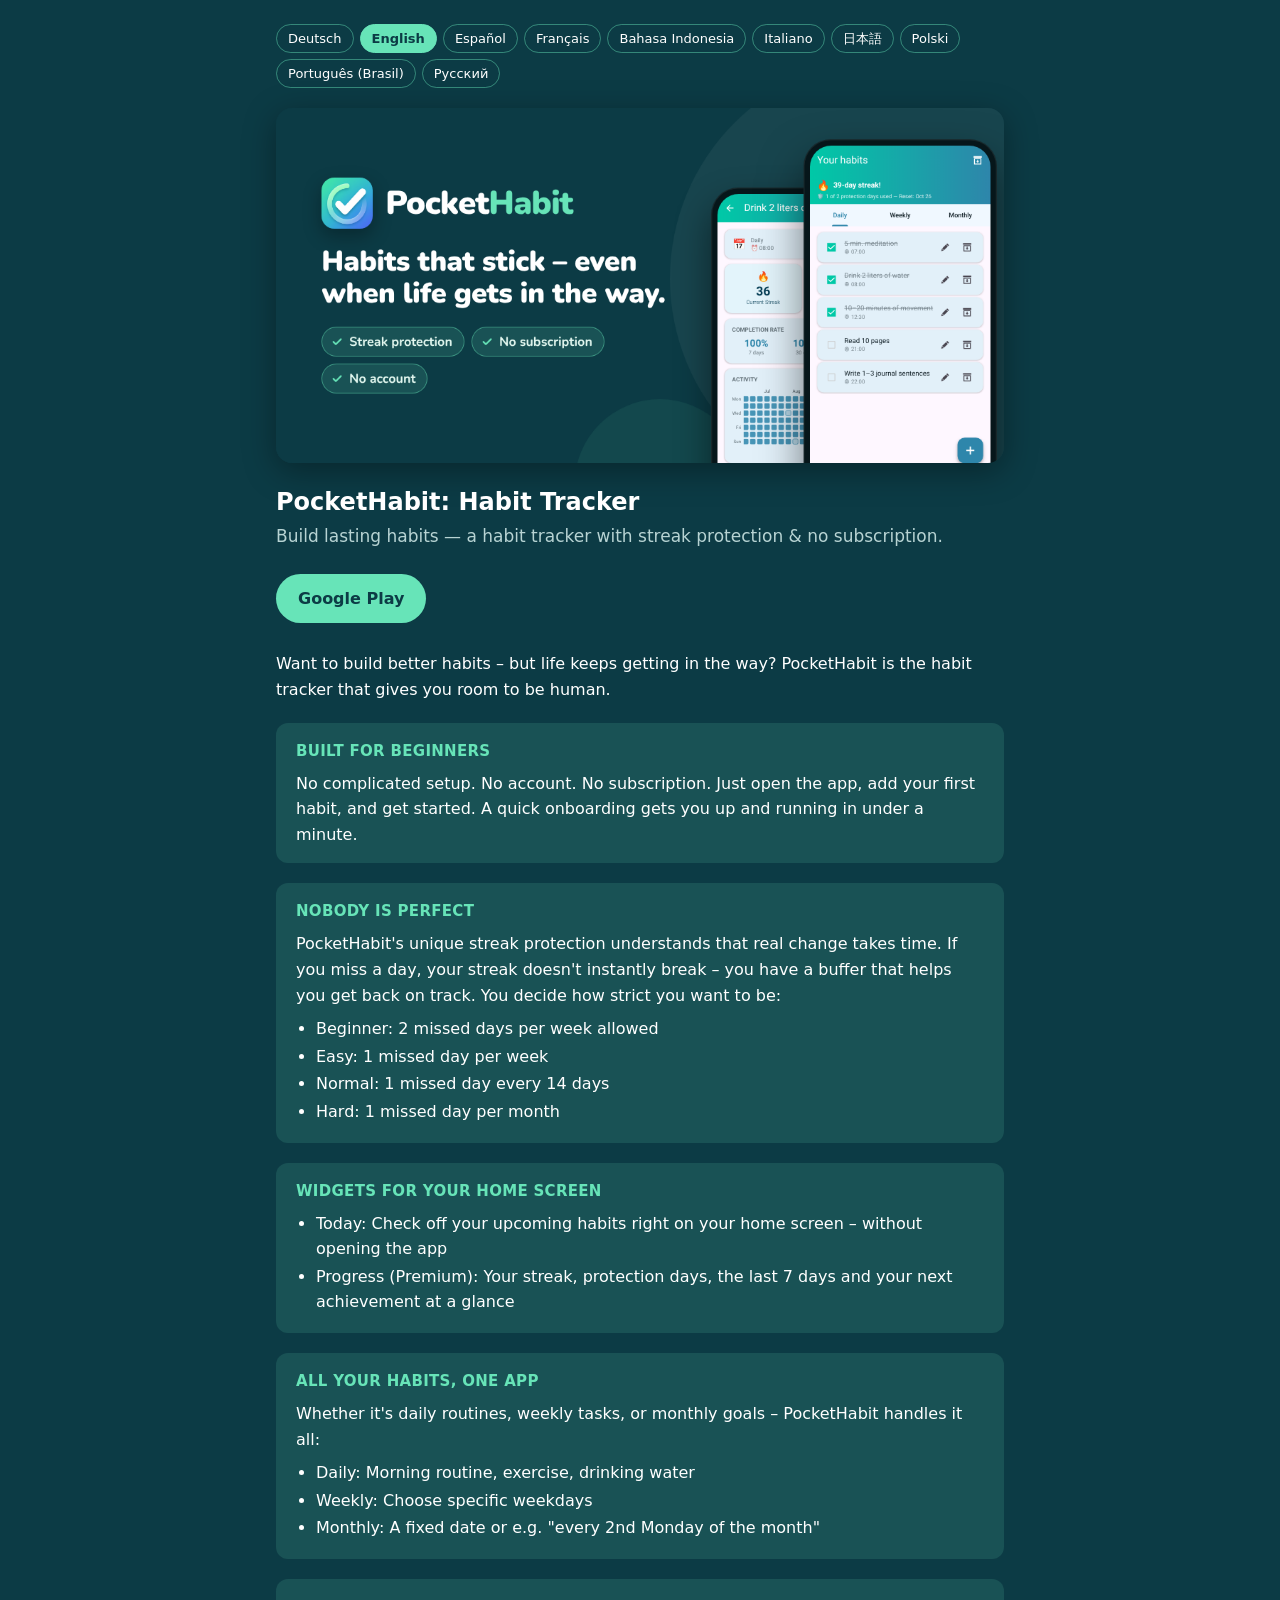
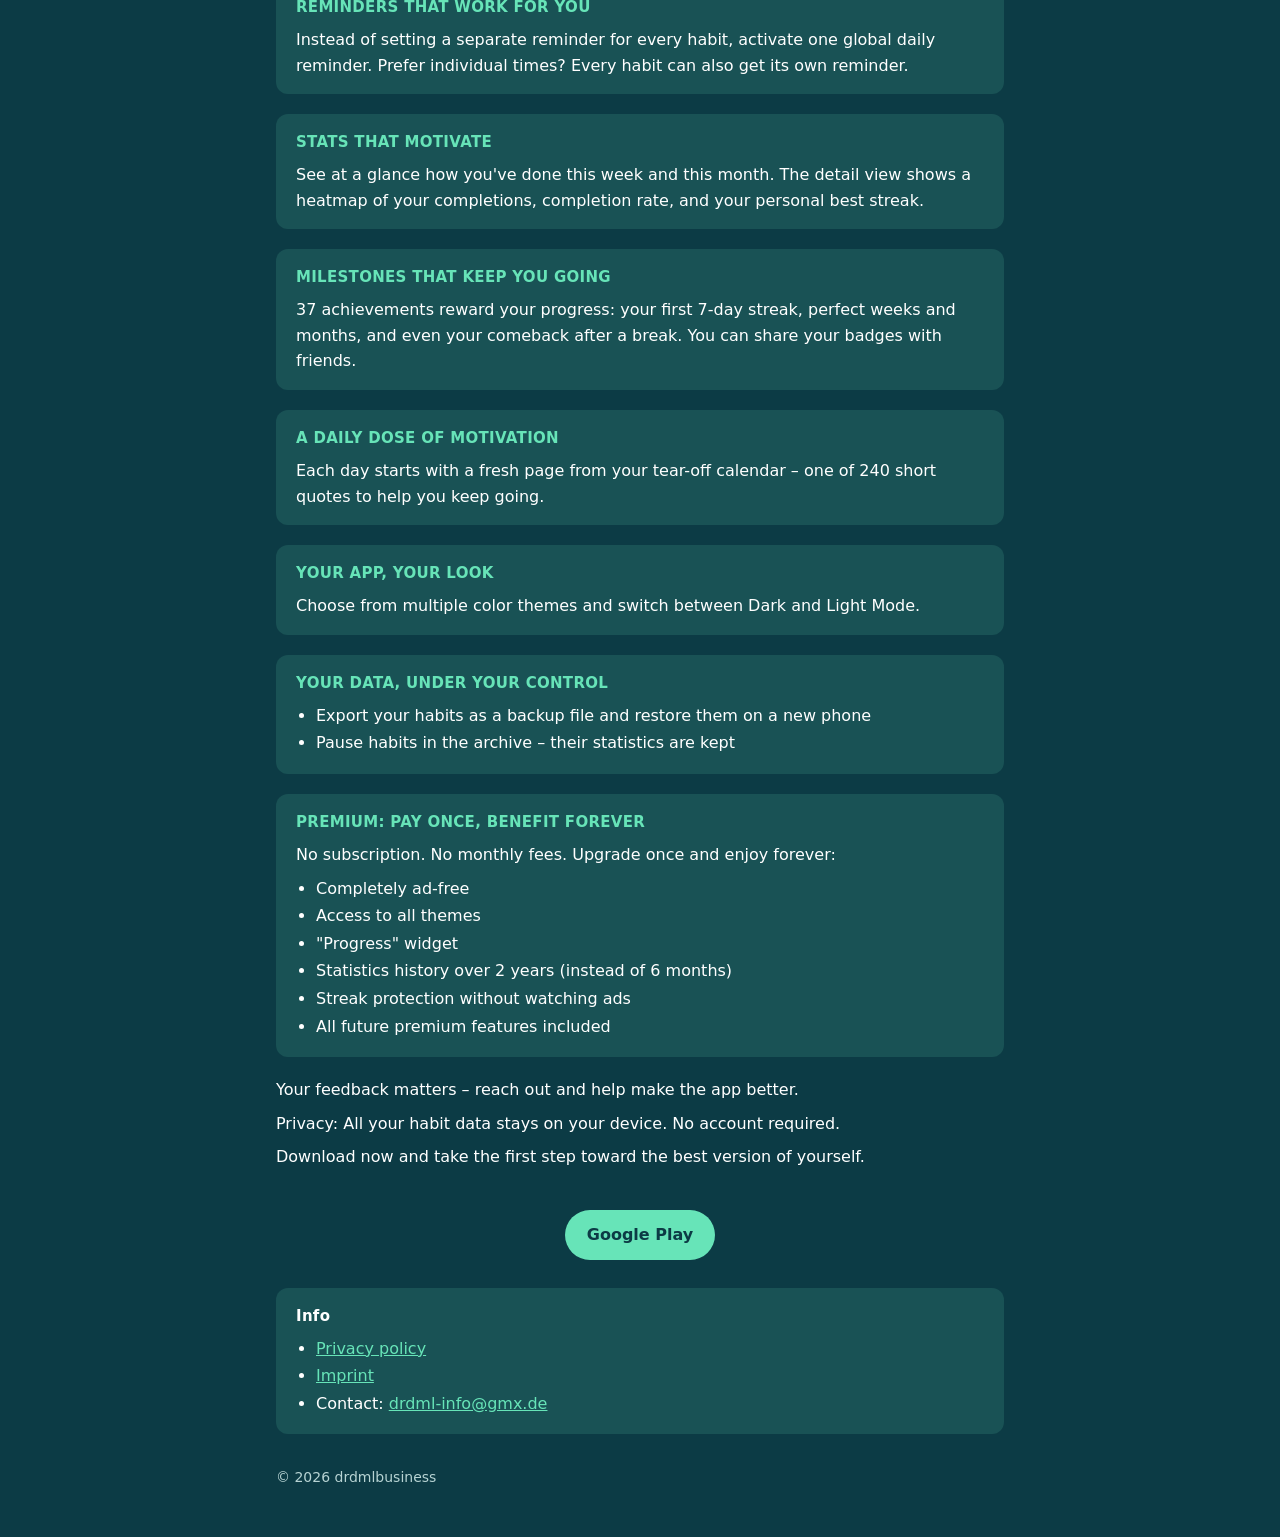
<file: index.html>
<!doctype html>
<html lang="en">
<head>
<meta charset="utf-8">
<meta name="viewport" content="width=device-width, initial-scale=1">
<title>PocketHabit: Habit Tracker</title>
<meta name="description" content="Build lasting habits — a habit tracker with streak protection &amp; no subscription.">
<link rel="canonical" href="https://drdmlbusiness.github.io/">
<link rel="alternate" hreflang="de" href="https://drdmlbusiness.github.io/de/">
<link rel="alternate" hreflang="en" href="https://drdmlbusiness.github.io/">
<link rel="alternate" hreflang="es" href="https://drdmlbusiness.github.io/es/">
<link rel="alternate" hreflang="fr" href="https://drdmlbusiness.github.io/fr/">
<link rel="alternate" hreflang="id" href="https://drdmlbusiness.github.io/id/">
<link rel="alternate" hreflang="it" href="https://drdmlbusiness.github.io/it/">
<link rel="alternate" hreflang="ja" href="https://drdmlbusiness.github.io/ja/">
<link rel="alternate" hreflang="pl" href="https://drdmlbusiness.github.io/pl/">
<link rel="alternate" hreflang="pt-BR" href="https://drdmlbusiness.github.io/pt/">
<link rel="alternate" hreflang="ru" href="https://drdmlbusiness.github.io/ru/">
<link rel="alternate" hreflang="x-default" href="https://drdmlbusiness.github.io/">
<meta property="og:type" content="website">
<meta property="og:site_name" content="PocketHabit">
<meta property="og:title" content="PocketHabit: Habit Tracker">
<meta property="og:description" content="Build lasting habits — a habit tracker with streak protection &amp; no subscription.">
<meta property="og:url" content="https://drdmlbusiness.github.io/">
<meta property="og:image" content="https://drdmlbusiness.github.io/feature-en.png">
<meta property="og:image:width" content="1024">
<meta property="og:image:height" content="500">
<meta property="og:locale" content="en_US">
<meta property="og:locale:alternate" content="de_DE">
<meta property="og:locale:alternate" content="es_ES">
<meta property="og:locale:alternate" content="fr_FR">
<meta property="og:locale:alternate" content="id_ID">
<meta property="og:locale:alternate" content="it_IT">
<meta property="og:locale:alternate" content="ja_JP">
<meta property="og:locale:alternate" content="pl_PL">
<meta property="og:locale:alternate" content="pt_BR">
<meta property="og:locale:alternate" content="ru_RU">
<meta name="twitter:card" content="summary_large_image">
<link rel="stylesheet" href="style.css">
<script type="application/ld+json">
{
  "@context": "https://schema.org",
  "@type": "MobileApplication",
  "name": "PocketHabit",
  "alternateName": "PocketHabit: Habit Tracker",
  "description": "Build lasting habits — a habit tracker with streak protection & no subscription.",
  "inLanguage": "en",
  "url": "https://drdmlbusiness.github.io/",
  "image": "https://drdmlbusiness.github.io/feature-en.png",
  "operatingSystem": "Android",
  "applicationCategory": "HealthApplication",
  "installUrl": "https://play.google.com/store/apps/details?id=com.drdml.pockethabit",
  "offers": {
    "@type": "Offer",
    "price": "0",
    "priceCurrency": "EUR"
  },
  "author": {
    "@type": "Organization",
    "name": "drdmlbusiness",
    "url": "https://drdmlbusiness.github.io/"
  }
}
</script>
</head>
<body>
<main>
  <nav aria-label="Language">
    <a href="de/" hreflang="de" lang="de">Deutsch</a>
    <a href="./" hreflang="en" lang="en" aria-current="page">English</a>
    <a href="es/" hreflang="es" lang="es">Español</a>
    <a href="fr/" hreflang="fr" lang="fr">Français</a>
    <a href="id/" hreflang="id" lang="id">Bahasa Indonesia</a>
    <a href="it/" hreflang="it" lang="it">Italiano</a>
    <a href="ja/" hreflang="ja" lang="ja">日本語</a>
    <a href="pl/" hreflang="pl" lang="pl">Polski</a>
    <a href="pt/" hreflang="pt-BR" lang="pt-BR">Português (Brasil)</a>
    <a href="ru/" hreflang="ru" lang="ru">Русский</a>
  </nav>

  <img class="hero" src="feature-en.png" width="1024" height="500"
       alt="PocketHabit – Build lasting habits — a habit tracker with streak protection &amp; no subscription.">

  <h1>PocketHabit: Habit Tracker</h1>
  <p class="lead">Build lasting habits — a habit tracker with streak protection &amp; no subscription.</p>
  <a class="store" href="https://play.google.com/store/apps/details?id=com.drdml.pockethabit&amp;hl=en&amp;utm_source=website&amp;utm_campaign=site_en">Google Play</a>

  <div class="intro">
    <p>Want to build better habits – but life keeps getting in the way? PocketHabit is the habit tracker that gives you room to be human.</p>
  </div>
  <section>
    <h2>BUILT FOR BEGINNERS</h2>
    <p>No complicated setup. No account. No subscription. Just open the app, add your first habit, and get started. A quick onboarding gets you up and running in under a minute.</p>
  </section>
  <section>
    <h2>NOBODY IS PERFECT</h2>
    <p>PocketHabit&#x27;s unique streak protection understands that real change takes time. If you miss a day, your streak doesn&#x27;t instantly break – you have a buffer that helps you get back on track. You decide how strict you want to be:</p>
    <ul>
      <li>Beginner: 2 missed days per week allowed</li>
      <li>Easy: 1 missed day per week</li>
      <li>Normal: 1 missed day every 14 days</li>
      <li>Hard: 1 missed day per month</li>
    </ul>
  </section>
  <section>
    <h2>WIDGETS FOR YOUR HOME SCREEN</h2>
    <ul>
      <li>Today: Check off your upcoming habits right on your home screen – without opening the app</li>
      <li>Progress (Premium): Your streak, protection days, the last 7 days and your next achievement at a glance</li>
    </ul>
  </section>
  <section>
    <h2>ALL YOUR HABITS, ONE APP</h2>
    <p>Whether it&#x27;s daily routines, weekly tasks, or monthly goals – PocketHabit handles it all:</p>
    <ul>
      <li>Daily: Morning routine, exercise, drinking water</li>
      <li>Weekly: Choose specific weekdays</li>
      <li>Monthly: A fixed date or e.g. &quot;every 2nd Monday of the month&quot;</li>
    </ul>
  </section>
  <section>
    <h2>REMINDERS THAT WORK FOR YOU</h2>
    <p>Instead of setting a separate reminder for every habit, activate one global daily reminder. Prefer individual times? Every habit can also get its own reminder.</p>
  </section>
  <section>
    <h2>STATS THAT MOTIVATE</h2>
    <p>See at a glance how you&#x27;ve done this week and this month. The detail view shows a heatmap of your completions, completion rate, and your personal best streak.</p>
  </section>
  <section>
    <h2>MILESTONES THAT KEEP YOU GOING</h2>
    <p>37 achievements reward your progress: your first 7-day streak, perfect weeks and months, and even your comeback after a break. You can share your badges with friends.</p>
  </section>
  <section>
    <h2>A DAILY DOSE OF MOTIVATION</h2>
    <p>Each day starts with a fresh page from your tear-off calendar – one of 240 short quotes to help you keep going.</p>
  </section>
  <section>
    <h2>YOUR APP, YOUR LOOK</h2>
    <p>Choose from multiple color themes and switch between Dark and Light Mode.</p>
  </section>
  <section>
    <h2>YOUR DATA, UNDER YOUR CONTROL</h2>
    <ul>
      <li>Export your habits as a backup file and restore them on a new phone</li>
      <li>Pause habits in the archive – their statistics are kept</li>
    </ul>
  </section>
  <section>
    <h2>PREMIUM: PAY ONCE, BENEFIT FOREVER</h2>
    <p>No subscription. No monthly fees. Upgrade once and enjoy forever:</p>
    <ul>
      <li>Completely ad-free</li>
      <li>Access to all themes</li>
      <li>&quot;Progress&quot; widget</li>
      <li>Statistics history over 2 years (instead of 6 months)</li>
      <li>Streak protection without watching ads</li>
      <li>All future premium features included</li>
    </ul>
  </section>
  <div class="outro">
    <p>Your feedback matters – reach out and help make the app better.</p>
    <p>Privacy: All your habit data stays on your device. No account required.</p>
    <p>Download now and take the first step toward the best version of yourself.</p>
  </div>

  <p class="cta"><a class="store" href="https://play.google.com/store/apps/details?id=com.drdml.pockethabit&amp;hl=en&amp;utm_source=website&amp;utm_campaign=site_en">Google Play</a></p>

  <section class="info">
    <h2>Info</h2>
    <ul>
      <li><a href="https://sites.google.com/view/datenschutzpockethabit/english-en">Privacy policy</a></li>
      <li><a href="https://sites.google.com/view/datenschutzpockethabit/impressum">Imprint</a></li>
      <li>Contact: <a href="mailto:drdml-info@gmx.de">drdml-info@gmx.de</a></li>
    </ul>
  </section>

  <footer>© 2026 drdmlbusiness</footer>
</main>
<script>
  (function () {
    var m = /[?&]lang=([a-z]{2})/.exec(location.search);
    if (!m) return;
    var c = m[1] === "in" ? "id" : m[1];
    if (["de", "es", "fr", "id", "it", "ja", "pl", "pt", "ru"].indexOf(c) >= 0) location.replace(c + "/");
  })();
</script>
</body>
</html>
</file>
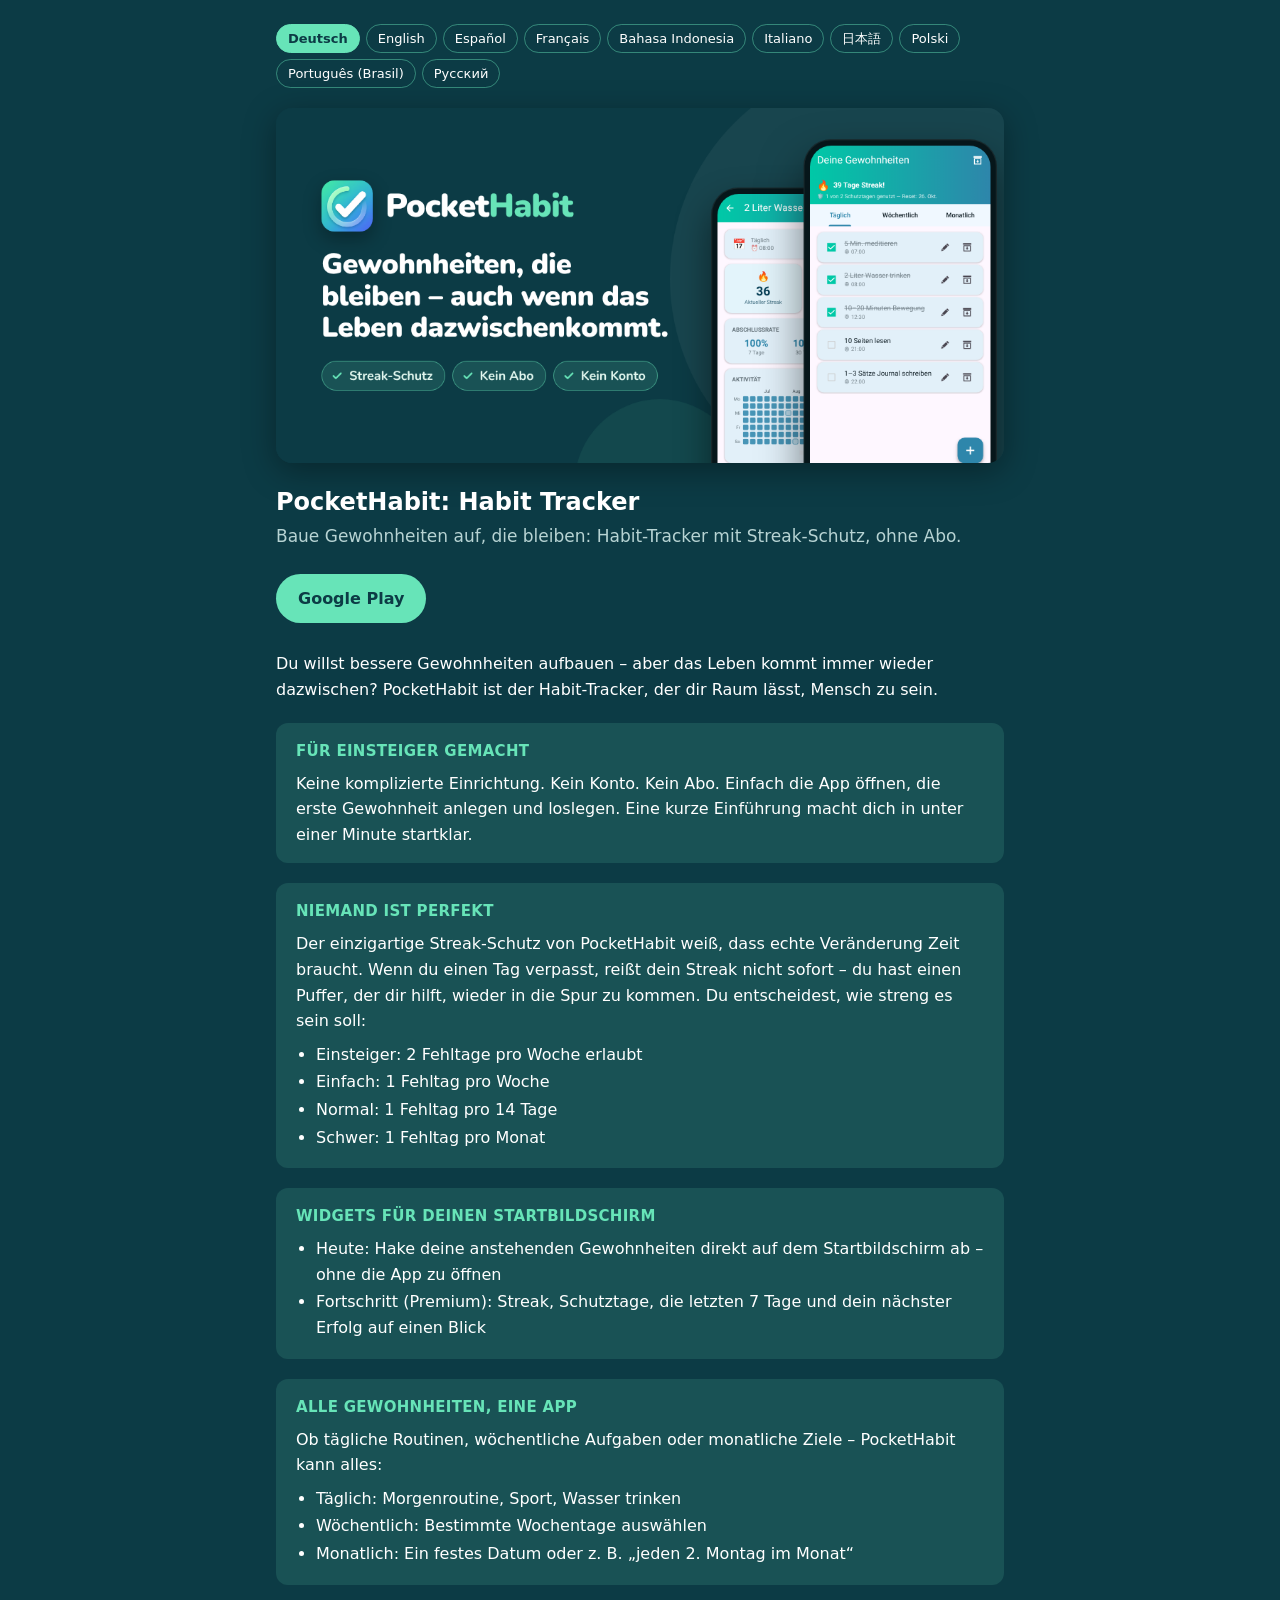
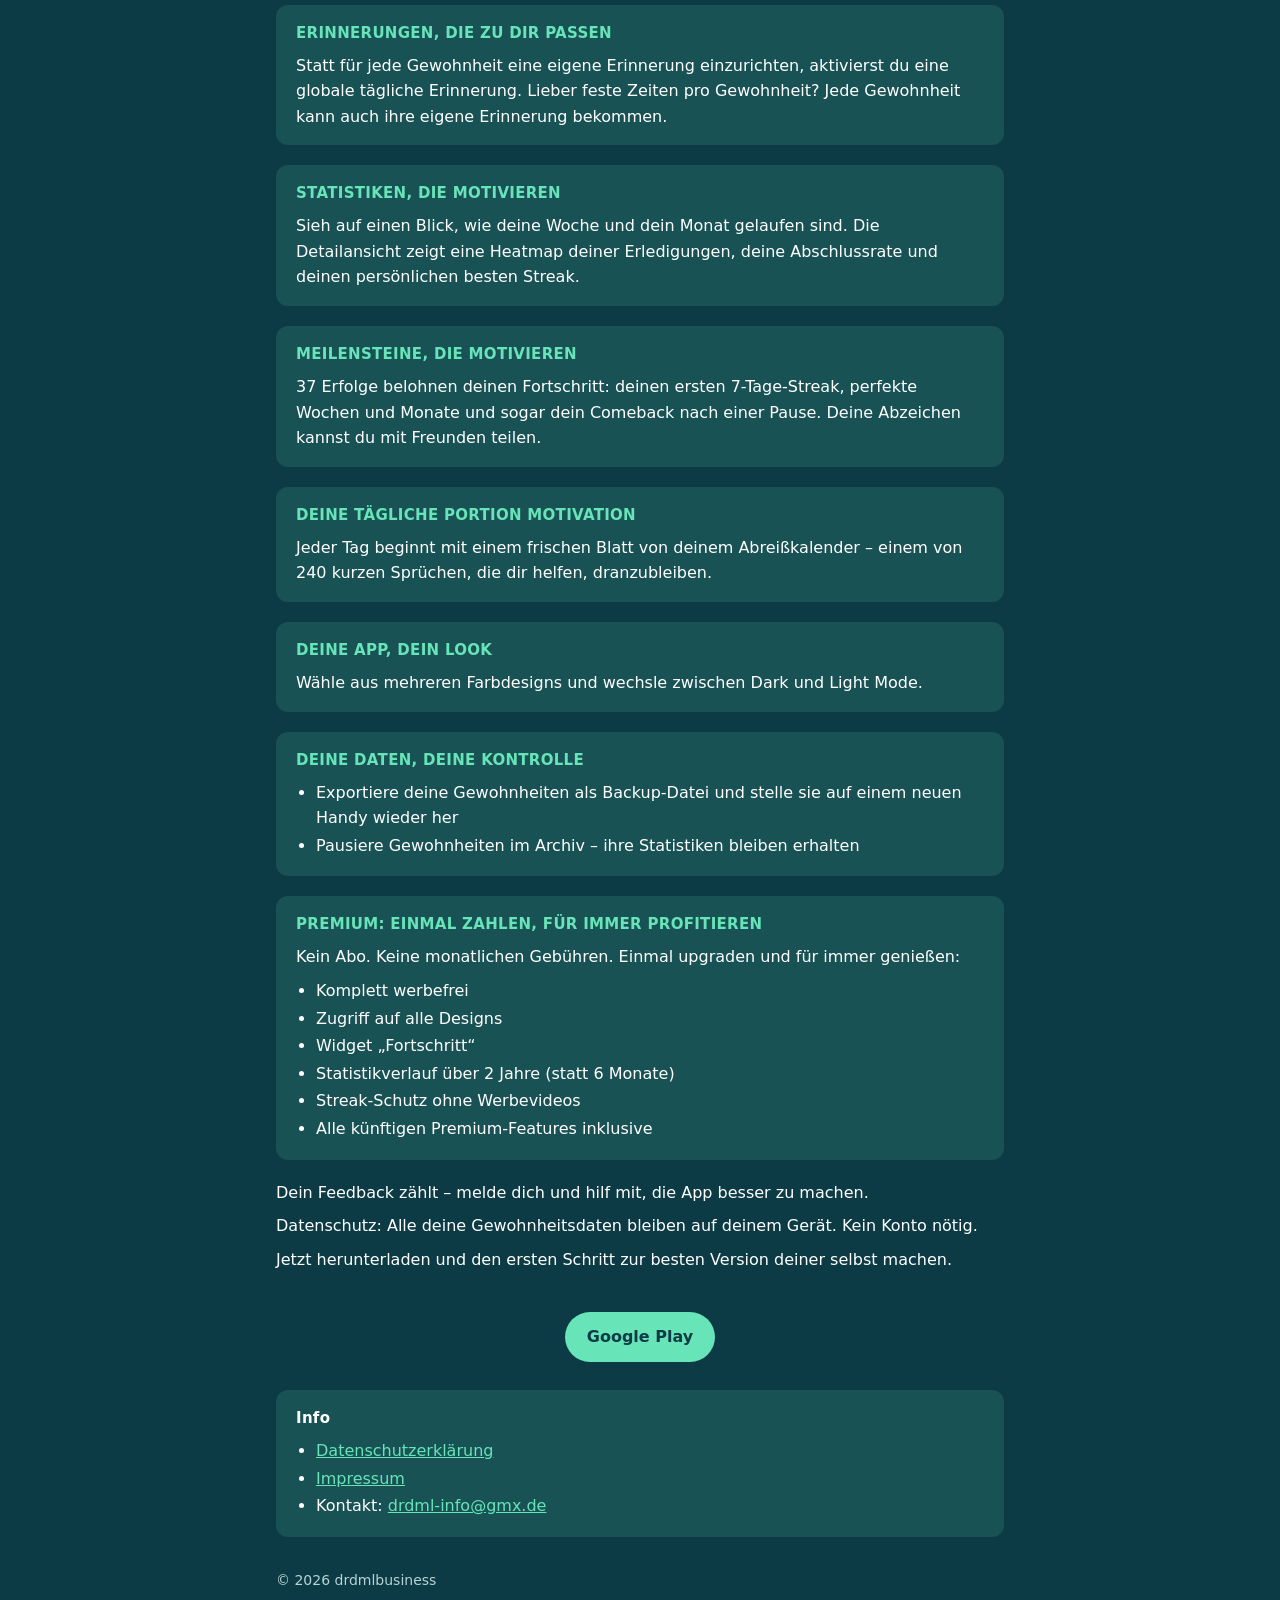
<file: de/index.html>
<!doctype html>
<html lang="de">
<head>
<meta charset="utf-8">
<meta name="viewport" content="width=device-width, initial-scale=1">
<title>PocketHabit: Habit Tracker</title>
<meta name="description" content="Baue Gewohnheiten auf, die bleiben: Habit-Tracker mit Streak-Schutz, ohne Abo.">
<link rel="canonical" href="https://drdmlbusiness.github.io/de/">
<link rel="alternate" hreflang="de" href="https://drdmlbusiness.github.io/de/">
<link rel="alternate" hreflang="en" href="https://drdmlbusiness.github.io/">
<link rel="alternate" hreflang="es" href="https://drdmlbusiness.github.io/es/">
<link rel="alternate" hreflang="fr" href="https://drdmlbusiness.github.io/fr/">
<link rel="alternate" hreflang="id" href="https://drdmlbusiness.github.io/id/">
<link rel="alternate" hreflang="it" href="https://drdmlbusiness.github.io/it/">
<link rel="alternate" hreflang="ja" href="https://drdmlbusiness.github.io/ja/">
<link rel="alternate" hreflang="pl" href="https://drdmlbusiness.github.io/pl/">
<link rel="alternate" hreflang="pt-BR" href="https://drdmlbusiness.github.io/pt/">
<link rel="alternate" hreflang="ru" href="https://drdmlbusiness.github.io/ru/">
<link rel="alternate" hreflang="x-default" href="https://drdmlbusiness.github.io/">
<meta property="og:type" content="website">
<meta property="og:site_name" content="PocketHabit">
<meta property="og:title" content="PocketHabit: Habit Tracker">
<meta property="og:description" content="Baue Gewohnheiten auf, die bleiben: Habit-Tracker mit Streak-Schutz, ohne Abo.">
<meta property="og:url" content="https://drdmlbusiness.github.io/de/">
<meta property="og:image" content="https://drdmlbusiness.github.io/feature-de.png">
<meta property="og:image:width" content="1024">
<meta property="og:image:height" content="500">
<meta property="og:locale" content="de_DE">
<meta property="og:locale:alternate" content="en_US">
<meta property="og:locale:alternate" content="es_ES">
<meta property="og:locale:alternate" content="fr_FR">
<meta property="og:locale:alternate" content="id_ID">
<meta property="og:locale:alternate" content="it_IT">
<meta property="og:locale:alternate" content="ja_JP">
<meta property="og:locale:alternate" content="pl_PL">
<meta property="og:locale:alternate" content="pt_BR">
<meta property="og:locale:alternate" content="ru_RU">
<meta name="twitter:card" content="summary_large_image">
<link rel="stylesheet" href="../style.css">
<script type="application/ld+json">
{
  "@context": "https://schema.org",
  "@type": "MobileApplication",
  "name": "PocketHabit",
  "alternateName": "PocketHabit: Habit Tracker",
  "description": "Baue Gewohnheiten auf, die bleiben: Habit-Tracker mit Streak-Schutz, ohne Abo.",
  "inLanguage": "de",
  "url": "https://drdmlbusiness.github.io/de/",
  "image": "https://drdmlbusiness.github.io/feature-de.png",
  "operatingSystem": "Android",
  "applicationCategory": "HealthApplication",
  "installUrl": "https://play.google.com/store/apps/details?id=com.drdml.pockethabit",
  "offers": {
    "@type": "Offer",
    "price": "0",
    "priceCurrency": "EUR"
  },
  "author": {
    "@type": "Organization",
    "name": "drdmlbusiness",
    "url": "https://drdmlbusiness.github.io/"
  }
}
</script>
</head>
<body>
<main>
  <nav aria-label="Language">
    <a href="../de/" hreflang="de" lang="de" aria-current="page">Deutsch</a>
    <a href="../" hreflang="en" lang="en">English</a>
    <a href="../es/" hreflang="es" lang="es">Español</a>
    <a href="../fr/" hreflang="fr" lang="fr">Français</a>
    <a href="../id/" hreflang="id" lang="id">Bahasa Indonesia</a>
    <a href="../it/" hreflang="it" lang="it">Italiano</a>
    <a href="../ja/" hreflang="ja" lang="ja">日本語</a>
    <a href="../pl/" hreflang="pl" lang="pl">Polski</a>
    <a href="../pt/" hreflang="pt-BR" lang="pt-BR">Português (Brasil)</a>
    <a href="../ru/" hreflang="ru" lang="ru">Русский</a>
  </nav>

  <img class="hero" src="../feature-de.png" width="1024" height="500"
       alt="PocketHabit – Baue Gewohnheiten auf, die bleiben: Habit-Tracker mit Streak-Schutz, ohne Abo.">

  <h1>PocketHabit: Habit Tracker</h1>
  <p class="lead">Baue Gewohnheiten auf, die bleiben: Habit-Tracker mit Streak-Schutz, ohne Abo.</p>
  <a class="store" href="https://play.google.com/store/apps/details?id=com.drdml.pockethabit&amp;hl=de&amp;utm_source=website&amp;utm_campaign=site_de">Google Play</a>

  <div class="intro">
    <p>Du willst bessere Gewohnheiten aufbauen – aber das Leben kommt immer wieder dazwischen? PocketHabit ist der Habit-Tracker, der dir Raum lässt, Mensch zu sein.</p>
  </div>
  <section>
    <h2>FÜR EINSTEIGER GEMACHT</h2>
    <p>Keine komplizierte Einrichtung. Kein Konto. Kein Abo. Einfach die App öffnen, die erste Gewohnheit anlegen und loslegen. Eine kurze Einführung macht dich in unter einer Minute startklar.</p>
  </section>
  <section>
    <h2>NIEMAND IST PERFEKT</h2>
    <p>Der einzigartige Streak-Schutz von PocketHabit weiß, dass echte Veränderung Zeit braucht. Wenn du einen Tag verpasst, reißt dein Streak nicht sofort – du hast einen Puffer, der dir hilft, wieder in die Spur zu kommen. Du entscheidest, wie streng es sein soll:</p>
    <ul>
      <li>Einsteiger: 2 Fehltage pro Woche erlaubt</li>
      <li>Einfach: 1 Fehltag pro Woche</li>
      <li>Normal: 1 Fehltag pro 14 Tage</li>
      <li>Schwer: 1 Fehltag pro Monat</li>
    </ul>
  </section>
  <section>
    <h2>WIDGETS FÜR DEINEN STARTBILDSCHIRM</h2>
    <ul>
      <li>Heute: Hake deine anstehenden Gewohnheiten direkt auf dem Startbildschirm ab – ohne die App zu öffnen</li>
      <li>Fortschritt (Premium): Streak, Schutztage, die letzten 7 Tage und dein nächster Erfolg auf einen Blick</li>
    </ul>
  </section>
  <section>
    <h2>ALLE GEWOHNHEITEN, EINE APP</h2>
    <p>Ob tägliche Routinen, wöchentliche Aufgaben oder monatliche Ziele – PocketHabit kann alles:</p>
    <ul>
      <li>Täglich: Morgenroutine, Sport, Wasser trinken</li>
      <li>Wöchentlich: Bestimmte Wochentage auswählen</li>
      <li>Monatlich: Ein festes Datum oder z. B. „jeden 2. Montag im Monat“</li>
    </ul>
  </section>
  <section>
    <h2>ERINNERUNGEN, DIE ZU DIR PASSEN</h2>
    <p>Statt für jede Gewohnheit eine eigene Erinnerung einzurichten, aktivierst du eine globale tägliche Erinnerung. Lieber feste Zeiten pro Gewohnheit? Jede Gewohnheit kann auch ihre eigene Erinnerung bekommen.</p>
  </section>
  <section>
    <h2>STATISTIKEN, DIE MOTIVIEREN</h2>
    <p>Sieh auf einen Blick, wie deine Woche und dein Monat gelaufen sind. Die Detailansicht zeigt eine Heatmap deiner Erledigungen, deine Abschlussrate und deinen persönlichen besten Streak.</p>
  </section>
  <section>
    <h2>MEILENSTEINE, DIE MOTIVIEREN</h2>
    <p>37 Erfolge belohnen deinen Fortschritt: deinen ersten 7-Tage-Streak, perfekte Wochen und Monate und sogar dein Comeback nach einer Pause. Deine Abzeichen kannst du mit Freunden teilen.</p>
  </section>
  <section>
    <h2>DEINE TÄGLICHE PORTION MOTIVATION</h2>
    <p>Jeder Tag beginnt mit einem frischen Blatt von deinem Abreißkalender – einem von 240 kurzen Sprüchen, die dir helfen, dranzubleiben.</p>
  </section>
  <section>
    <h2>DEINE APP, DEIN LOOK</h2>
    <p>Wähle aus mehreren Farbdesigns und wechsle zwischen Dark und Light Mode.</p>
  </section>
  <section>
    <h2>DEINE DATEN, DEINE KONTROLLE</h2>
    <ul>
      <li>Exportiere deine Gewohnheiten als Backup-Datei und stelle sie auf einem neuen Handy wieder her</li>
      <li>Pausiere Gewohnheiten im Archiv – ihre Statistiken bleiben erhalten</li>
    </ul>
  </section>
  <section>
    <h2>PREMIUM: EINMAL ZAHLEN, FÜR IMMER PROFITIEREN</h2>
    <p>Kein Abo. Keine monatlichen Gebühren. Einmal upgraden und für immer genießen:</p>
    <ul>
      <li>Komplett werbefrei</li>
      <li>Zugriff auf alle Designs</li>
      <li>Widget „Fortschritt“</li>
      <li>Statistikverlauf über 2 Jahre (statt 6 Monate)</li>
      <li>Streak-Schutz ohne Werbevideos</li>
      <li>Alle künftigen Premium-Features inklusive</li>
    </ul>
  </section>
  <div class="outro">
    <p>Dein Feedback zählt – melde dich und hilf mit, die App besser zu machen.</p>
    <p>Datenschutz: Alle deine Gewohnheitsdaten bleiben auf deinem Gerät. Kein Konto nötig.</p>
    <p>Jetzt herunterladen und den ersten Schritt zur besten Version deiner selbst machen.</p>
  </div>

  <p class="cta"><a class="store" href="https://play.google.com/store/apps/details?id=com.drdml.pockethabit&amp;hl=de&amp;utm_source=website&amp;utm_campaign=site_de">Google Play</a></p>

  <section class="info">
    <h2>Info</h2>
    <ul>
      <li><a href="https://sites.google.com/view/datenschutzpockethabit/deutsch-de">Datenschutzerklärung</a></li>
      <li><a href="https://sites.google.com/view/datenschutzpockethabit/impressum">Impressum</a></li>
      <li>Kontakt: <a href="mailto:drdml-info@gmx.de">drdml-info@gmx.de</a></li>
    </ul>
  </section>

  <footer>© 2026 drdmlbusiness</footer>
</main>
</body>
</html>
</file>
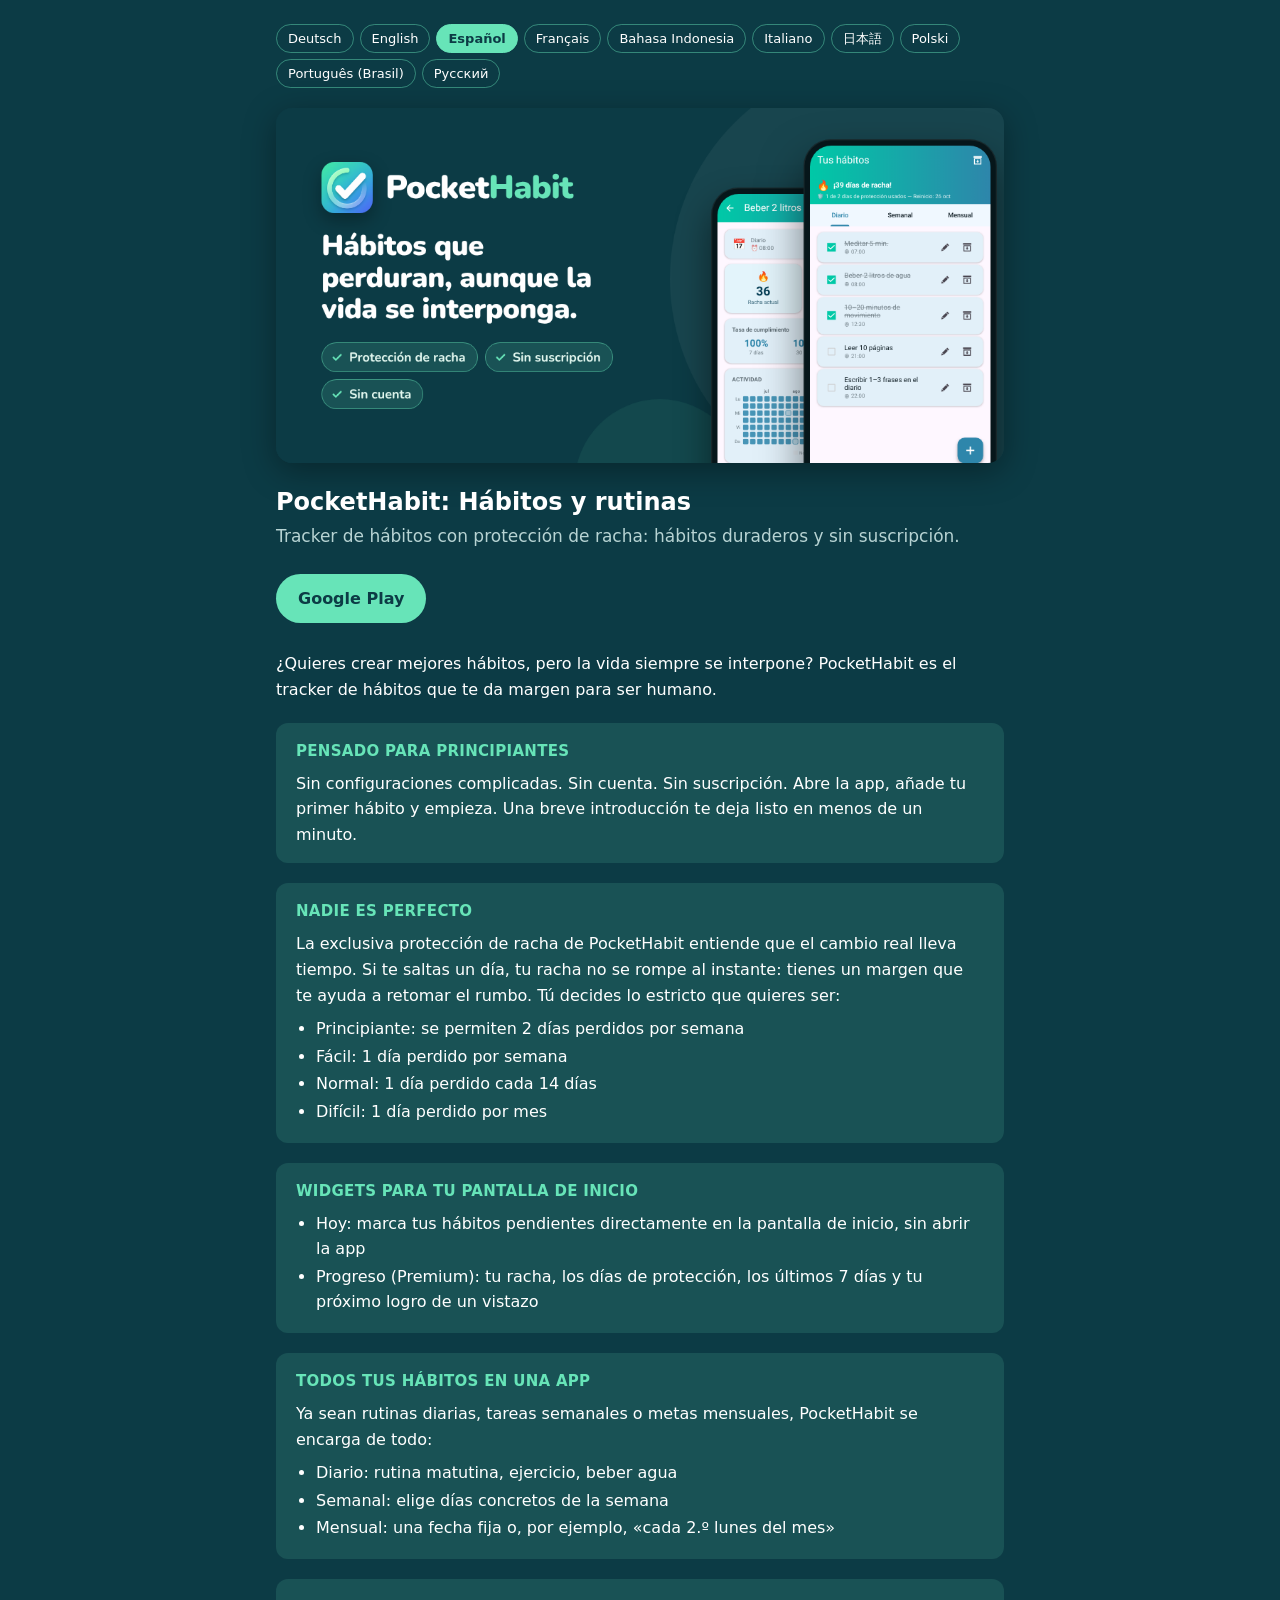
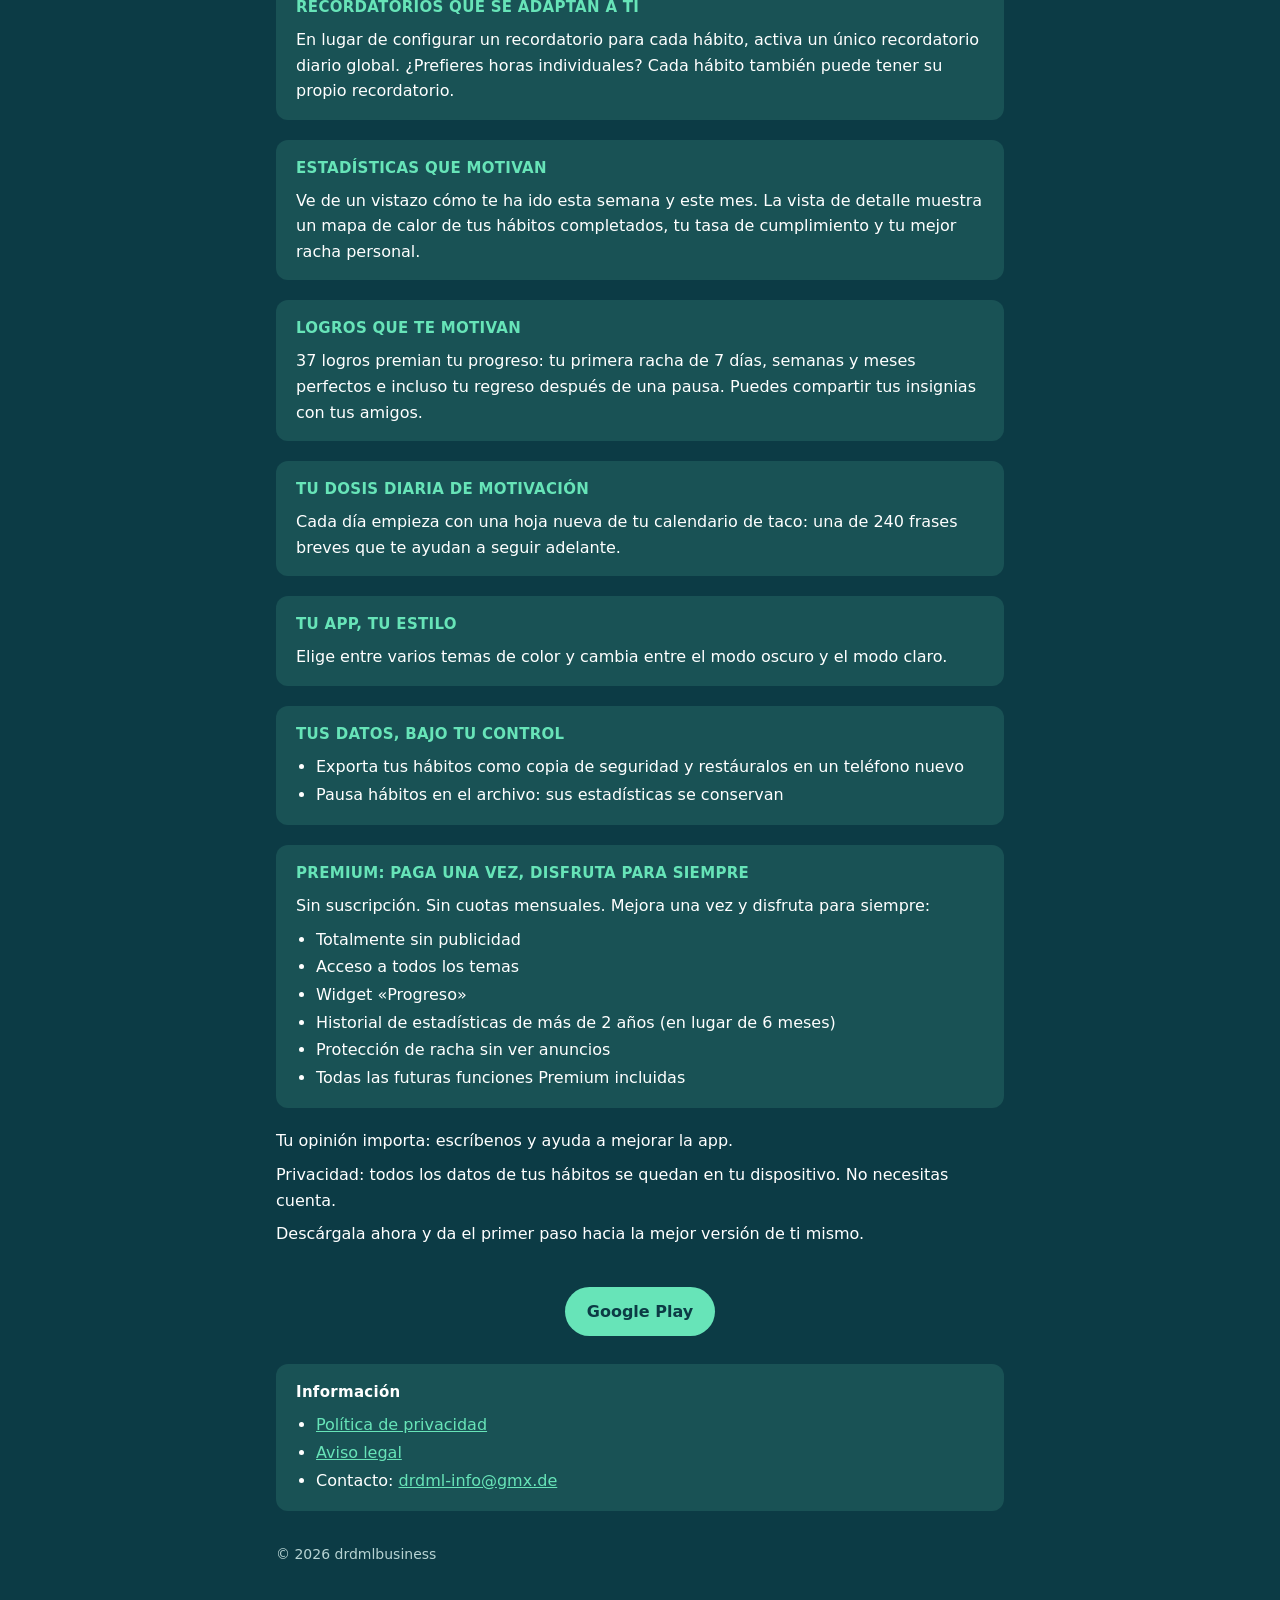
<file: es/index.html>
<!doctype html>
<html lang="es">
<head>
<meta charset="utf-8">
<meta name="viewport" content="width=device-width, initial-scale=1">
<title>PocketHabit: Hábitos y rutinas</title>
<meta name="description" content="Tracker de hábitos con protección de racha: hábitos duraderos y sin suscripción.">
<link rel="canonical" href="https://drdmlbusiness.github.io/es/">
<link rel="alternate" hreflang="de" href="https://drdmlbusiness.github.io/de/">
<link rel="alternate" hreflang="en" href="https://drdmlbusiness.github.io/">
<link rel="alternate" hreflang="es" href="https://drdmlbusiness.github.io/es/">
<link rel="alternate" hreflang="fr" href="https://drdmlbusiness.github.io/fr/">
<link rel="alternate" hreflang="id" href="https://drdmlbusiness.github.io/id/">
<link rel="alternate" hreflang="it" href="https://drdmlbusiness.github.io/it/">
<link rel="alternate" hreflang="ja" href="https://drdmlbusiness.github.io/ja/">
<link rel="alternate" hreflang="pl" href="https://drdmlbusiness.github.io/pl/">
<link rel="alternate" hreflang="pt-BR" href="https://drdmlbusiness.github.io/pt/">
<link rel="alternate" hreflang="ru" href="https://drdmlbusiness.github.io/ru/">
<link rel="alternate" hreflang="x-default" href="https://drdmlbusiness.github.io/">
<meta property="og:type" content="website">
<meta property="og:site_name" content="PocketHabit">
<meta property="og:title" content="PocketHabit: Hábitos y rutinas">
<meta property="og:description" content="Tracker de hábitos con protección de racha: hábitos duraderos y sin suscripción.">
<meta property="og:url" content="https://drdmlbusiness.github.io/es/">
<meta property="og:image" content="https://drdmlbusiness.github.io/feature-es.png">
<meta property="og:image:width" content="1024">
<meta property="og:image:height" content="500">
<meta property="og:locale" content="es_ES">
<meta property="og:locale:alternate" content="de_DE">
<meta property="og:locale:alternate" content="en_US">
<meta property="og:locale:alternate" content="fr_FR">
<meta property="og:locale:alternate" content="id_ID">
<meta property="og:locale:alternate" content="it_IT">
<meta property="og:locale:alternate" content="ja_JP">
<meta property="og:locale:alternate" content="pl_PL">
<meta property="og:locale:alternate" content="pt_BR">
<meta property="og:locale:alternate" content="ru_RU">
<meta name="twitter:card" content="summary_large_image">
<link rel="stylesheet" href="../style.css">
<script type="application/ld+json">
{
  "@context": "https://schema.org",
  "@type": "MobileApplication",
  "name": "PocketHabit",
  "alternateName": "PocketHabit: Hábitos y rutinas",
  "description": "Tracker de hábitos con protección de racha: hábitos duraderos y sin suscripción.",
  "inLanguage": "es",
  "url": "https://drdmlbusiness.github.io/es/",
  "image": "https://drdmlbusiness.github.io/feature-es.png",
  "operatingSystem": "Android",
  "applicationCategory": "HealthApplication",
  "installUrl": "https://play.google.com/store/apps/details?id=com.drdml.pockethabit",
  "offers": {
    "@type": "Offer",
    "price": "0",
    "priceCurrency": "EUR"
  },
  "author": {
    "@type": "Organization",
    "name": "drdmlbusiness",
    "url": "https://drdmlbusiness.github.io/"
  }
}
</script>
</head>
<body>
<main>
  <nav aria-label="Language">
    <a href="../de/" hreflang="de" lang="de">Deutsch</a>
    <a href="../" hreflang="en" lang="en">English</a>
    <a href="../es/" hreflang="es" lang="es" aria-current="page">Español</a>
    <a href="../fr/" hreflang="fr" lang="fr">Français</a>
    <a href="../id/" hreflang="id" lang="id">Bahasa Indonesia</a>
    <a href="../it/" hreflang="it" lang="it">Italiano</a>
    <a href="../ja/" hreflang="ja" lang="ja">日本語</a>
    <a href="../pl/" hreflang="pl" lang="pl">Polski</a>
    <a href="../pt/" hreflang="pt-BR" lang="pt-BR">Português (Brasil)</a>
    <a href="../ru/" hreflang="ru" lang="ru">Русский</a>
  </nav>

  <img class="hero" src="../feature-es.png" width="1024" height="500"
       alt="PocketHabit – Tracker de hábitos con protección de racha: hábitos duraderos y sin suscripción.">

  <h1>PocketHabit: Hábitos y rutinas</h1>
  <p class="lead">Tracker de hábitos con protección de racha: hábitos duraderos y sin suscripción.</p>
  <a class="store" href="https://play.google.com/store/apps/details?id=com.drdml.pockethabit&amp;hl=es&amp;utm_source=website&amp;utm_campaign=site_es">Google Play</a>

  <div class="intro">
    <p>¿Quieres crear mejores hábitos, pero la vida siempre se interpone? PocketHabit es el tracker de hábitos que te da margen para ser humano.</p>
  </div>
  <section>
    <h2>PENSADO PARA PRINCIPIANTES</h2>
    <p>Sin configuraciones complicadas. Sin cuenta. Sin suscripción. Abre la app, añade tu primer hábito y empieza. Una breve introducción te deja listo en menos de un minuto.</p>
  </section>
  <section>
    <h2>NADIE ES PERFECTO</h2>
    <p>La exclusiva protección de racha de PocketHabit entiende que el cambio real lleva tiempo. Si te saltas un día, tu racha no se rompe al instante: tienes un margen que te ayuda a retomar el rumbo. Tú decides lo estricto que quieres ser:</p>
    <ul>
      <li>Principiante: se permiten 2 días perdidos por semana</li>
      <li>Fácil: 1 día perdido por semana</li>
      <li>Normal: 1 día perdido cada 14 días</li>
      <li>Difícil: 1 día perdido por mes</li>
    </ul>
  </section>
  <section>
    <h2>WIDGETS PARA TU PANTALLA DE INICIO</h2>
    <ul>
      <li>Hoy: marca tus hábitos pendientes directamente en la pantalla de inicio, sin abrir la app</li>
      <li>Progreso (Premium): tu racha, los días de protección, los últimos 7 días y tu próximo logro de un vistazo</li>
    </ul>
  </section>
  <section>
    <h2>TODOS TUS HÁBITOS EN UNA APP</h2>
    <p>Ya sean rutinas diarias, tareas semanales o metas mensuales, PocketHabit se encarga de todo:</p>
    <ul>
      <li>Diario: rutina matutina, ejercicio, beber agua</li>
      <li>Semanal: elige días concretos de la semana</li>
      <li>Mensual: una fecha fija o, por ejemplo, «cada 2.º lunes del mes»</li>
    </ul>
  </section>
  <section>
    <h2>RECORDATORIOS QUE SE ADAPTAN A TI</h2>
    <p>En lugar de configurar un recordatorio para cada hábito, activa un único recordatorio diario global. ¿Prefieres horas individuales? Cada hábito también puede tener su propio recordatorio.</p>
  </section>
  <section>
    <h2>ESTADÍSTICAS QUE MOTIVAN</h2>
    <p>Ve de un vistazo cómo te ha ido esta semana y este mes. La vista de detalle muestra un mapa de calor de tus hábitos completados, tu tasa de cumplimiento y tu mejor racha personal.</p>
  </section>
  <section>
    <h2>LOGROS QUE TE MOTIVAN</h2>
    <p>37 logros premian tu progreso: tu primera racha de 7 días, semanas y meses perfectos e incluso tu regreso después de una pausa. Puedes compartir tus insignias con tus amigos.</p>
  </section>
  <section>
    <h2>TU DOSIS DIARIA DE MOTIVACIÓN</h2>
    <p>Cada día empieza con una hoja nueva de tu calendario de taco: una de 240 frases breves que te ayudan a seguir adelante.</p>
  </section>
  <section>
    <h2>TU APP, TU ESTILO</h2>
    <p>Elige entre varios temas de color y cambia entre el modo oscuro y el modo claro.</p>
  </section>
  <section>
    <h2>TUS DATOS, BAJO TU CONTROL</h2>
    <ul>
      <li>Exporta tus hábitos como copia de seguridad y restáuralos en un teléfono nuevo</li>
      <li>Pausa hábitos en el archivo: sus estadísticas se conservan</li>
    </ul>
  </section>
  <section>
    <h2>PREMIUM: PAGA UNA VEZ, DISFRUTA PARA SIEMPRE</h2>
    <p>Sin suscripción. Sin cuotas mensuales. Mejora una vez y disfruta para siempre:</p>
    <ul>
      <li>Totalmente sin publicidad</li>
      <li>Acceso a todos los temas</li>
      <li>Widget «Progreso»</li>
      <li>Historial de estadísticas de más de 2 años (en lugar de 6 meses)</li>
      <li>Protección de racha sin ver anuncios</li>
      <li>Todas las futuras funciones Premium incluidas</li>
    </ul>
  </section>
  <div class="outro">
    <p>Tu opinión importa: escríbenos y ayuda a mejorar la app.</p>
    <p>Privacidad: todos los datos de tus hábitos se quedan en tu dispositivo. No necesitas cuenta.</p>
    <p>Descárgala ahora y da el primer paso hacia la mejor versión de ti mismo.</p>
  </div>

  <p class="cta"><a class="store" href="https://play.google.com/store/apps/details?id=com.drdml.pockethabit&amp;hl=es&amp;utm_source=website&amp;utm_campaign=site_es">Google Play</a></p>

  <section class="info">
    <h2>Información</h2>
    <ul>
      <li><a href="https://sites.google.com/view/datenschutzpockethabit/english-en">Política de privacidad</a></li>
      <li><a href="https://sites.google.com/view/datenschutzpockethabit/impressum">Aviso legal</a></li>
      <li>Contacto: <a href="mailto:drdml-info@gmx.de">drdml-info@gmx.de</a></li>
    </ul>
  </section>

  <footer>© 2026 drdmlbusiness</footer>
</main>
</body>
</html>
</file>
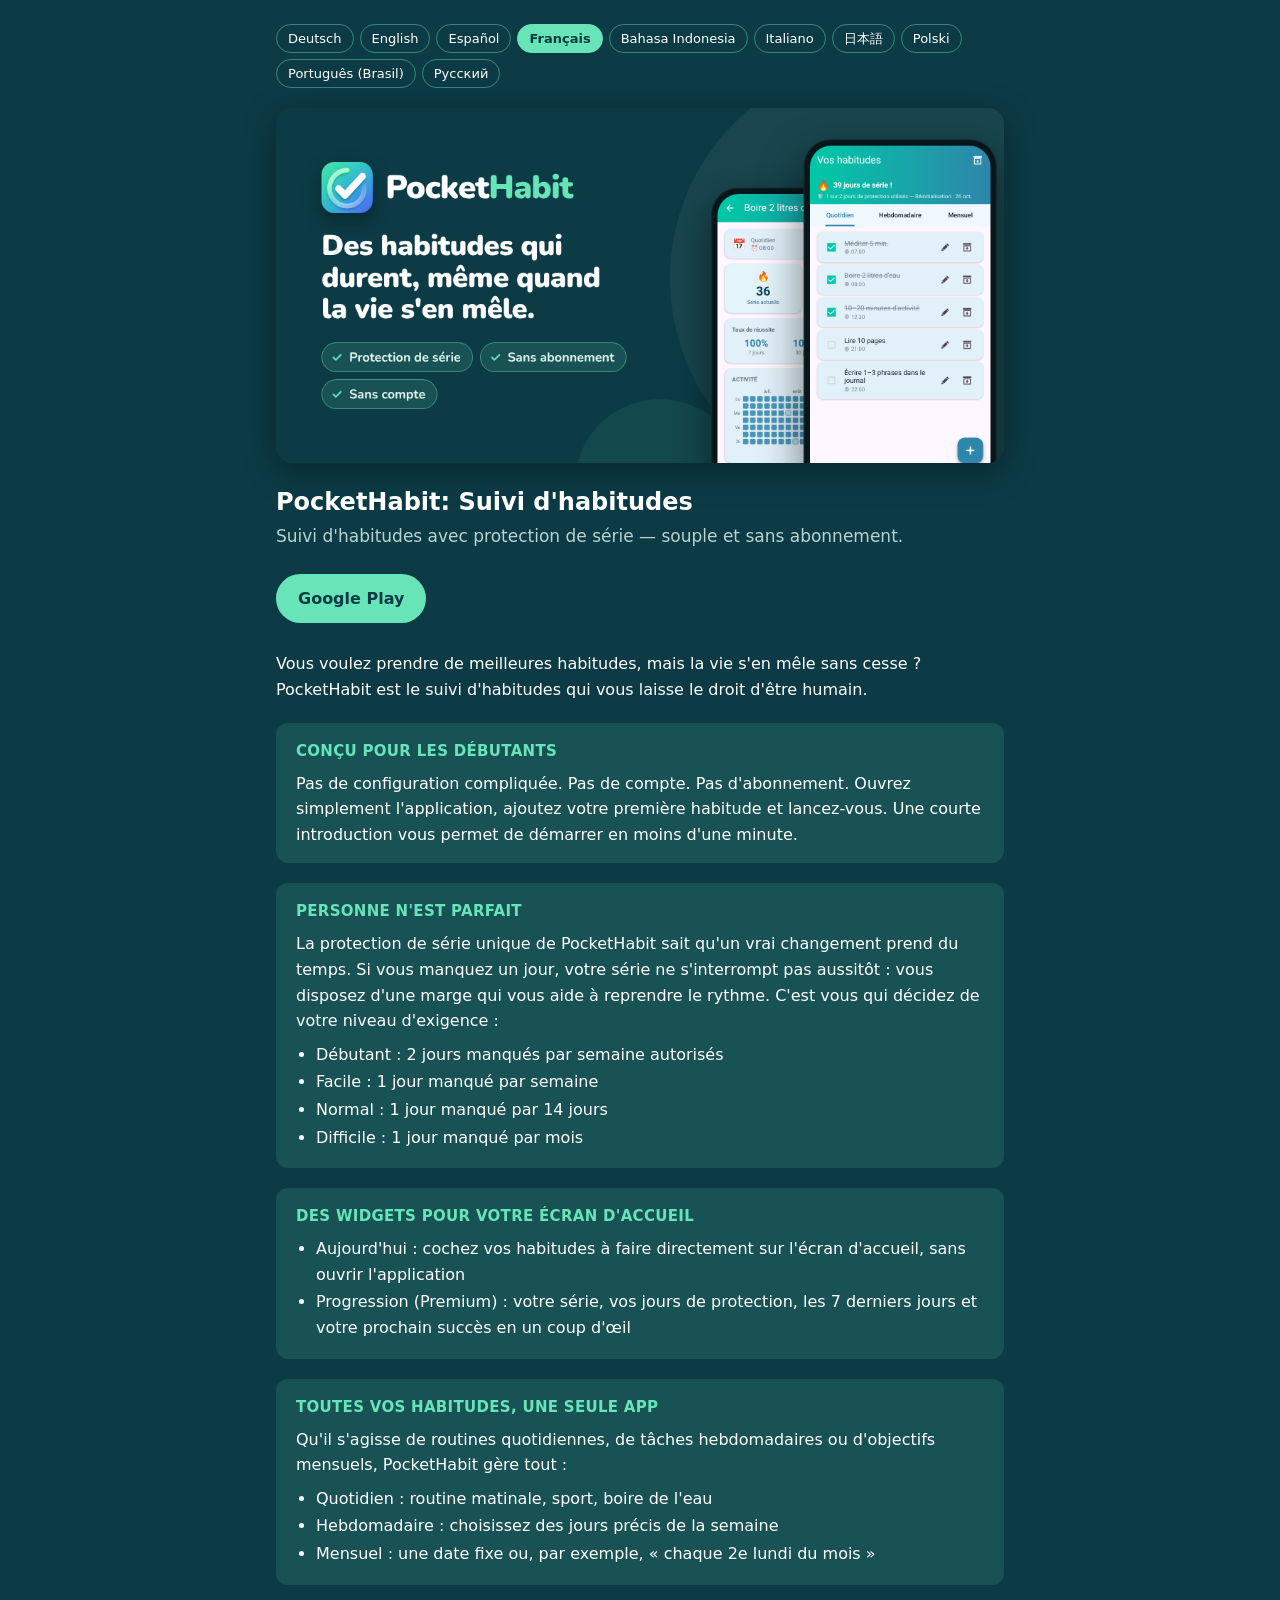
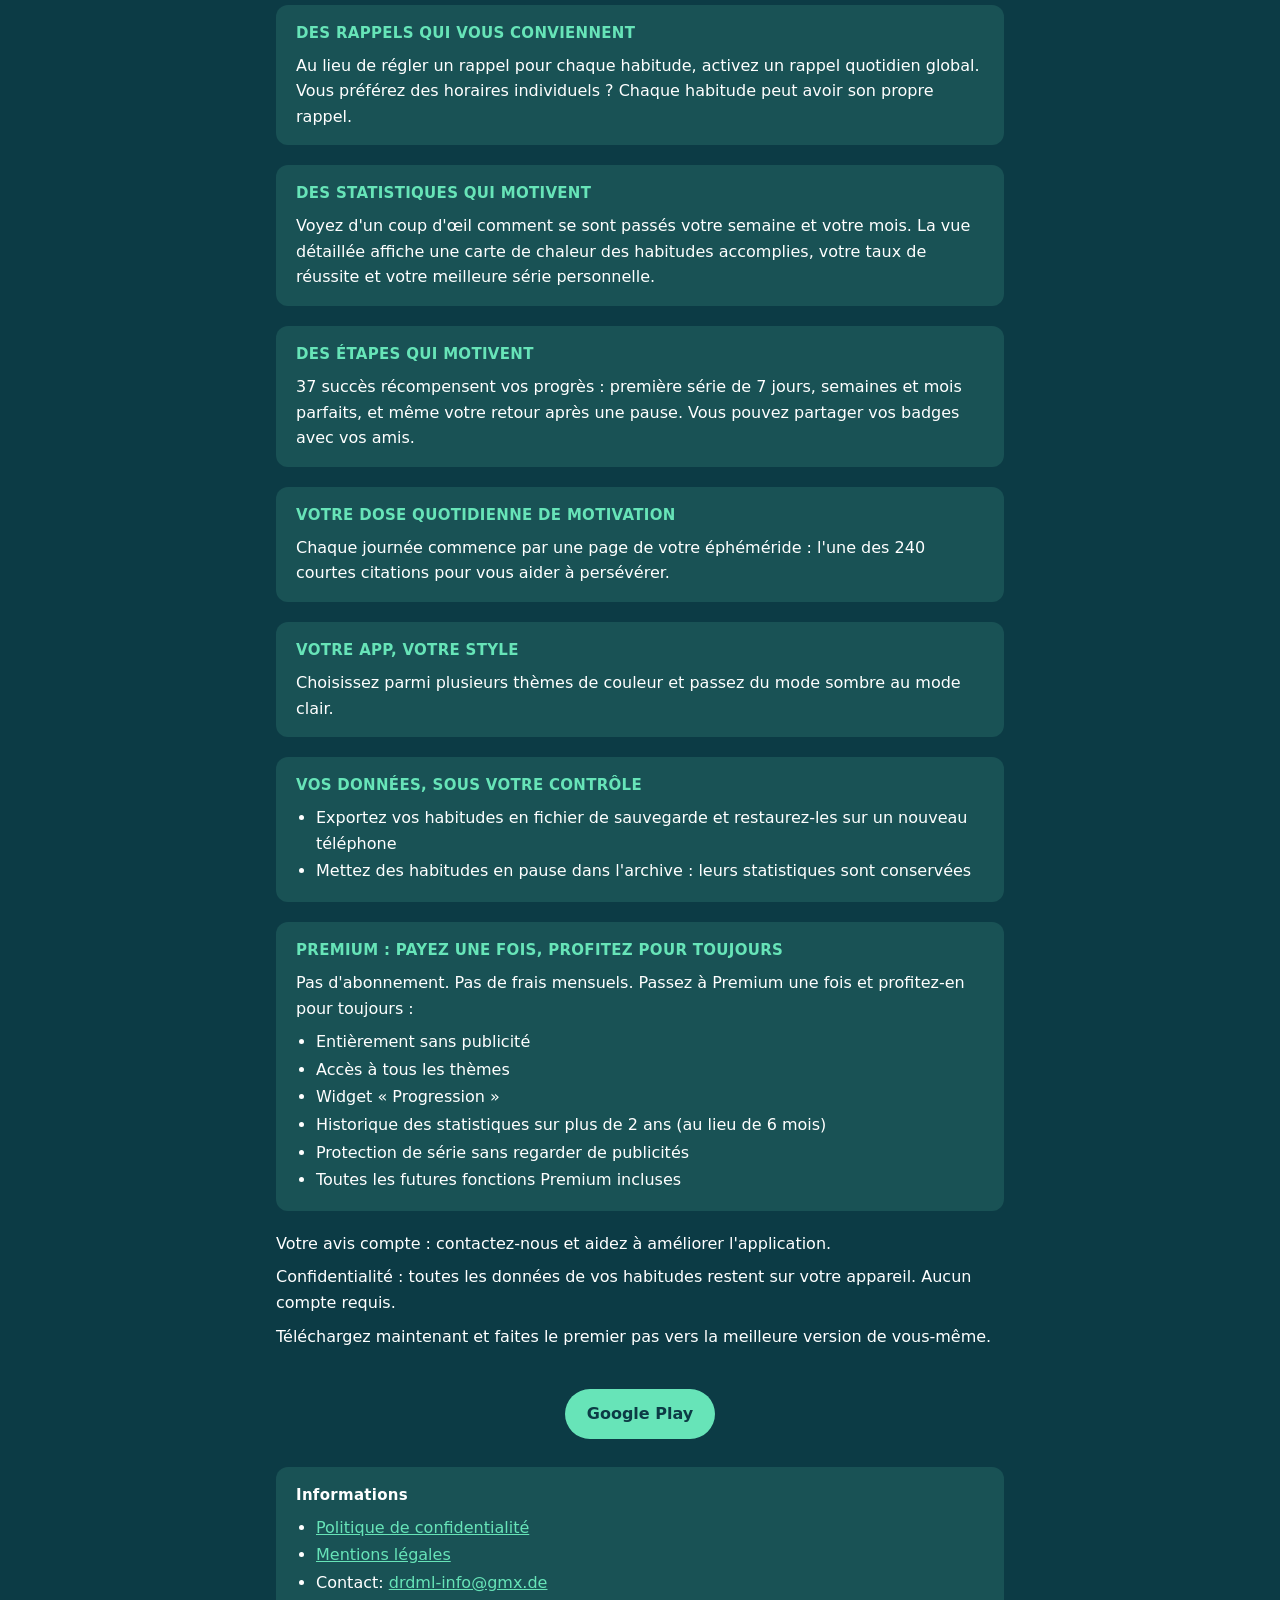
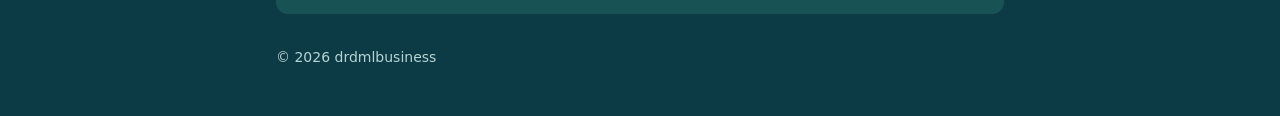
<file: fr/index.html>
<!doctype html>
<html lang="fr">
<head>
<meta charset="utf-8">
<meta name="viewport" content="width=device-width, initial-scale=1">
<title>PocketHabit: Suivi d&#x27;habitudes</title>
<meta name="description" content="Suivi d&#x27;habitudes avec protection de série — souple et sans abonnement.">
<link rel="canonical" href="https://drdmlbusiness.github.io/fr/">
<link rel="alternate" hreflang="de" href="https://drdmlbusiness.github.io/de/">
<link rel="alternate" hreflang="en" href="https://drdmlbusiness.github.io/">
<link rel="alternate" hreflang="es" href="https://drdmlbusiness.github.io/es/">
<link rel="alternate" hreflang="fr" href="https://drdmlbusiness.github.io/fr/">
<link rel="alternate" hreflang="id" href="https://drdmlbusiness.github.io/id/">
<link rel="alternate" hreflang="it" href="https://drdmlbusiness.github.io/it/">
<link rel="alternate" hreflang="ja" href="https://drdmlbusiness.github.io/ja/">
<link rel="alternate" hreflang="pl" href="https://drdmlbusiness.github.io/pl/">
<link rel="alternate" hreflang="pt-BR" href="https://drdmlbusiness.github.io/pt/">
<link rel="alternate" hreflang="ru" href="https://drdmlbusiness.github.io/ru/">
<link rel="alternate" hreflang="x-default" href="https://drdmlbusiness.github.io/">
<meta property="og:type" content="website">
<meta property="og:site_name" content="PocketHabit">
<meta property="og:title" content="PocketHabit: Suivi d&#x27;habitudes">
<meta property="og:description" content="Suivi d&#x27;habitudes avec protection de série — souple et sans abonnement.">
<meta property="og:url" content="https://drdmlbusiness.github.io/fr/">
<meta property="og:image" content="https://drdmlbusiness.github.io/feature-fr.png">
<meta property="og:image:width" content="1024">
<meta property="og:image:height" content="500">
<meta property="og:locale" content="fr_FR">
<meta property="og:locale:alternate" content="de_DE">
<meta property="og:locale:alternate" content="en_US">
<meta property="og:locale:alternate" content="es_ES">
<meta property="og:locale:alternate" content="id_ID">
<meta property="og:locale:alternate" content="it_IT">
<meta property="og:locale:alternate" content="ja_JP">
<meta property="og:locale:alternate" content="pl_PL">
<meta property="og:locale:alternate" content="pt_BR">
<meta property="og:locale:alternate" content="ru_RU">
<meta name="twitter:card" content="summary_large_image">
<link rel="stylesheet" href="../style.css">
<script type="application/ld+json">
{
  "@context": "https://schema.org",
  "@type": "MobileApplication",
  "name": "PocketHabit",
  "alternateName": "PocketHabit: Suivi d'habitudes",
  "description": "Suivi d'habitudes avec protection de série — souple et sans abonnement.",
  "inLanguage": "fr",
  "url": "https://drdmlbusiness.github.io/fr/",
  "image": "https://drdmlbusiness.github.io/feature-fr.png",
  "operatingSystem": "Android",
  "applicationCategory": "HealthApplication",
  "installUrl": "https://play.google.com/store/apps/details?id=com.drdml.pockethabit",
  "offers": {
    "@type": "Offer",
    "price": "0",
    "priceCurrency": "EUR"
  },
  "author": {
    "@type": "Organization",
    "name": "drdmlbusiness",
    "url": "https://drdmlbusiness.github.io/"
  }
}
</script>
</head>
<body>
<main>
  <nav aria-label="Language">
    <a href="../de/" hreflang="de" lang="de">Deutsch</a>
    <a href="../" hreflang="en" lang="en">English</a>
    <a href="../es/" hreflang="es" lang="es">Español</a>
    <a href="../fr/" hreflang="fr" lang="fr" aria-current="page">Français</a>
    <a href="../id/" hreflang="id" lang="id">Bahasa Indonesia</a>
    <a href="../it/" hreflang="it" lang="it">Italiano</a>
    <a href="../ja/" hreflang="ja" lang="ja">日本語</a>
    <a href="../pl/" hreflang="pl" lang="pl">Polski</a>
    <a href="../pt/" hreflang="pt-BR" lang="pt-BR">Português (Brasil)</a>
    <a href="../ru/" hreflang="ru" lang="ru">Русский</a>
  </nav>

  <img class="hero" src="../feature-fr.png" width="1024" height="500"
       alt="PocketHabit – Suivi d&#x27;habitudes avec protection de série — souple et sans abonnement.">

  <h1>PocketHabit: Suivi d&#x27;habitudes</h1>
  <p class="lead">Suivi d&#x27;habitudes avec protection de série — souple et sans abonnement.</p>
  <a class="store" href="https://play.google.com/store/apps/details?id=com.drdml.pockethabit&amp;hl=fr&amp;utm_source=website&amp;utm_campaign=site_fr">Google Play</a>

  <div class="intro">
    <p>Vous voulez prendre de meilleures habitudes, mais la vie s&#x27;en mêle sans cesse ? PocketHabit est le suivi d&#x27;habitudes qui vous laisse le droit d&#x27;être humain.</p>
  </div>
  <section>
    <h2>CONÇU POUR LES DÉBUTANTS</h2>
    <p>Pas de configuration compliquée. Pas de compte. Pas d&#x27;abonnement. Ouvrez simplement l&#x27;application, ajoutez votre première habitude et lancez-vous. Une courte introduction vous permet de démarrer en moins d&#x27;une minute.</p>
  </section>
  <section>
    <h2>PERSONNE N&#x27;EST PARFAIT</h2>
    <p>La protection de série unique de PocketHabit sait qu&#x27;un vrai changement prend du temps. Si vous manquez un jour, votre série ne s&#x27;interrompt pas aussitôt : vous disposez d&#x27;une marge qui vous aide à reprendre le rythme. C&#x27;est vous qui décidez de votre niveau d&#x27;exigence :</p>
    <ul>
      <li>Débutant : 2 jours manqués par semaine autorisés</li>
      <li>Facile : 1 jour manqué par semaine</li>
      <li>Normal : 1 jour manqué par 14 jours</li>
      <li>Difficile : 1 jour manqué par mois</li>
    </ul>
  </section>
  <section>
    <h2>DES WIDGETS POUR VOTRE ÉCRAN D&#x27;ACCUEIL</h2>
    <ul>
      <li>Aujourd&#x27;hui : cochez vos habitudes à faire directement sur l&#x27;écran d&#x27;accueil, sans ouvrir l&#x27;application</li>
      <li>Progression (Premium) : votre série, vos jours de protection, les 7 derniers jours et votre prochain succès en un coup d&#x27;œil</li>
    </ul>
  </section>
  <section>
    <h2>TOUTES VOS HABITUDES, UNE SEULE APP</h2>
    <p>Qu&#x27;il s&#x27;agisse de routines quotidiennes, de tâches hebdomadaires ou d&#x27;objectifs mensuels, PocketHabit gère tout :</p>
    <ul>
      <li>Quotidien : routine matinale, sport, boire de l&#x27;eau</li>
      <li>Hebdomadaire : choisissez des jours précis de la semaine</li>
      <li>Mensuel : une date fixe ou, par exemple, « chaque 2e lundi du mois »</li>
    </ul>
  </section>
  <section>
    <h2>DES RAPPELS QUI VOUS CONVIENNENT</h2>
    <p>Au lieu de régler un rappel pour chaque habitude, activez un rappel quotidien global. Vous préférez des horaires individuels ? Chaque habitude peut avoir son propre rappel.</p>
  </section>
  <section>
    <h2>DES STATISTIQUES QUI MOTIVENT</h2>
    <p>Voyez d&#x27;un coup d&#x27;œil comment se sont passés votre semaine et votre mois. La vue détaillée affiche une carte de chaleur des habitudes accomplies, votre taux de réussite et votre meilleure série personnelle.</p>
  </section>
  <section>
    <h2>DES ÉTAPES QUI MOTIVENT</h2>
    <p>37 succès récompensent vos progrès : première série de 7 jours, semaines et mois parfaits, et même votre retour après une pause. Vous pouvez partager vos badges avec vos amis.</p>
  </section>
  <section>
    <h2>VOTRE DOSE QUOTIDIENNE DE MOTIVATION</h2>
    <p>Chaque journée commence par une page de votre éphéméride : l&#x27;une des 240 courtes citations pour vous aider à persévérer.</p>
  </section>
  <section>
    <h2>VOTRE APP, VOTRE STYLE</h2>
    <p>Choisissez parmi plusieurs thèmes de couleur et passez du mode sombre au mode clair.</p>
  </section>
  <section>
    <h2>VOS DONNÉES, SOUS VOTRE CONTRÔLE</h2>
    <ul>
      <li>Exportez vos habitudes en fichier de sauvegarde et restaurez-les sur un nouveau téléphone</li>
      <li>Mettez des habitudes en pause dans l&#x27;archive : leurs statistiques sont conservées</li>
    </ul>
  </section>
  <section>
    <h2>PREMIUM : PAYEZ UNE FOIS, PROFITEZ POUR TOUJOURS</h2>
    <p>Pas d&#x27;abonnement. Pas de frais mensuels. Passez à Premium une fois et profitez-en pour toujours :</p>
    <ul>
      <li>Entièrement sans publicité</li>
      <li>Accès à tous les thèmes</li>
      <li>Widget « Progression »</li>
      <li>Historique des statistiques sur plus de 2 ans (au lieu de 6 mois)</li>
      <li>Protection de série sans regarder de publicités</li>
      <li>Toutes les futures fonctions Premium incluses</li>
    </ul>
  </section>
  <div class="outro">
    <p>Votre avis compte : contactez-nous et aidez à améliorer l&#x27;application.</p>
    <p>Confidentialité : toutes les données de vos habitudes restent sur votre appareil. Aucun compte requis.</p>
    <p>Téléchargez maintenant et faites le premier pas vers la meilleure version de vous-même.</p>
  </div>

  <p class="cta"><a class="store" href="https://play.google.com/store/apps/details?id=com.drdml.pockethabit&amp;hl=fr&amp;utm_source=website&amp;utm_campaign=site_fr">Google Play</a></p>

  <section class="info">
    <h2>Informations</h2>
    <ul>
      <li><a href="https://sites.google.com/view/datenschutzpockethabit/english-en">Politique de confidentialité</a></li>
      <li><a href="https://sites.google.com/view/datenschutzpockethabit/impressum">Mentions légales</a></li>
      <li>Contact: <a href="mailto:drdml-info@gmx.de">drdml-info@gmx.de</a></li>
    </ul>
  </section>

  <footer>© 2026 drdmlbusiness</footer>
</main>
</body>
</html>
</file>
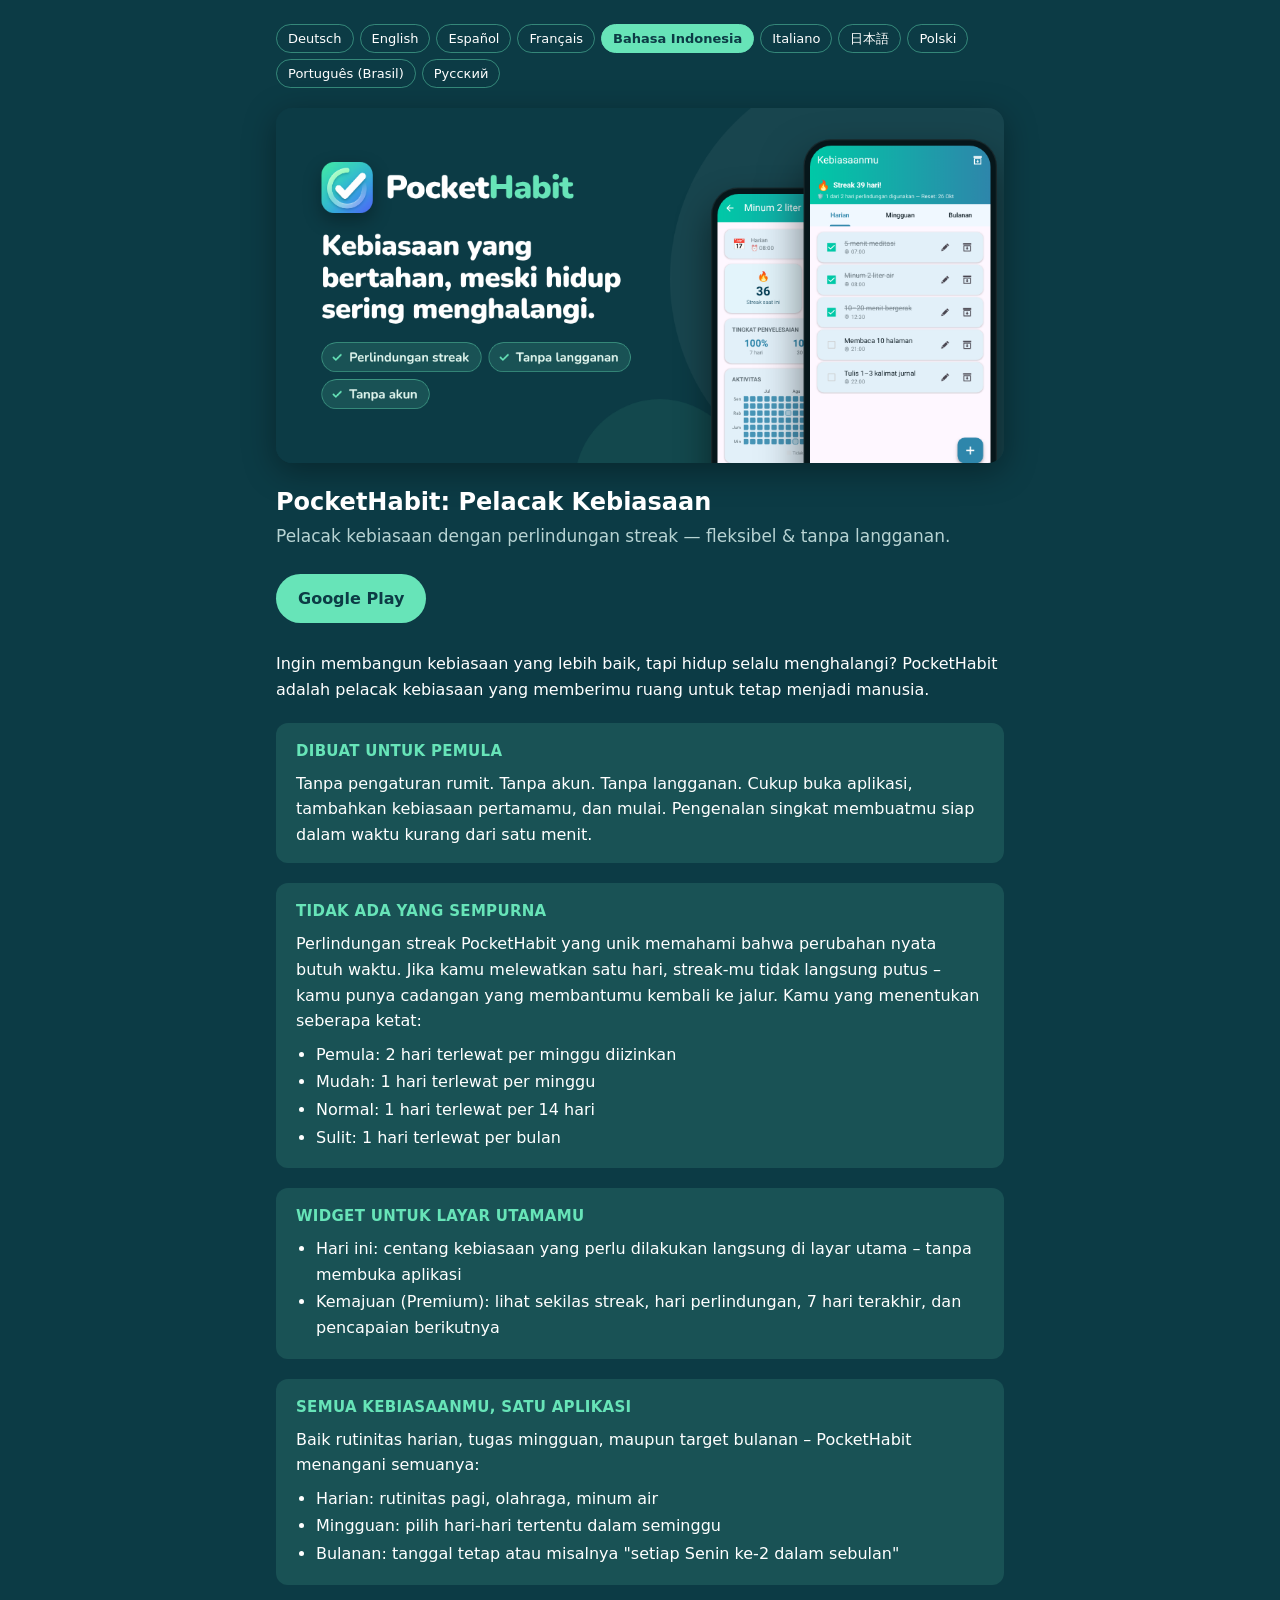
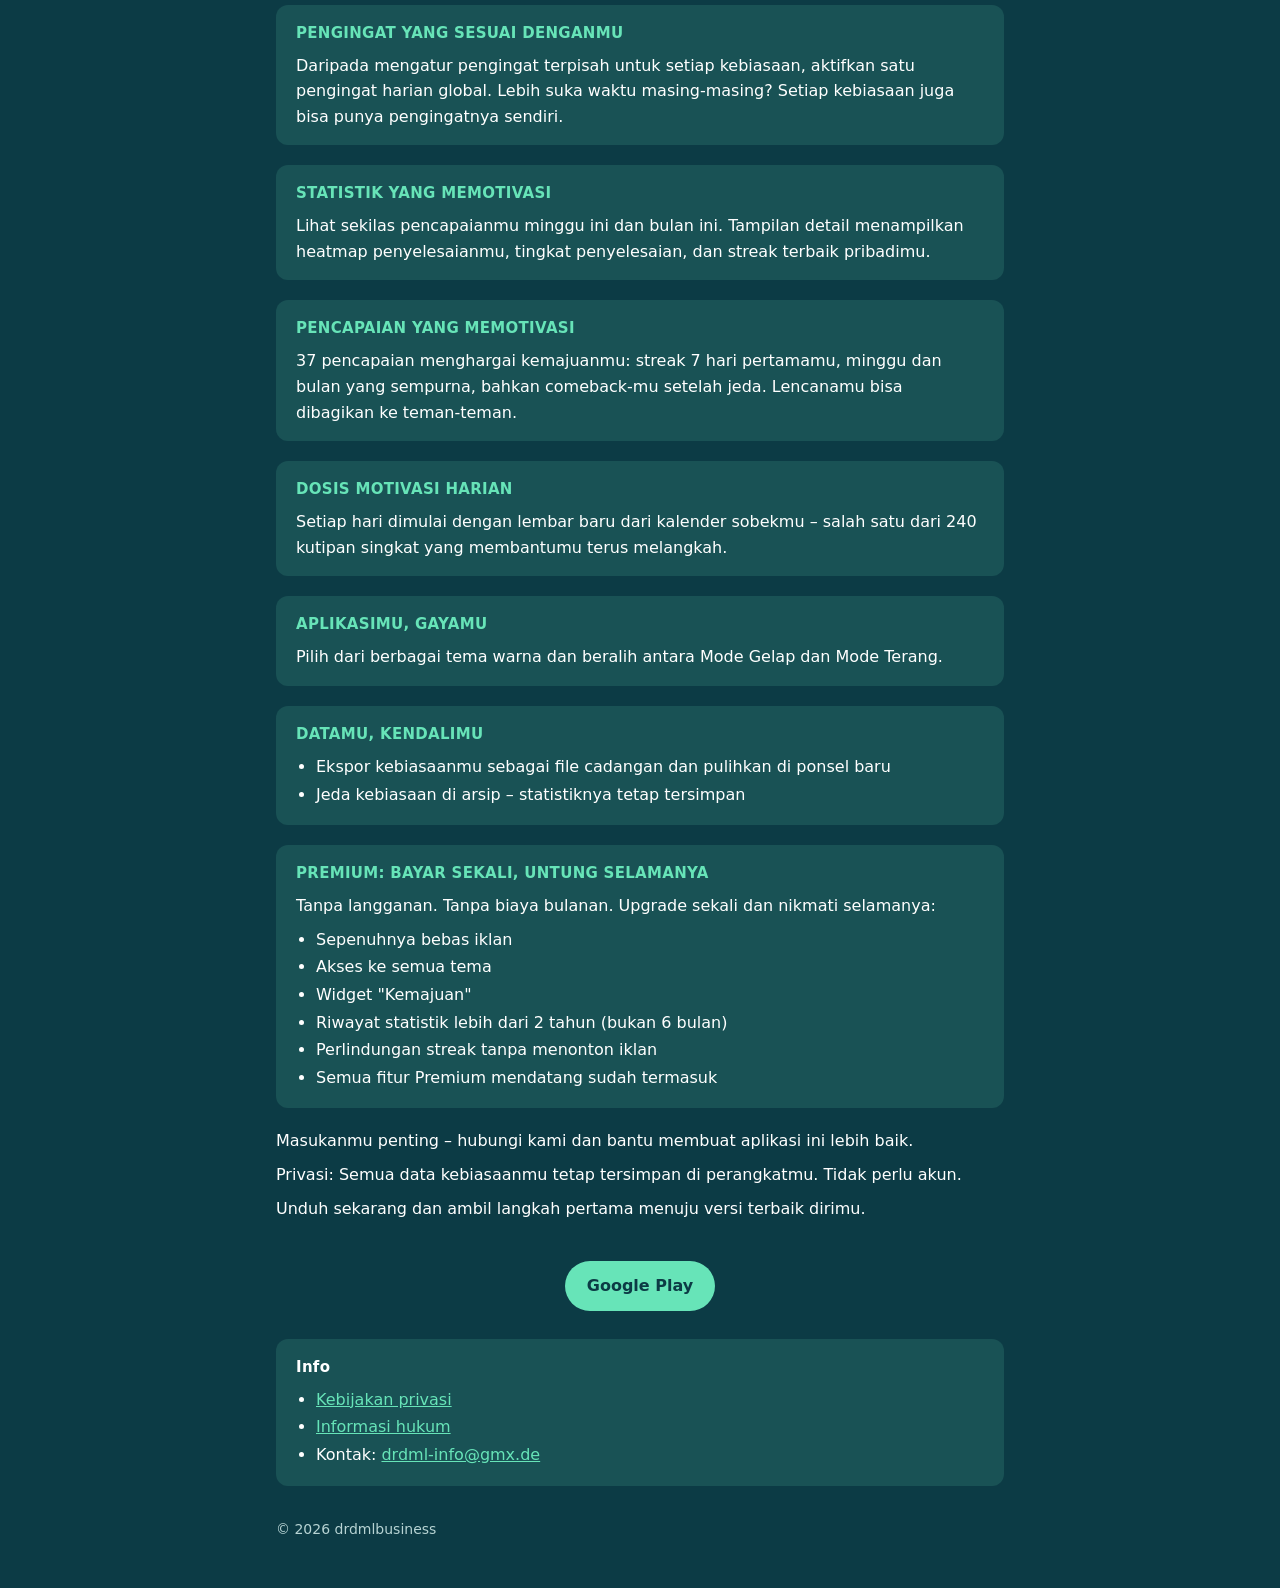
<file: id/index.html>
<!doctype html>
<html lang="id">
<head>
<meta charset="utf-8">
<meta name="viewport" content="width=device-width, initial-scale=1">
<title>PocketHabit: Pelacak Kebiasaan</title>
<meta name="description" content="Pelacak kebiasaan dengan perlindungan streak — fleksibel &amp; tanpa langganan.">
<link rel="canonical" href="https://drdmlbusiness.github.io/id/">
<link rel="alternate" hreflang="de" href="https://drdmlbusiness.github.io/de/">
<link rel="alternate" hreflang="en" href="https://drdmlbusiness.github.io/">
<link rel="alternate" hreflang="es" href="https://drdmlbusiness.github.io/es/">
<link rel="alternate" hreflang="fr" href="https://drdmlbusiness.github.io/fr/">
<link rel="alternate" hreflang="id" href="https://drdmlbusiness.github.io/id/">
<link rel="alternate" hreflang="it" href="https://drdmlbusiness.github.io/it/">
<link rel="alternate" hreflang="ja" href="https://drdmlbusiness.github.io/ja/">
<link rel="alternate" hreflang="pl" href="https://drdmlbusiness.github.io/pl/">
<link rel="alternate" hreflang="pt-BR" href="https://drdmlbusiness.github.io/pt/">
<link rel="alternate" hreflang="ru" href="https://drdmlbusiness.github.io/ru/">
<link rel="alternate" hreflang="x-default" href="https://drdmlbusiness.github.io/">
<meta property="og:type" content="website">
<meta property="og:site_name" content="PocketHabit">
<meta property="og:title" content="PocketHabit: Pelacak Kebiasaan">
<meta property="og:description" content="Pelacak kebiasaan dengan perlindungan streak — fleksibel &amp; tanpa langganan.">
<meta property="og:url" content="https://drdmlbusiness.github.io/id/">
<meta property="og:image" content="https://drdmlbusiness.github.io/feature-id.png">
<meta property="og:image:width" content="1024">
<meta property="og:image:height" content="500">
<meta property="og:locale" content="id_ID">
<meta property="og:locale:alternate" content="de_DE">
<meta property="og:locale:alternate" content="en_US">
<meta property="og:locale:alternate" content="es_ES">
<meta property="og:locale:alternate" content="fr_FR">
<meta property="og:locale:alternate" content="it_IT">
<meta property="og:locale:alternate" content="ja_JP">
<meta property="og:locale:alternate" content="pl_PL">
<meta property="og:locale:alternate" content="pt_BR">
<meta property="og:locale:alternate" content="ru_RU">
<meta name="twitter:card" content="summary_large_image">
<link rel="stylesheet" href="../style.css">
<script type="application/ld+json">
{
  "@context": "https://schema.org",
  "@type": "MobileApplication",
  "name": "PocketHabit",
  "alternateName": "PocketHabit: Pelacak Kebiasaan",
  "description": "Pelacak kebiasaan dengan perlindungan streak — fleksibel & tanpa langganan.",
  "inLanguage": "id",
  "url": "https://drdmlbusiness.github.io/id/",
  "image": "https://drdmlbusiness.github.io/feature-id.png",
  "operatingSystem": "Android",
  "applicationCategory": "HealthApplication",
  "installUrl": "https://play.google.com/store/apps/details?id=com.drdml.pockethabit",
  "offers": {
    "@type": "Offer",
    "price": "0",
    "priceCurrency": "EUR"
  },
  "author": {
    "@type": "Organization",
    "name": "drdmlbusiness",
    "url": "https://drdmlbusiness.github.io/"
  }
}
</script>
</head>
<body>
<main>
  <nav aria-label="Language">
    <a href="../de/" hreflang="de" lang="de">Deutsch</a>
    <a href="../" hreflang="en" lang="en">English</a>
    <a href="../es/" hreflang="es" lang="es">Español</a>
    <a href="../fr/" hreflang="fr" lang="fr">Français</a>
    <a href="../id/" hreflang="id" lang="id" aria-current="page">Bahasa Indonesia</a>
    <a href="../it/" hreflang="it" lang="it">Italiano</a>
    <a href="../ja/" hreflang="ja" lang="ja">日本語</a>
    <a href="../pl/" hreflang="pl" lang="pl">Polski</a>
    <a href="../pt/" hreflang="pt-BR" lang="pt-BR">Português (Brasil)</a>
    <a href="../ru/" hreflang="ru" lang="ru">Русский</a>
  </nav>

  <img class="hero" src="../feature-id.png" width="1024" height="500"
       alt="PocketHabit – Pelacak kebiasaan dengan perlindungan streak — fleksibel &amp; tanpa langganan.">

  <h1>PocketHabit: Pelacak Kebiasaan</h1>
  <p class="lead">Pelacak kebiasaan dengan perlindungan streak — fleksibel &amp; tanpa langganan.</p>
  <a class="store" href="https://play.google.com/store/apps/details?id=com.drdml.pockethabit&amp;hl=id&amp;utm_source=website&amp;utm_campaign=site_id">Google Play</a>

  <div class="intro">
    <p>Ingin membangun kebiasaan yang lebih baik, tapi hidup selalu menghalangi? PocketHabit adalah pelacak kebiasaan yang memberimu ruang untuk tetap menjadi manusia.</p>
  </div>
  <section>
    <h2>DIBUAT UNTUK PEMULA</h2>
    <p>Tanpa pengaturan rumit. Tanpa akun. Tanpa langganan. Cukup buka aplikasi, tambahkan kebiasaan pertamamu, dan mulai. Pengenalan singkat membuatmu siap dalam waktu kurang dari satu menit.</p>
  </section>
  <section>
    <h2>TIDAK ADA YANG SEMPURNA</h2>
    <p>Perlindungan streak PocketHabit yang unik memahami bahwa perubahan nyata butuh waktu. Jika kamu melewatkan satu hari, streak-mu tidak langsung putus – kamu punya cadangan yang membantumu kembali ke jalur. Kamu yang menentukan seberapa ketat:</p>
    <ul>
      <li>Pemula: 2 hari terlewat per minggu diizinkan</li>
      <li>Mudah: 1 hari terlewat per minggu</li>
      <li>Normal: 1 hari terlewat per 14 hari</li>
      <li>Sulit: 1 hari terlewat per bulan</li>
    </ul>
  </section>
  <section>
    <h2>WIDGET UNTUK LAYAR UTAMAMU</h2>
    <ul>
      <li>Hari ini: centang kebiasaan yang perlu dilakukan langsung di layar utama – tanpa membuka aplikasi</li>
      <li>Kemajuan (Premium): lihat sekilas streak, hari perlindungan, 7 hari terakhir, dan pencapaian berikutnya</li>
    </ul>
  </section>
  <section>
    <h2>SEMUA KEBIASAANMU, SATU APLIKASI</h2>
    <p>Baik rutinitas harian, tugas mingguan, maupun target bulanan – PocketHabit menangani semuanya:</p>
    <ul>
      <li>Harian: rutinitas pagi, olahraga, minum air</li>
      <li>Mingguan: pilih hari-hari tertentu dalam seminggu</li>
      <li>Bulanan: tanggal tetap atau misalnya &quot;setiap Senin ke-2 dalam sebulan&quot;</li>
    </ul>
  </section>
  <section>
    <h2>PENGINGAT YANG SESUAI DENGANMU</h2>
    <p>Daripada mengatur pengingat terpisah untuk setiap kebiasaan, aktifkan satu pengingat harian global. Lebih suka waktu masing-masing? Setiap kebiasaan juga bisa punya pengingatnya sendiri.</p>
  </section>
  <section>
    <h2>STATISTIK YANG MEMOTIVASI</h2>
    <p>Lihat sekilas pencapaianmu minggu ini dan bulan ini. Tampilan detail menampilkan heatmap penyelesaianmu, tingkat penyelesaian, dan streak terbaik pribadimu.</p>
  </section>
  <section>
    <h2>PENCAPAIAN YANG MEMOTIVASI</h2>
    <p>37 pencapaian menghargai kemajuanmu: streak 7 hari pertamamu, minggu dan bulan yang sempurna, bahkan comeback-mu setelah jeda. Lencanamu bisa dibagikan ke teman-teman.</p>
  </section>
  <section>
    <h2>DOSIS MOTIVASI HARIAN</h2>
    <p>Setiap hari dimulai dengan lembar baru dari kalender sobekmu – salah satu dari 240 kutipan singkat yang membantumu terus melangkah.</p>
  </section>
  <section>
    <h2>APLIKASIMU, GAYAMU</h2>
    <p>Pilih dari berbagai tema warna dan beralih antara Mode Gelap dan Mode Terang.</p>
  </section>
  <section>
    <h2>DATAMU, KENDALIMU</h2>
    <ul>
      <li>Ekspor kebiasaanmu sebagai file cadangan dan pulihkan di ponsel baru</li>
      <li>Jeda kebiasaan di arsip – statistiknya tetap tersimpan</li>
    </ul>
  </section>
  <section>
    <h2>PREMIUM: BAYAR SEKALI, UNTUNG SELAMANYA</h2>
    <p>Tanpa langganan. Tanpa biaya bulanan. Upgrade sekali dan nikmati selamanya:</p>
    <ul>
      <li>Sepenuhnya bebas iklan</li>
      <li>Akses ke semua tema</li>
      <li>Widget &quot;Kemajuan&quot;</li>
      <li>Riwayat statistik lebih dari 2 tahun (bukan 6 bulan)</li>
      <li>Perlindungan streak tanpa menonton iklan</li>
      <li>Semua fitur Premium mendatang sudah termasuk</li>
    </ul>
  </section>
  <div class="outro">
    <p>Masukanmu penting – hubungi kami dan bantu membuat aplikasi ini lebih baik.</p>
    <p>Privasi: Semua data kebiasaanmu tetap tersimpan di perangkatmu. Tidak perlu akun.</p>
    <p>Unduh sekarang dan ambil langkah pertama menuju versi terbaik dirimu.</p>
  </div>

  <p class="cta"><a class="store" href="https://play.google.com/store/apps/details?id=com.drdml.pockethabit&amp;hl=id&amp;utm_source=website&amp;utm_campaign=site_id">Google Play</a></p>

  <section class="info">
    <h2>Info</h2>
    <ul>
      <li><a href="https://sites.google.com/view/datenschutzpockethabit/english-en">Kebijakan privasi</a></li>
      <li><a href="https://sites.google.com/view/datenschutzpockethabit/impressum">Informasi hukum</a></li>
      <li>Kontak: <a href="mailto:drdml-info@gmx.de">drdml-info@gmx.de</a></li>
    </ul>
  </section>

  <footer>© 2026 drdmlbusiness</footer>
</main>
</body>
</html>
</file>
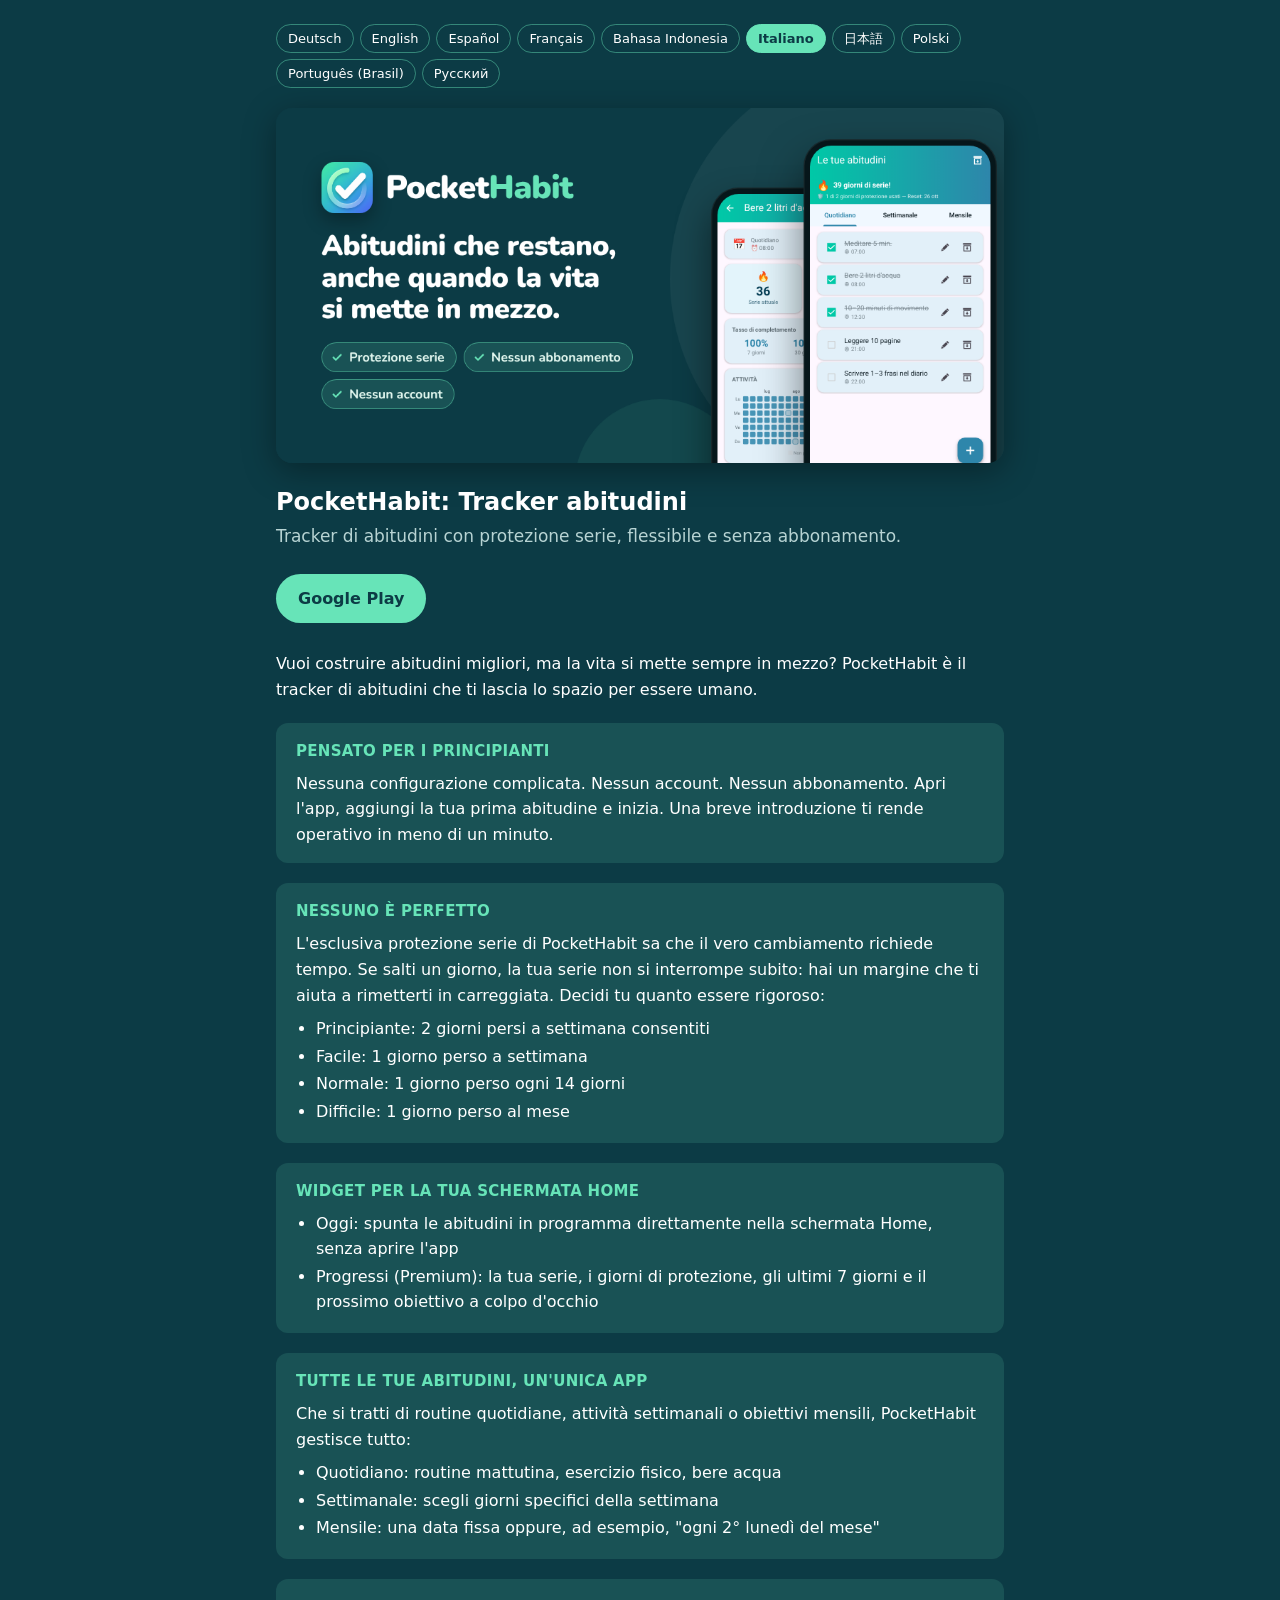
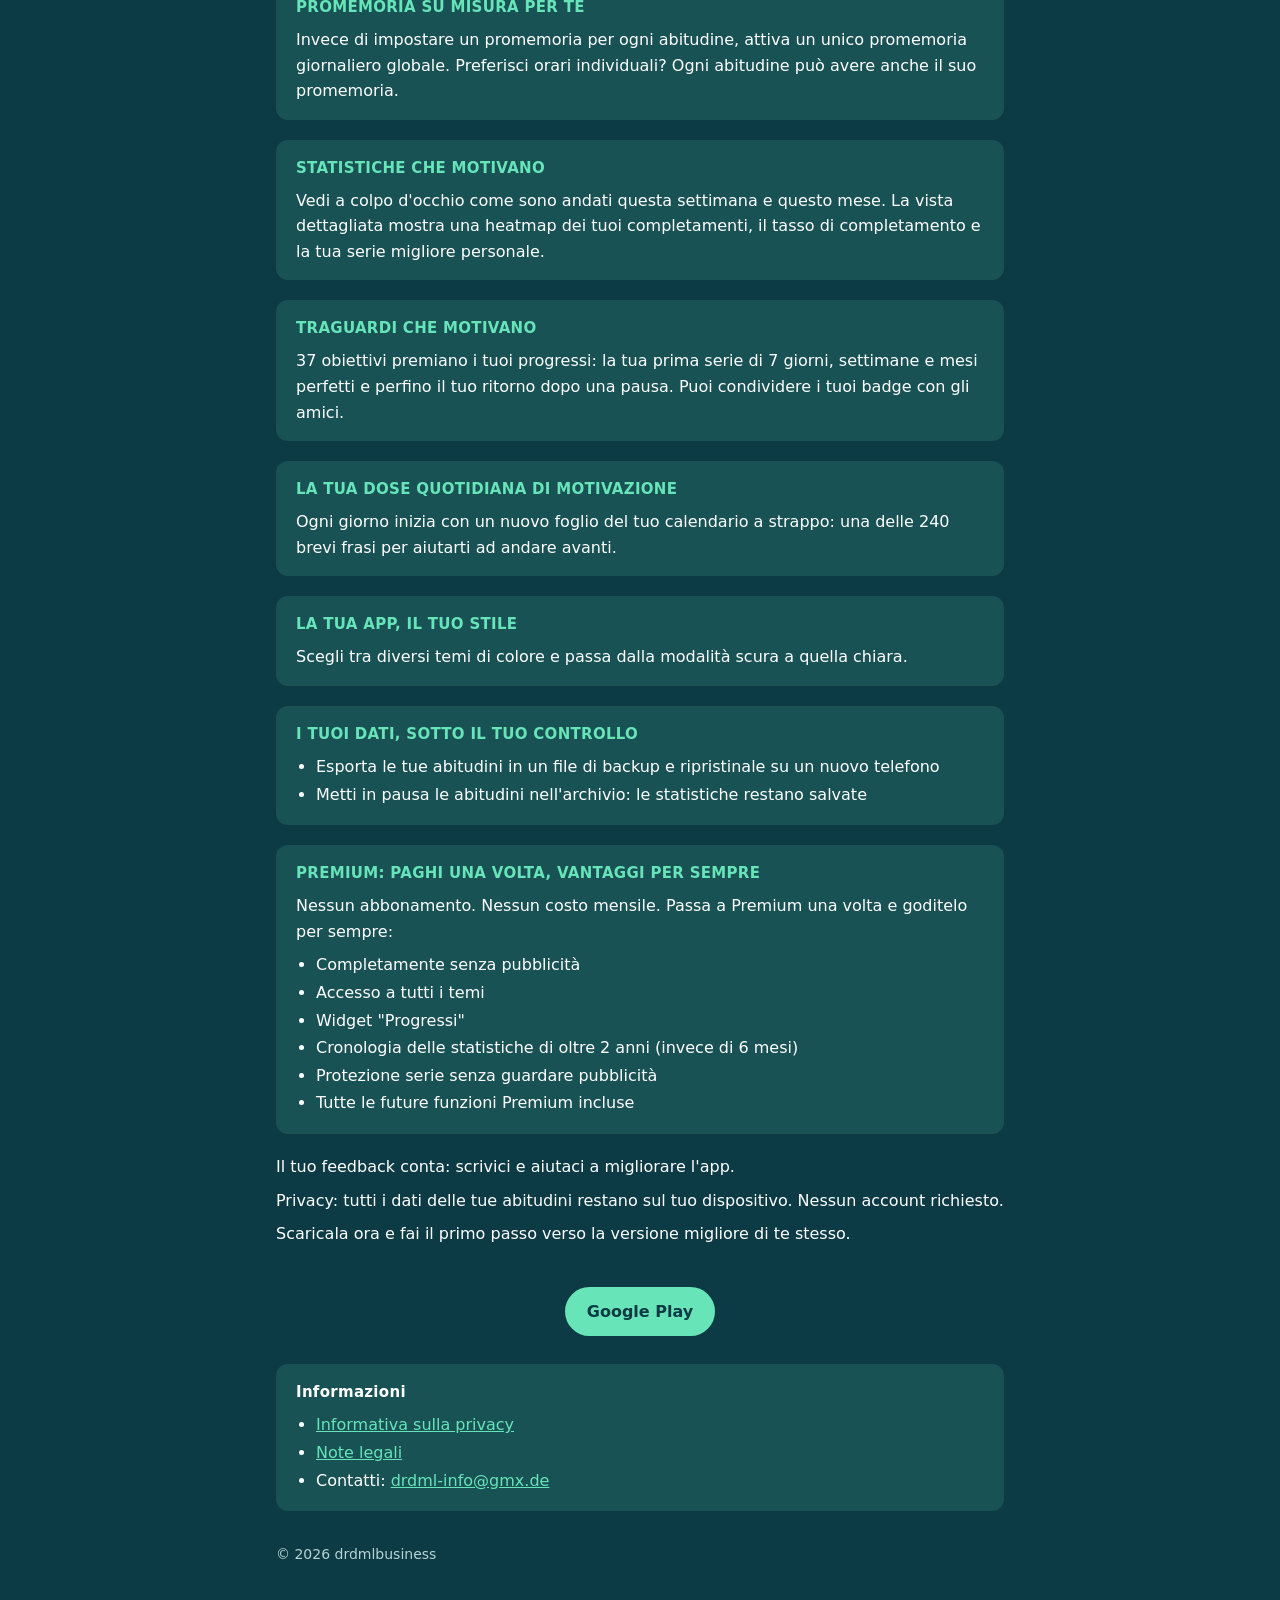
<file: it/index.html>
<!doctype html>
<html lang="it">
<head>
<meta charset="utf-8">
<meta name="viewport" content="width=device-width, initial-scale=1">
<title>PocketHabit: Tracker abitudini</title>
<meta name="description" content="Tracker di abitudini con protezione serie, flessibile e senza abbonamento.">
<link rel="canonical" href="https://drdmlbusiness.github.io/it/">
<link rel="alternate" hreflang="de" href="https://drdmlbusiness.github.io/de/">
<link rel="alternate" hreflang="en" href="https://drdmlbusiness.github.io/">
<link rel="alternate" hreflang="es" href="https://drdmlbusiness.github.io/es/">
<link rel="alternate" hreflang="fr" href="https://drdmlbusiness.github.io/fr/">
<link rel="alternate" hreflang="id" href="https://drdmlbusiness.github.io/id/">
<link rel="alternate" hreflang="it" href="https://drdmlbusiness.github.io/it/">
<link rel="alternate" hreflang="ja" href="https://drdmlbusiness.github.io/ja/">
<link rel="alternate" hreflang="pl" href="https://drdmlbusiness.github.io/pl/">
<link rel="alternate" hreflang="pt-BR" href="https://drdmlbusiness.github.io/pt/">
<link rel="alternate" hreflang="ru" href="https://drdmlbusiness.github.io/ru/">
<link rel="alternate" hreflang="x-default" href="https://drdmlbusiness.github.io/">
<meta property="og:type" content="website">
<meta property="og:site_name" content="PocketHabit">
<meta property="og:title" content="PocketHabit: Tracker abitudini">
<meta property="og:description" content="Tracker di abitudini con protezione serie, flessibile e senza abbonamento.">
<meta property="og:url" content="https://drdmlbusiness.github.io/it/">
<meta property="og:image" content="https://drdmlbusiness.github.io/feature-it.png">
<meta property="og:image:width" content="1024">
<meta property="og:image:height" content="500">
<meta property="og:locale" content="it_IT">
<meta property="og:locale:alternate" content="de_DE">
<meta property="og:locale:alternate" content="en_US">
<meta property="og:locale:alternate" content="es_ES">
<meta property="og:locale:alternate" content="fr_FR">
<meta property="og:locale:alternate" content="id_ID">
<meta property="og:locale:alternate" content="ja_JP">
<meta property="og:locale:alternate" content="pl_PL">
<meta property="og:locale:alternate" content="pt_BR">
<meta property="og:locale:alternate" content="ru_RU">
<meta name="twitter:card" content="summary_large_image">
<link rel="stylesheet" href="../style.css">
<script type="application/ld+json">
{
  "@context": "https://schema.org",
  "@type": "MobileApplication",
  "name": "PocketHabit",
  "alternateName": "PocketHabit: Tracker abitudini",
  "description": "Tracker di abitudini con protezione serie, flessibile e senza abbonamento.",
  "inLanguage": "it",
  "url": "https://drdmlbusiness.github.io/it/",
  "image": "https://drdmlbusiness.github.io/feature-it.png",
  "operatingSystem": "Android",
  "applicationCategory": "HealthApplication",
  "installUrl": "https://play.google.com/store/apps/details?id=com.drdml.pockethabit",
  "offers": {
    "@type": "Offer",
    "price": "0",
    "priceCurrency": "EUR"
  },
  "author": {
    "@type": "Organization",
    "name": "drdmlbusiness",
    "url": "https://drdmlbusiness.github.io/"
  }
}
</script>
</head>
<body>
<main>
  <nav aria-label="Language">
    <a href="../de/" hreflang="de" lang="de">Deutsch</a>
    <a href="../" hreflang="en" lang="en">English</a>
    <a href="../es/" hreflang="es" lang="es">Español</a>
    <a href="../fr/" hreflang="fr" lang="fr">Français</a>
    <a href="../id/" hreflang="id" lang="id">Bahasa Indonesia</a>
    <a href="../it/" hreflang="it" lang="it" aria-current="page">Italiano</a>
    <a href="../ja/" hreflang="ja" lang="ja">日本語</a>
    <a href="../pl/" hreflang="pl" lang="pl">Polski</a>
    <a href="../pt/" hreflang="pt-BR" lang="pt-BR">Português (Brasil)</a>
    <a href="../ru/" hreflang="ru" lang="ru">Русский</a>
  </nav>

  <img class="hero" src="../feature-it.png" width="1024" height="500"
       alt="PocketHabit – Tracker di abitudini con protezione serie, flessibile e senza abbonamento.">

  <h1>PocketHabit: Tracker abitudini</h1>
  <p class="lead">Tracker di abitudini con protezione serie, flessibile e senza abbonamento.</p>
  <a class="store" href="https://play.google.com/store/apps/details?id=com.drdml.pockethabit&amp;hl=it&amp;utm_source=website&amp;utm_campaign=site_it">Google Play</a>

  <div class="intro">
    <p>Vuoi costruire abitudini migliori, ma la vita si mette sempre in mezzo? PocketHabit è il tracker di abitudini che ti lascia lo spazio per essere umano.</p>
  </div>
  <section>
    <h2>PENSATO PER I PRINCIPIANTI</h2>
    <p>Nessuna configurazione complicata. Nessun account. Nessun abbonamento. Apri l&#x27;app, aggiungi la tua prima abitudine e inizia. Una breve introduzione ti rende operativo in meno di un minuto.</p>
  </section>
  <section>
    <h2>NESSUNO È PERFETTO</h2>
    <p>L&#x27;esclusiva protezione serie di PocketHabit sa che il vero cambiamento richiede tempo. Se salti un giorno, la tua serie non si interrompe subito: hai un margine che ti aiuta a rimetterti in carreggiata. Decidi tu quanto essere rigoroso:</p>
    <ul>
      <li>Principiante: 2 giorni persi a settimana consentiti</li>
      <li>Facile: 1 giorno perso a settimana</li>
      <li>Normale: 1 giorno perso ogni 14 giorni</li>
      <li>Difficile: 1 giorno perso al mese</li>
    </ul>
  </section>
  <section>
    <h2>WIDGET PER LA TUA SCHERMATA HOME</h2>
    <ul>
      <li>Oggi: spunta le abitudini in programma direttamente nella schermata Home, senza aprire l&#x27;app</li>
      <li>Progressi (Premium): la tua serie, i giorni di protezione, gli ultimi 7 giorni e il prossimo obiettivo a colpo d&#x27;occhio</li>
    </ul>
  </section>
  <section>
    <h2>TUTTE LE TUE ABITUDINI, UN&#x27;UNICA APP</h2>
    <p>Che si tratti di routine quotidiane, attività settimanali o obiettivi mensili, PocketHabit gestisce tutto:</p>
    <ul>
      <li>Quotidiano: routine mattutina, esercizio fisico, bere acqua</li>
      <li>Settimanale: scegli giorni specifici della settimana</li>
      <li>Mensile: una data fissa oppure, ad esempio, &quot;ogni 2° lunedì del mese&quot;</li>
    </ul>
  </section>
  <section>
    <h2>PROMEMORIA SU MISURA PER TE</h2>
    <p>Invece di impostare un promemoria per ogni abitudine, attiva un unico promemoria giornaliero globale. Preferisci orari individuali? Ogni abitudine può avere anche il suo promemoria.</p>
  </section>
  <section>
    <h2>STATISTICHE CHE MOTIVANO</h2>
    <p>Vedi a colpo d&#x27;occhio come sono andati questa settimana e questo mese. La vista dettagliata mostra una heatmap dei tuoi completamenti, il tasso di completamento e la tua serie migliore personale.</p>
  </section>
  <section>
    <h2>TRAGUARDI CHE MOTIVANO</h2>
    <p>37 obiettivi premiano i tuoi progressi: la tua prima serie di 7 giorni, settimane e mesi perfetti e perfino il tuo ritorno dopo una pausa. Puoi condividere i tuoi badge con gli amici.</p>
  </section>
  <section>
    <h2>LA TUA DOSE QUOTIDIANA DI MOTIVAZIONE</h2>
    <p>Ogni giorno inizia con un nuovo foglio del tuo calendario a strappo: una delle 240 brevi frasi per aiutarti ad andare avanti.</p>
  </section>
  <section>
    <h2>LA TUA APP, IL TUO STILE</h2>
    <p>Scegli tra diversi temi di colore e passa dalla modalità scura a quella chiara.</p>
  </section>
  <section>
    <h2>I TUOI DATI, SOTTO IL TUO CONTROLLO</h2>
    <ul>
      <li>Esporta le tue abitudini in un file di backup e ripristinale su un nuovo telefono</li>
      <li>Metti in pausa le abitudini nell&#x27;archivio: le statistiche restano salvate</li>
    </ul>
  </section>
  <section>
    <h2>PREMIUM: PAGHI UNA VOLTA, VANTAGGI PER SEMPRE</h2>
    <p>Nessun abbonamento. Nessun costo mensile. Passa a Premium una volta e goditelo per sempre:</p>
    <ul>
      <li>Completamente senza pubblicità</li>
      <li>Accesso a tutti i temi</li>
      <li>Widget &quot;Progressi&quot;</li>
      <li>Cronologia delle statistiche di oltre 2 anni (invece di 6 mesi)</li>
      <li>Protezione serie senza guardare pubblicità</li>
      <li>Tutte le future funzioni Premium incluse</li>
    </ul>
  </section>
  <div class="outro">
    <p>Il tuo feedback conta: scrivici e aiutaci a migliorare l&#x27;app.</p>
    <p>Privacy: tutti i dati delle tue abitudini restano sul tuo dispositivo. Nessun account richiesto.</p>
    <p>Scaricala ora e fai il primo passo verso la versione migliore di te stesso.</p>
  </div>

  <p class="cta"><a class="store" href="https://play.google.com/store/apps/details?id=com.drdml.pockethabit&amp;hl=it&amp;utm_source=website&amp;utm_campaign=site_it">Google Play</a></p>

  <section class="info">
    <h2>Informazioni</h2>
    <ul>
      <li><a href="https://sites.google.com/view/datenschutzpockethabit/english-en">Informativa sulla privacy</a></li>
      <li><a href="https://sites.google.com/view/datenschutzpockethabit/impressum">Note legali</a></li>
      <li>Contatti: <a href="mailto:drdml-info@gmx.de">drdml-info@gmx.de</a></li>
    </ul>
  </section>

  <footer>© 2026 drdmlbusiness</footer>
</main>
</body>
</html>
</file>
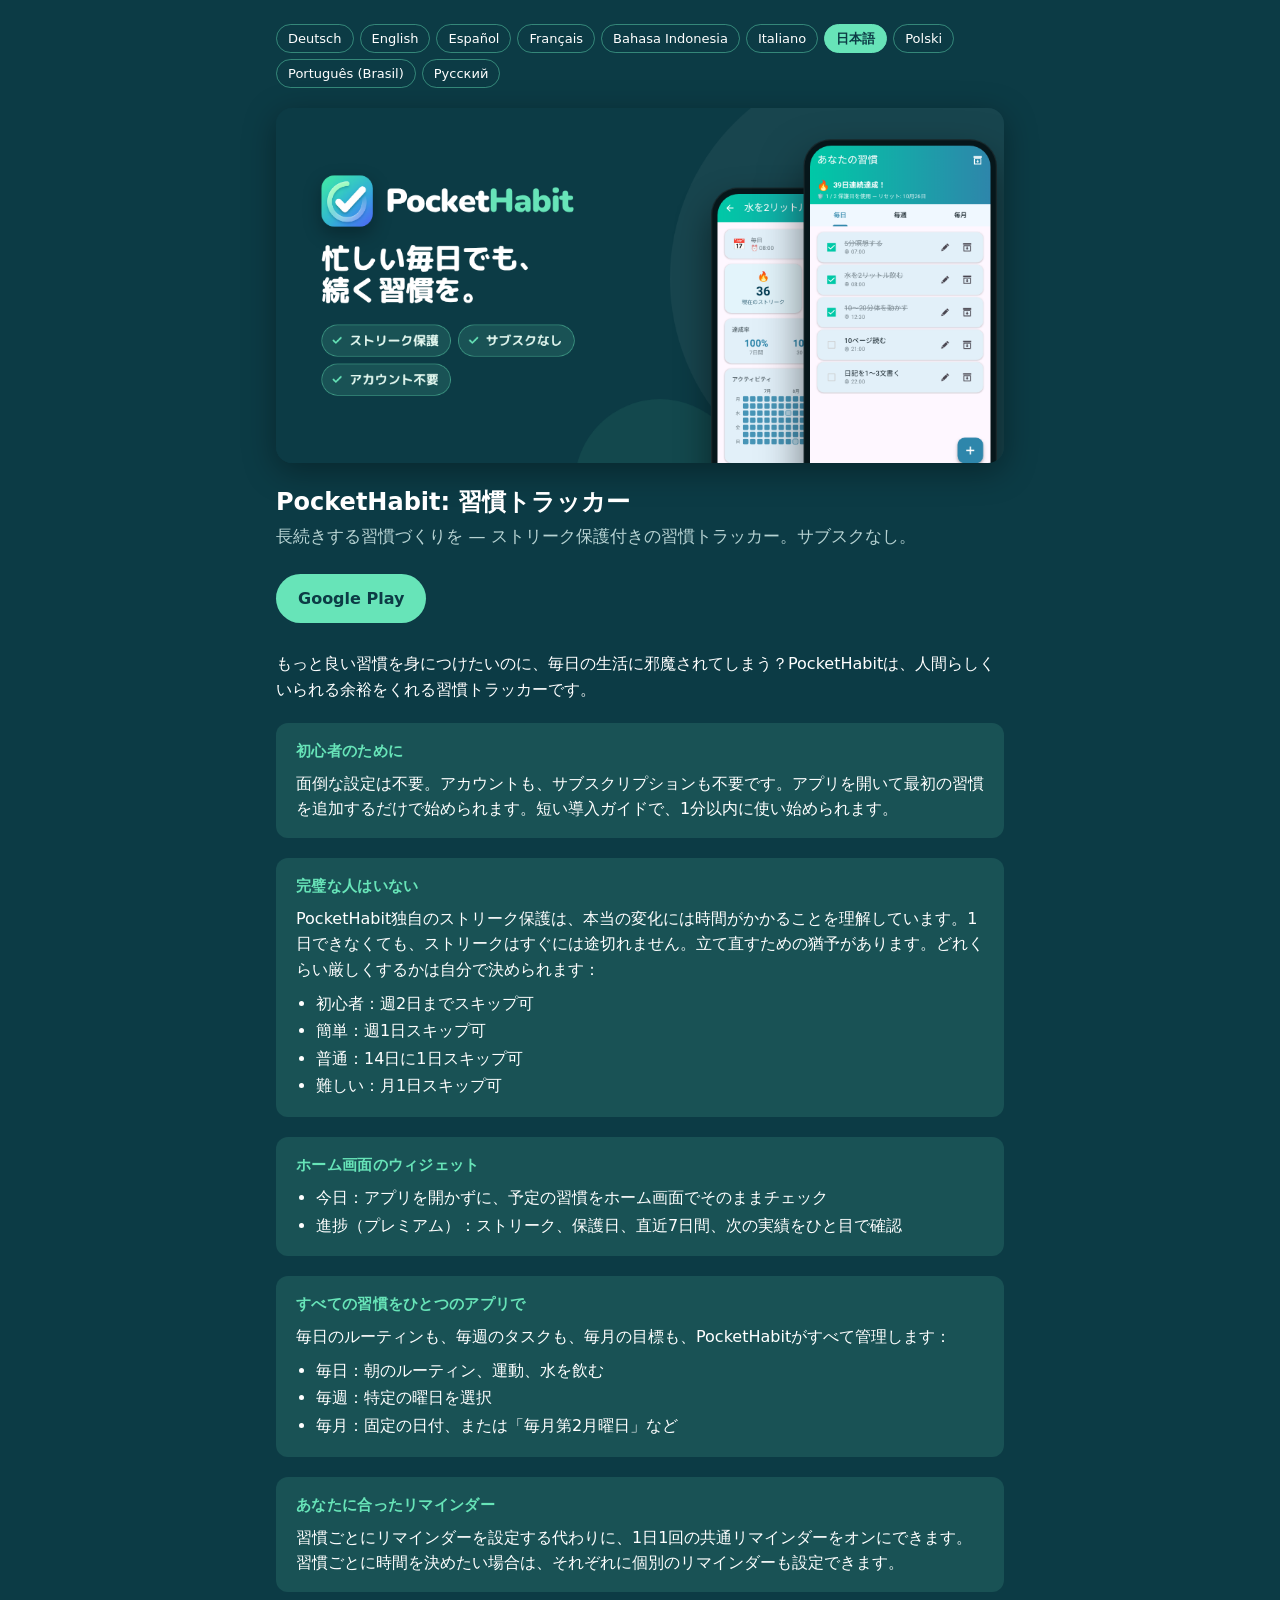
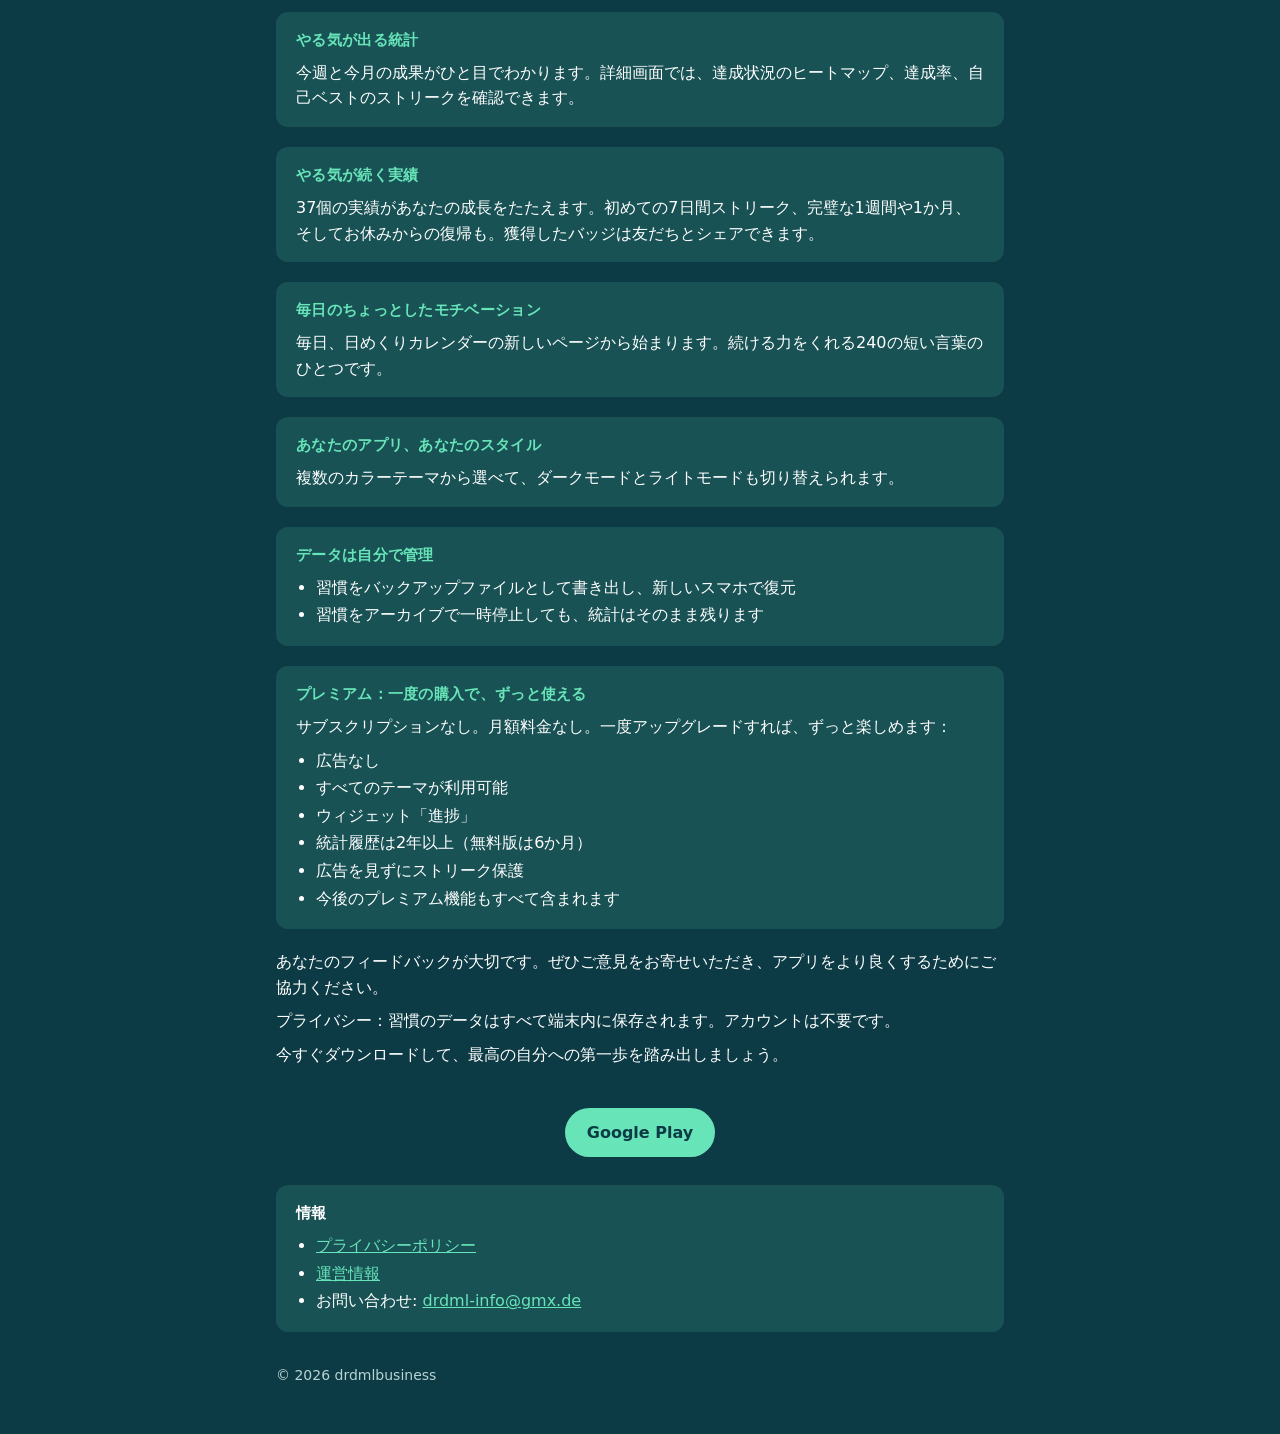
<file: ja/index.html>
<!doctype html>
<html lang="ja">
<head>
<meta charset="utf-8">
<meta name="viewport" content="width=device-width, initial-scale=1">
<title>PocketHabit: 習慣トラッカー</title>
<meta name="description" content="長続きする習慣づくりを — ストリーク保護付きの習慣トラッカー。サブスクなし。">
<link rel="canonical" href="https://drdmlbusiness.github.io/ja/">
<link rel="alternate" hreflang="de" href="https://drdmlbusiness.github.io/de/">
<link rel="alternate" hreflang="en" href="https://drdmlbusiness.github.io/">
<link rel="alternate" hreflang="es" href="https://drdmlbusiness.github.io/es/">
<link rel="alternate" hreflang="fr" href="https://drdmlbusiness.github.io/fr/">
<link rel="alternate" hreflang="id" href="https://drdmlbusiness.github.io/id/">
<link rel="alternate" hreflang="it" href="https://drdmlbusiness.github.io/it/">
<link rel="alternate" hreflang="ja" href="https://drdmlbusiness.github.io/ja/">
<link rel="alternate" hreflang="pl" href="https://drdmlbusiness.github.io/pl/">
<link rel="alternate" hreflang="pt-BR" href="https://drdmlbusiness.github.io/pt/">
<link rel="alternate" hreflang="ru" href="https://drdmlbusiness.github.io/ru/">
<link rel="alternate" hreflang="x-default" href="https://drdmlbusiness.github.io/">
<meta property="og:type" content="website">
<meta property="og:site_name" content="PocketHabit">
<meta property="og:title" content="PocketHabit: 習慣トラッカー">
<meta property="og:description" content="長続きする習慣づくりを — ストリーク保護付きの習慣トラッカー。サブスクなし。">
<meta property="og:url" content="https://drdmlbusiness.github.io/ja/">
<meta property="og:image" content="https://drdmlbusiness.github.io/feature-ja.png">
<meta property="og:image:width" content="1024">
<meta property="og:image:height" content="500">
<meta property="og:locale" content="ja_JP">
<meta property="og:locale:alternate" content="de_DE">
<meta property="og:locale:alternate" content="en_US">
<meta property="og:locale:alternate" content="es_ES">
<meta property="og:locale:alternate" content="fr_FR">
<meta property="og:locale:alternate" content="id_ID">
<meta property="og:locale:alternate" content="it_IT">
<meta property="og:locale:alternate" content="pl_PL">
<meta property="og:locale:alternate" content="pt_BR">
<meta property="og:locale:alternate" content="ru_RU">
<meta name="twitter:card" content="summary_large_image">
<link rel="stylesheet" href="../style.css">
<script type="application/ld+json">
{
  "@context": "https://schema.org",
  "@type": "MobileApplication",
  "name": "PocketHabit",
  "alternateName": "PocketHabit: 習慣トラッカー",
  "description": "長続きする習慣づくりを — ストリーク保護付きの習慣トラッカー。サブスクなし。",
  "inLanguage": "ja",
  "url": "https://drdmlbusiness.github.io/ja/",
  "image": "https://drdmlbusiness.github.io/feature-ja.png",
  "operatingSystem": "Android",
  "applicationCategory": "HealthApplication",
  "installUrl": "https://play.google.com/store/apps/details?id=com.drdml.pockethabit",
  "offers": {
    "@type": "Offer",
    "price": "0",
    "priceCurrency": "EUR"
  },
  "author": {
    "@type": "Organization",
    "name": "drdmlbusiness",
    "url": "https://drdmlbusiness.github.io/"
  }
}
</script>
</head>
<body>
<main>
  <nav aria-label="Language">
    <a href="../de/" hreflang="de" lang="de">Deutsch</a>
    <a href="../" hreflang="en" lang="en">English</a>
    <a href="../es/" hreflang="es" lang="es">Español</a>
    <a href="../fr/" hreflang="fr" lang="fr">Français</a>
    <a href="../id/" hreflang="id" lang="id">Bahasa Indonesia</a>
    <a href="../it/" hreflang="it" lang="it">Italiano</a>
    <a href="../ja/" hreflang="ja" lang="ja" aria-current="page">日本語</a>
    <a href="../pl/" hreflang="pl" lang="pl">Polski</a>
    <a href="../pt/" hreflang="pt-BR" lang="pt-BR">Português (Brasil)</a>
    <a href="../ru/" hreflang="ru" lang="ru">Русский</a>
  </nav>

  <img class="hero" src="../feature-ja.png" width="1024" height="500"
       alt="PocketHabit – 長続きする習慣づくりを — ストリーク保護付きの習慣トラッカー。サブスクなし。">

  <h1>PocketHabit: 習慣トラッカー</h1>
  <p class="lead">長続きする習慣づくりを — ストリーク保護付きの習慣トラッカー。サブスクなし。</p>
  <a class="store" href="https://play.google.com/store/apps/details?id=com.drdml.pockethabit&amp;hl=ja&amp;utm_source=website&amp;utm_campaign=site_ja">Google Play</a>

  <div class="intro">
    <p>もっと良い習慣を身につけたいのに、毎日の生活に邪魔されてしまう？PocketHabitは、人間らしくいられる余裕をくれる習慣トラッカーです。</p>
  </div>
  <section>
    <h2>初心者のために</h2>
    <p>面倒な設定は不要。アカウントも、サブスクリプションも不要です。アプリを開いて最初の習慣を追加するだけで始められます。短い導入ガイドで、1分以内に使い始められます。</p>
  </section>
  <section>
    <h2>完璧な人はいない</h2>
    <p>PocketHabit独自のストリーク保護は、本当の変化には時間がかかることを理解しています。1日できなくても、ストリークはすぐには途切れません。立て直すための猶予があります。どれくらい厳しくするかは自分で決められます：</p>
    <ul>
      <li>初心者：週2日までスキップ可</li>
      <li>簡単：週1日スキップ可</li>
      <li>普通：14日に1日スキップ可</li>
      <li>難しい：月1日スキップ可</li>
    </ul>
  </section>
  <section>
    <h2>ホーム画面のウィジェット</h2>
    <ul>
      <li>今日：アプリを開かずに、予定の習慣をホーム画面でそのままチェック</li>
      <li>進捗（プレミアム）：ストリーク、保護日、直近7日間、次の実績をひと目で確認</li>
    </ul>
  </section>
  <section>
    <h2>すべての習慣をひとつのアプリで</h2>
    <p>毎日のルーティンも、毎週のタスクも、毎月の目標も、PocketHabitがすべて管理します：</p>
    <ul>
      <li>毎日：朝のルーティン、運動、水を飲む</li>
      <li>毎週：特定の曜日を選択</li>
      <li>毎月：固定の日付、または「毎月第2月曜日」など</li>
    </ul>
  </section>
  <section>
    <h2>あなたに合ったリマインダー</h2>
    <p>習慣ごとにリマインダーを設定する代わりに、1日1回の共通リマインダーをオンにできます。習慣ごとに時間を決めたい場合は、それぞれに個別のリマインダーも設定できます。</p>
  </section>
  <section>
    <h2>やる気が出る統計</h2>
    <p>今週と今月の成果がひと目でわかります。詳細画面では、達成状況のヒートマップ、達成率、自己ベストのストリークを確認できます。</p>
  </section>
  <section>
    <h2>やる気が続く実績</h2>
    <p>37個の実績があなたの成長をたたえます。初めての7日間ストリーク、完璧な1週間や1か月、そしてお休みからの復帰も。獲得したバッジは友だちとシェアできます。</p>
  </section>
  <section>
    <h2>毎日のちょっとしたモチベーション</h2>
    <p>毎日、日めくりカレンダーの新しいページから始まります。続ける力をくれる240の短い言葉のひとつです。</p>
  </section>
  <section>
    <h2>あなたのアプリ、あなたのスタイル</h2>
    <p>複数のカラーテーマから選べて、ダークモードとライトモードも切り替えられます。</p>
  </section>
  <section>
    <h2>データは自分で管理</h2>
    <ul>
      <li>習慣をバックアップファイルとして書き出し、新しいスマホで復元</li>
      <li>習慣をアーカイブで一時停止しても、統計はそのまま残ります</li>
    </ul>
  </section>
  <section>
    <h2>プレミアム：一度の購入で、ずっと使える</h2>
    <p>サブスクリプションなし。月額料金なし。一度アップグレードすれば、ずっと楽しめます：</p>
    <ul>
      <li>広告なし</li>
      <li>すべてのテーマが利用可能</li>
      <li>ウィジェット「進捗」</li>
      <li>統計履歴は2年以上（無料版は6か月）</li>
      <li>広告を見ずにストリーク保護</li>
      <li>今後のプレミアム機能もすべて含まれます</li>
    </ul>
  </section>
  <div class="outro">
    <p>あなたのフィードバックが大切です。ぜひご意見をお寄せいただき、アプリをより良くするためにご協力ください。</p>
    <p>プライバシー：習慣のデータはすべて端末内に保存されます。アカウントは不要です。</p>
    <p>今すぐダウンロードして、最高の自分への第一歩を踏み出しましょう。</p>
  </div>

  <p class="cta"><a class="store" href="https://play.google.com/store/apps/details?id=com.drdml.pockethabit&amp;hl=ja&amp;utm_source=website&amp;utm_campaign=site_ja">Google Play</a></p>

  <section class="info">
    <h2>情報</h2>
    <ul>
      <li><a href="https://sites.google.com/view/datenschutzpockethabit/english-en">プライバシーポリシー</a></li>
      <li><a href="https://sites.google.com/view/datenschutzpockethabit/impressum">運営情報</a></li>
      <li>お問い合わせ: <a href="mailto:drdml-info@gmx.de">drdml-info@gmx.de</a></li>
    </ul>
  </section>

  <footer>© 2026 drdmlbusiness</footer>
</main>
</body>
</html>
</file>
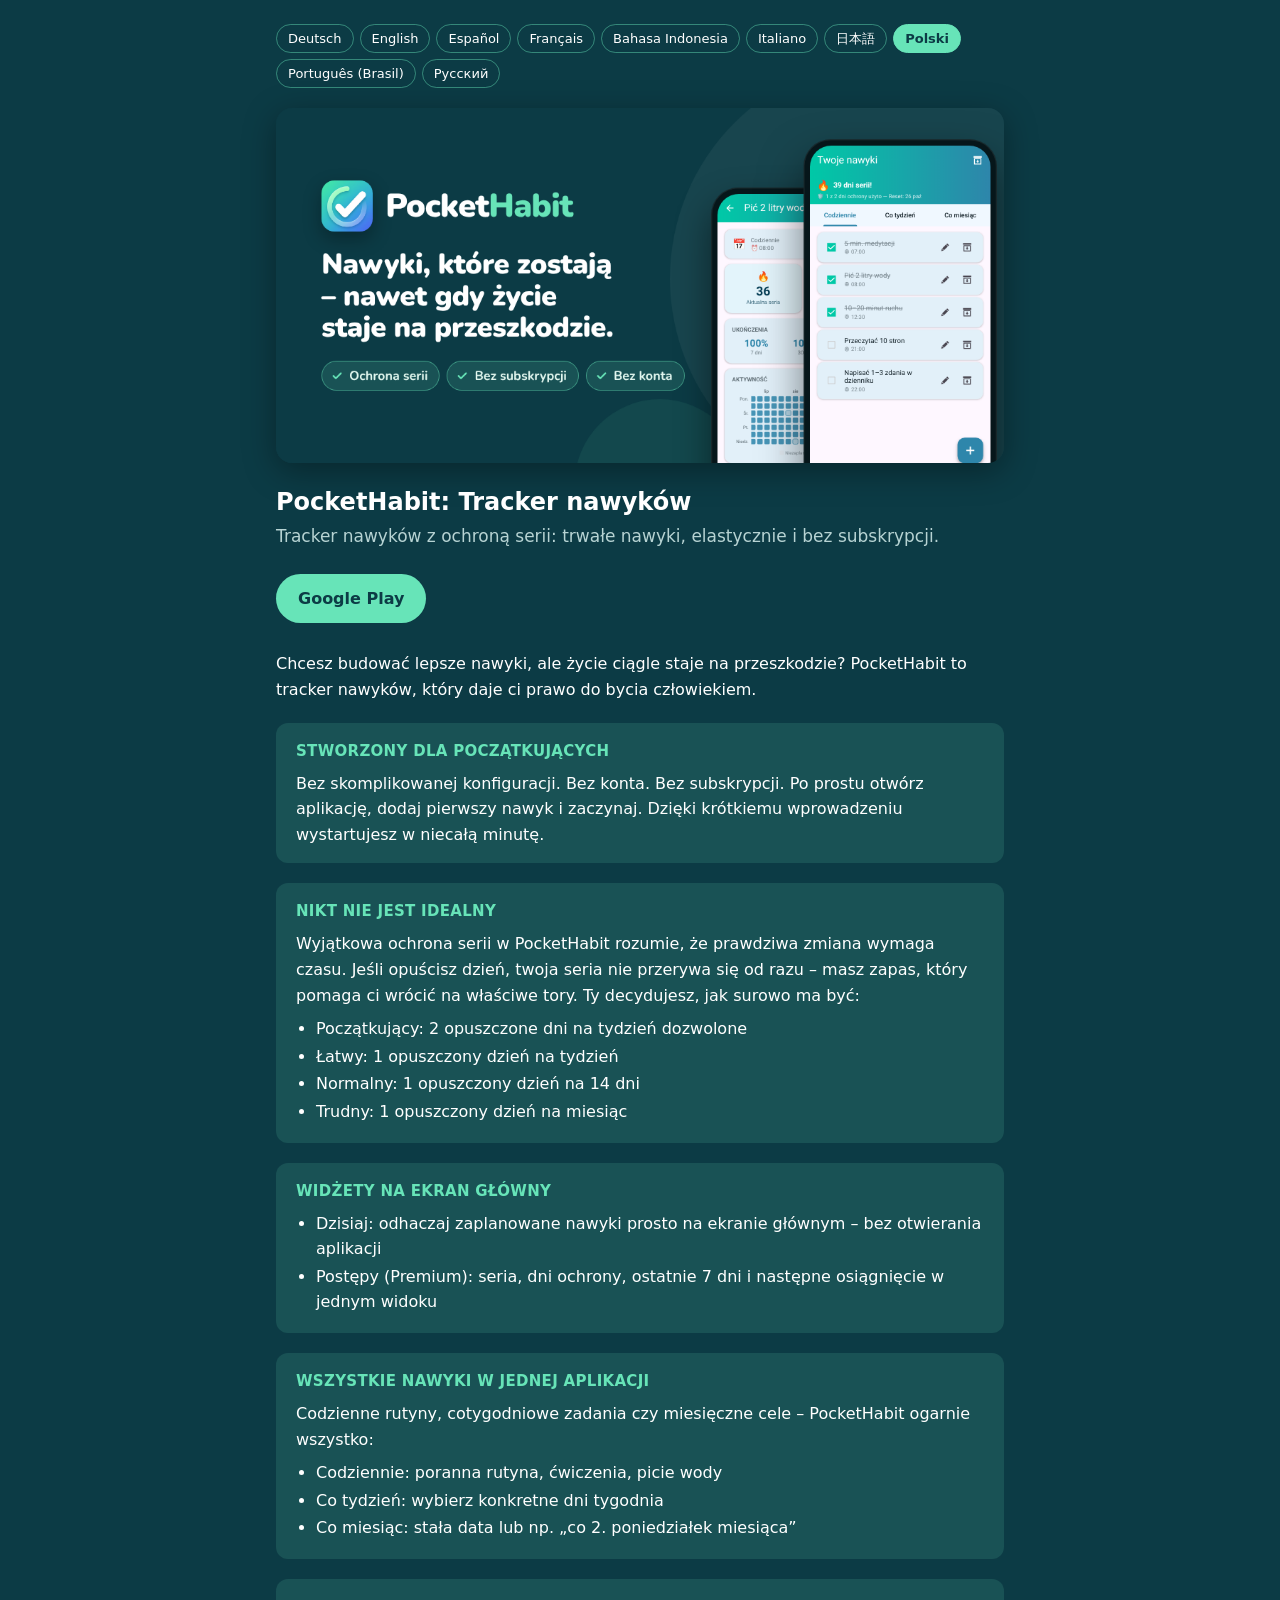
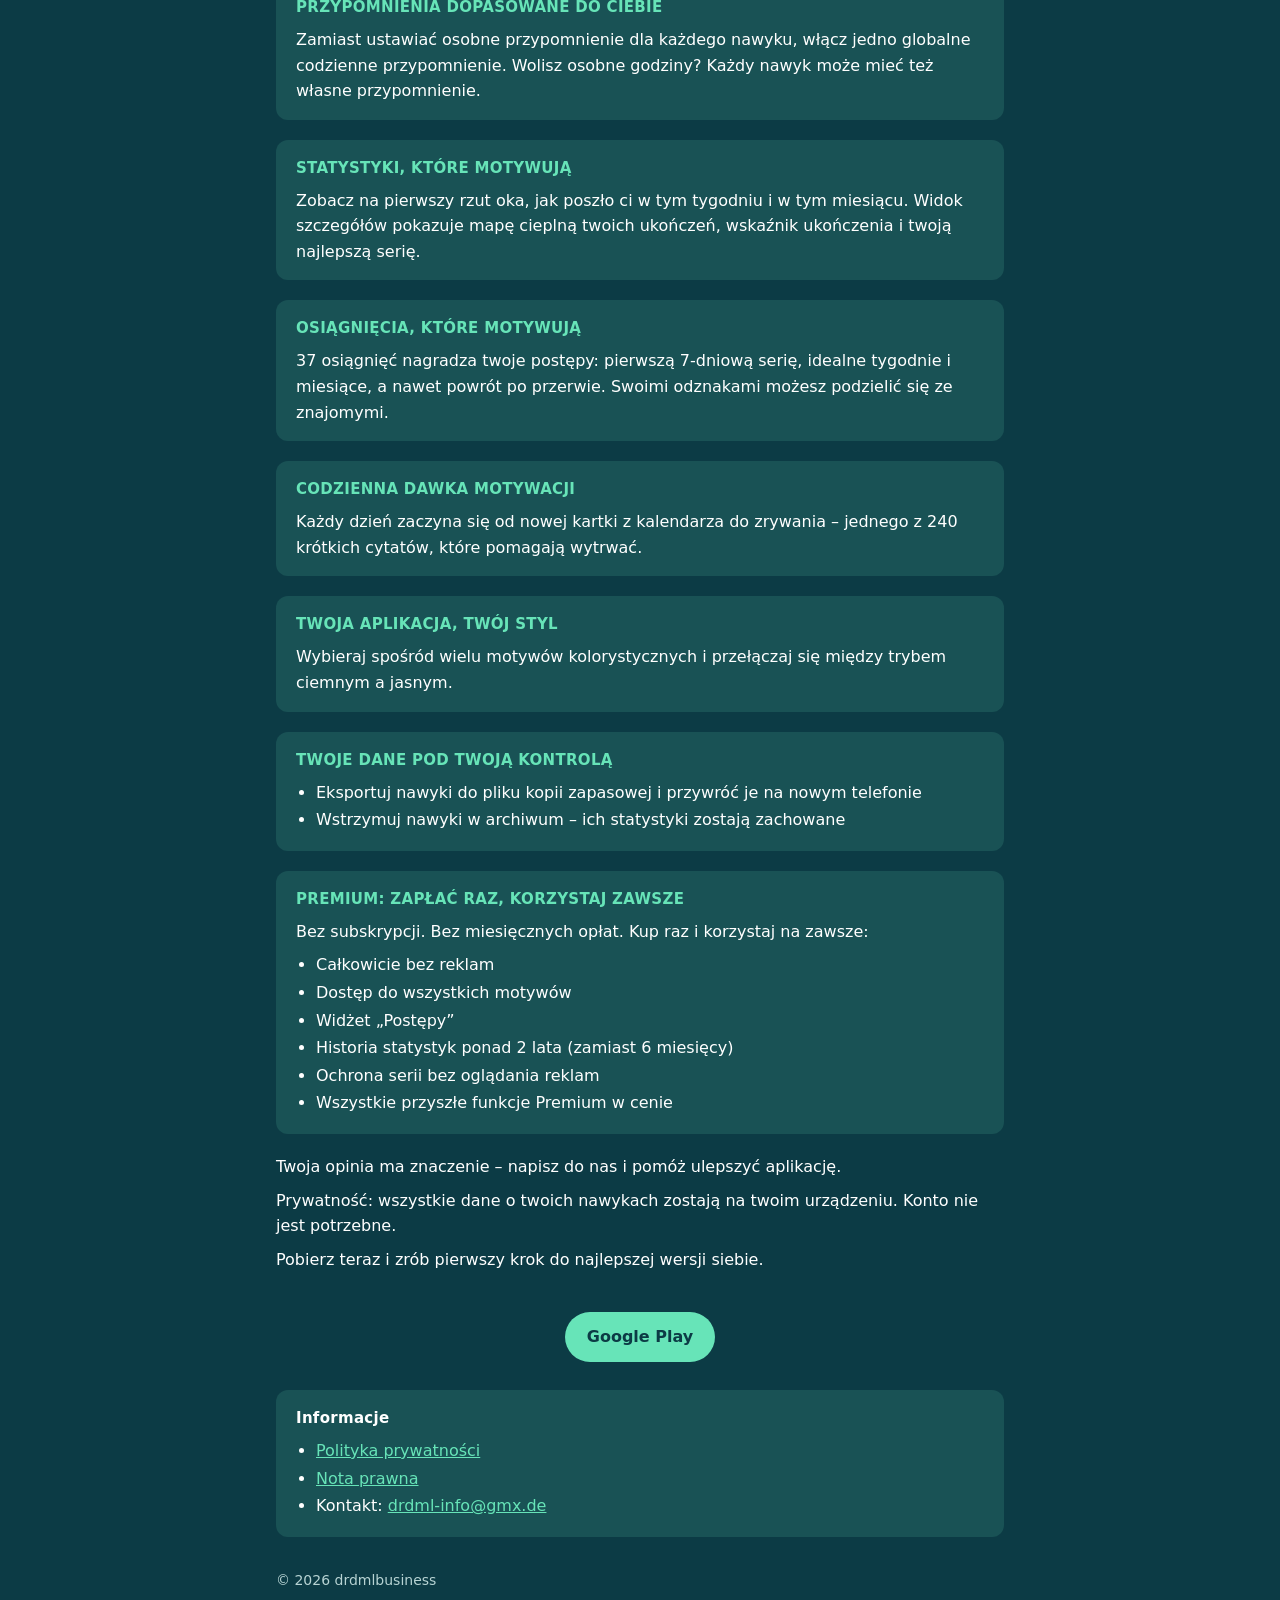
<file: pl/index.html>
<!doctype html>
<html lang="pl">
<head>
<meta charset="utf-8">
<meta name="viewport" content="width=device-width, initial-scale=1">
<title>PocketHabit: Tracker nawyków</title>
<meta name="description" content="Tracker nawyków z ochroną serii: trwałe nawyki, elastycznie i bez subskrypcji.">
<link rel="canonical" href="https://drdmlbusiness.github.io/pl/">
<link rel="alternate" hreflang="de" href="https://drdmlbusiness.github.io/de/">
<link rel="alternate" hreflang="en" href="https://drdmlbusiness.github.io/">
<link rel="alternate" hreflang="es" href="https://drdmlbusiness.github.io/es/">
<link rel="alternate" hreflang="fr" href="https://drdmlbusiness.github.io/fr/">
<link rel="alternate" hreflang="id" href="https://drdmlbusiness.github.io/id/">
<link rel="alternate" hreflang="it" href="https://drdmlbusiness.github.io/it/">
<link rel="alternate" hreflang="ja" href="https://drdmlbusiness.github.io/ja/">
<link rel="alternate" hreflang="pl" href="https://drdmlbusiness.github.io/pl/">
<link rel="alternate" hreflang="pt-BR" href="https://drdmlbusiness.github.io/pt/">
<link rel="alternate" hreflang="ru" href="https://drdmlbusiness.github.io/ru/">
<link rel="alternate" hreflang="x-default" href="https://drdmlbusiness.github.io/">
<meta property="og:type" content="website">
<meta property="og:site_name" content="PocketHabit">
<meta property="og:title" content="PocketHabit: Tracker nawyków">
<meta property="og:description" content="Tracker nawyków z ochroną serii: trwałe nawyki, elastycznie i bez subskrypcji.">
<meta property="og:url" content="https://drdmlbusiness.github.io/pl/">
<meta property="og:image" content="https://drdmlbusiness.github.io/feature-pl.png">
<meta property="og:image:width" content="1024">
<meta property="og:image:height" content="500">
<meta property="og:locale" content="pl_PL">
<meta property="og:locale:alternate" content="de_DE">
<meta property="og:locale:alternate" content="en_US">
<meta property="og:locale:alternate" content="es_ES">
<meta property="og:locale:alternate" content="fr_FR">
<meta property="og:locale:alternate" content="id_ID">
<meta property="og:locale:alternate" content="it_IT">
<meta property="og:locale:alternate" content="ja_JP">
<meta property="og:locale:alternate" content="pt_BR">
<meta property="og:locale:alternate" content="ru_RU">
<meta name="twitter:card" content="summary_large_image">
<link rel="stylesheet" href="../style.css">
<script type="application/ld+json">
{
  "@context": "https://schema.org",
  "@type": "MobileApplication",
  "name": "PocketHabit",
  "alternateName": "PocketHabit: Tracker nawyków",
  "description": "Tracker nawyków z ochroną serii: trwałe nawyki, elastycznie i bez subskrypcji.",
  "inLanguage": "pl",
  "url": "https://drdmlbusiness.github.io/pl/",
  "image": "https://drdmlbusiness.github.io/feature-pl.png",
  "operatingSystem": "Android",
  "applicationCategory": "HealthApplication",
  "installUrl": "https://play.google.com/store/apps/details?id=com.drdml.pockethabit",
  "offers": {
    "@type": "Offer",
    "price": "0",
    "priceCurrency": "EUR"
  },
  "author": {
    "@type": "Organization",
    "name": "drdmlbusiness",
    "url": "https://drdmlbusiness.github.io/"
  }
}
</script>
</head>
<body>
<main>
  <nav aria-label="Language">
    <a href="../de/" hreflang="de" lang="de">Deutsch</a>
    <a href="../" hreflang="en" lang="en">English</a>
    <a href="../es/" hreflang="es" lang="es">Español</a>
    <a href="../fr/" hreflang="fr" lang="fr">Français</a>
    <a href="../id/" hreflang="id" lang="id">Bahasa Indonesia</a>
    <a href="../it/" hreflang="it" lang="it">Italiano</a>
    <a href="../ja/" hreflang="ja" lang="ja">日本語</a>
    <a href="../pl/" hreflang="pl" lang="pl" aria-current="page">Polski</a>
    <a href="../pt/" hreflang="pt-BR" lang="pt-BR">Português (Brasil)</a>
    <a href="../ru/" hreflang="ru" lang="ru">Русский</a>
  </nav>

  <img class="hero" src="../feature-pl.png" width="1024" height="500"
       alt="PocketHabit – Tracker nawyków z ochroną serii: trwałe nawyki, elastycznie i bez subskrypcji.">

  <h1>PocketHabit: Tracker nawyków</h1>
  <p class="lead">Tracker nawyków z ochroną serii: trwałe nawyki, elastycznie i bez subskrypcji.</p>
  <a class="store" href="https://play.google.com/store/apps/details?id=com.drdml.pockethabit&amp;hl=pl&amp;utm_source=website&amp;utm_campaign=site_pl">Google Play</a>

  <div class="intro">
    <p>Chcesz budować lepsze nawyki, ale życie ciągle staje na przeszkodzie? PocketHabit to tracker nawyków, który daje ci prawo do bycia człowiekiem.</p>
  </div>
  <section>
    <h2>STWORZONY DLA POCZĄTKUJĄCYCH</h2>
    <p>Bez skomplikowanej konfiguracji. Bez konta. Bez subskrypcji. Po prostu otwórz aplikację, dodaj pierwszy nawyk i zaczynaj. Dzięki krótkiemu wprowadzeniu wystartujesz w niecałą minutę.</p>
  </section>
  <section>
    <h2>NIKT NIE JEST IDEALNY</h2>
    <p>Wyjątkowa ochrona serii w PocketHabit rozumie, że prawdziwa zmiana wymaga czasu. Jeśli opuścisz dzień, twoja seria nie przerywa się od razu – masz zapas, który pomaga ci wrócić na właściwe tory. Ty decydujesz, jak surowo ma być:</p>
    <ul>
      <li>Początkujący: 2 opuszczone dni na tydzień dozwolone</li>
      <li>Łatwy: 1 opuszczony dzień na tydzień</li>
      <li>Normalny: 1 opuszczony dzień na 14 dni</li>
      <li>Trudny: 1 opuszczony dzień na miesiąc</li>
    </ul>
  </section>
  <section>
    <h2>WIDŻETY NA EKRAN GŁÓWNY</h2>
    <ul>
      <li>Dzisiaj: odhaczaj zaplanowane nawyki prosto na ekranie głównym – bez otwierania aplikacji</li>
      <li>Postępy (Premium): seria, dni ochrony, ostatnie 7 dni i następne osiągnięcie w jednym widoku</li>
    </ul>
  </section>
  <section>
    <h2>WSZYSTKIE NAWYKI W JEDNEJ APLIKACJI</h2>
    <p>Codzienne rutyny, cotygodniowe zadania czy miesięczne cele – PocketHabit ogarnie wszystko:</p>
    <ul>
      <li>Codziennie: poranna rutyna, ćwiczenia, picie wody</li>
      <li>Co tydzień: wybierz konkretne dni tygodnia</li>
      <li>Co miesiąc: stała data lub np. „co 2. poniedziałek miesiąca”</li>
    </ul>
  </section>
  <section>
    <h2>PRZYPOMNIENIA DOPASOWANE DO CIEBIE</h2>
    <p>Zamiast ustawiać osobne przypomnienie dla każdego nawyku, włącz jedno globalne codzienne przypomnienie. Wolisz osobne godziny? Każdy nawyk może mieć też własne przypomnienie.</p>
  </section>
  <section>
    <h2>STATYSTYKI, KTÓRE MOTYWUJĄ</h2>
    <p>Zobacz na pierwszy rzut oka, jak poszło ci w tym tygodniu i w tym miesiącu. Widok szczegółów pokazuje mapę cieplną twoich ukończeń, wskaźnik ukończenia i twoją najlepszą serię.</p>
  </section>
  <section>
    <h2>OSIĄGNIĘCIA, KTÓRE MOTYWUJĄ</h2>
    <p>37 osiągnięć nagradza twoje postępy: pierwszą 7-dniową serię, idealne tygodnie i miesiące, a nawet powrót po przerwie. Swoimi odznakami możesz podzielić się ze znajomymi.</p>
  </section>
  <section>
    <h2>CODZIENNA DAWKA MOTYWACJI</h2>
    <p>Każdy dzień zaczyna się od nowej kartki z kalendarza do zrywania – jednego z 240 krótkich cytatów, które pomagają wytrwać.</p>
  </section>
  <section>
    <h2>TWOJA APLIKACJA, TWÓJ STYL</h2>
    <p>Wybieraj spośród wielu motywów kolorystycznych i przełączaj się między trybem ciemnym a jasnym.</p>
  </section>
  <section>
    <h2>TWOJE DANE POD TWOJĄ KONTROLĄ</h2>
    <ul>
      <li>Eksportuj nawyki do pliku kopii zapasowej i przywróć je na nowym telefonie</li>
      <li>Wstrzymuj nawyki w archiwum – ich statystyki zostają zachowane</li>
    </ul>
  </section>
  <section>
    <h2>PREMIUM: ZAPŁAĆ RAZ, KORZYSTAJ ZAWSZE</h2>
    <p>Bez subskrypcji. Bez miesięcznych opłat. Kup raz i korzystaj na zawsze:</p>
    <ul>
      <li>Całkowicie bez reklam</li>
      <li>Dostęp do wszystkich motywów</li>
      <li>Widżet „Postępy”</li>
      <li>Historia statystyk ponad 2 lata (zamiast 6 miesięcy)</li>
      <li>Ochrona serii bez oglądania reklam</li>
      <li>Wszystkie przyszłe funkcje Premium w cenie</li>
    </ul>
  </section>
  <div class="outro">
    <p>Twoja opinia ma znaczenie – napisz do nas i pomóż ulepszyć aplikację.</p>
    <p>Prywatność: wszystkie dane o twoich nawykach zostają na twoim urządzeniu. Konto nie jest potrzebne.</p>
    <p>Pobierz teraz i zrób pierwszy krok do najlepszej wersji siebie.</p>
  </div>

  <p class="cta"><a class="store" href="https://play.google.com/store/apps/details?id=com.drdml.pockethabit&amp;hl=pl&amp;utm_source=website&amp;utm_campaign=site_pl">Google Play</a></p>

  <section class="info">
    <h2>Informacje</h2>
    <ul>
      <li><a href="https://sites.google.com/view/datenschutzpockethabit/english-en">Polityka prywatności</a></li>
      <li><a href="https://sites.google.com/view/datenschutzpockethabit/impressum">Nota prawna</a></li>
      <li>Kontakt: <a href="mailto:drdml-info@gmx.de">drdml-info@gmx.de</a></li>
    </ul>
  </section>

  <footer>© 2026 drdmlbusiness</footer>
</main>
</body>
</html>
</file>
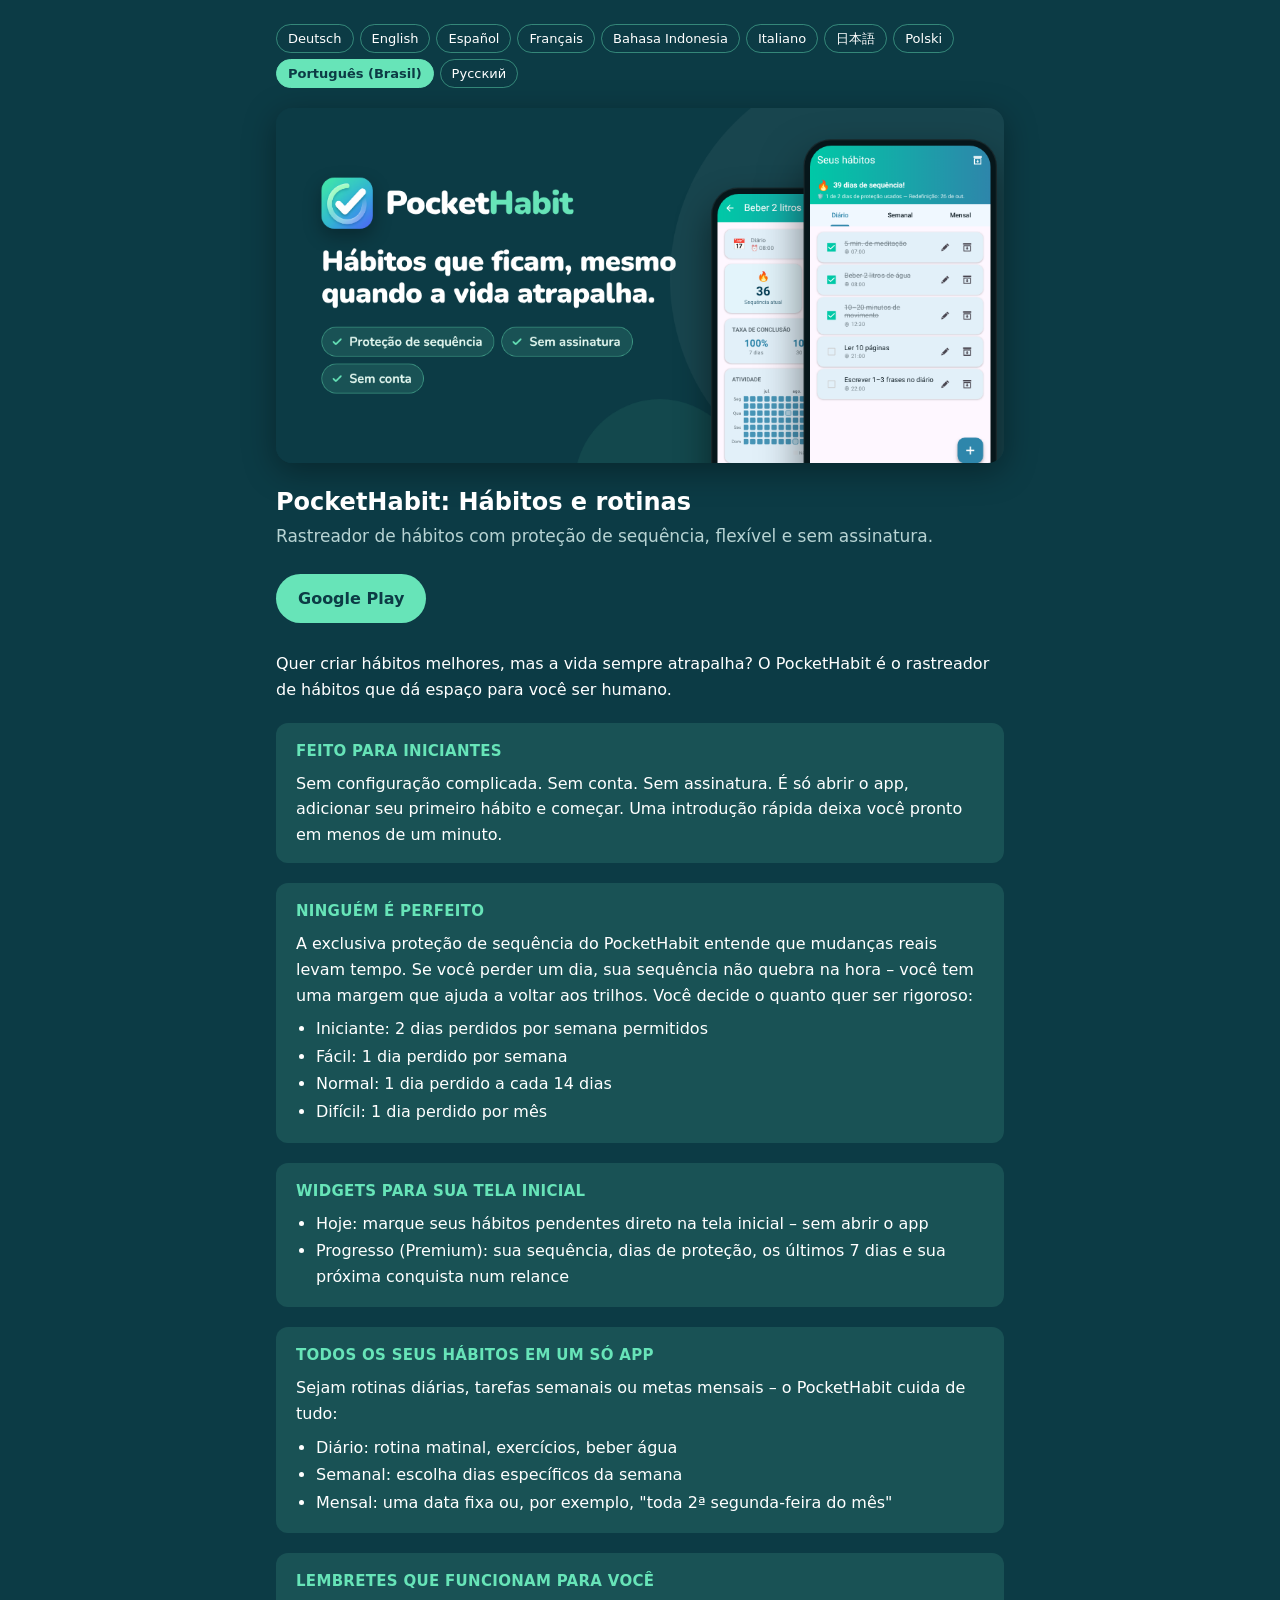
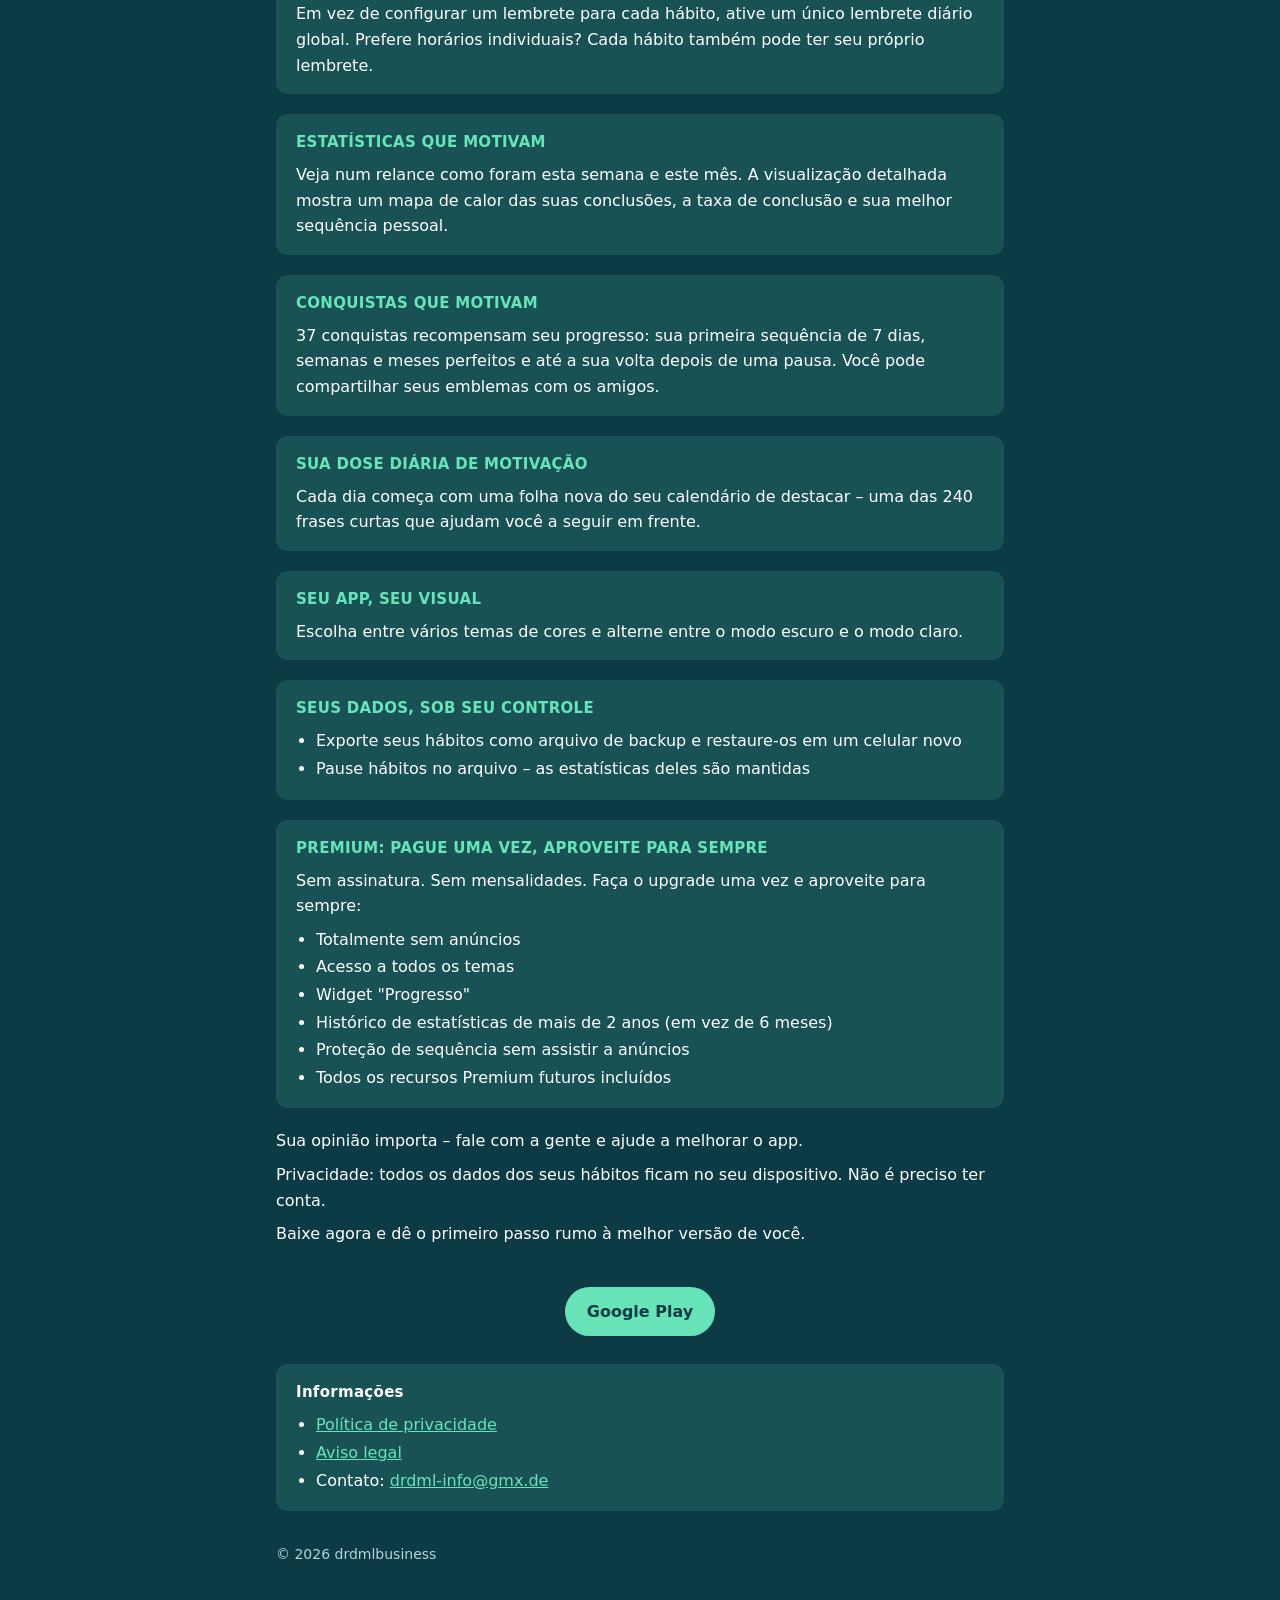
<file: pt/index.html>
<!doctype html>
<html lang="pt-BR">
<head>
<meta charset="utf-8">
<meta name="viewport" content="width=device-width, initial-scale=1">
<title>PocketHabit: Hábitos e rotinas</title>
<meta name="description" content="Rastreador de hábitos com proteção de sequência, flexível e sem assinatura.">
<link rel="canonical" href="https://drdmlbusiness.github.io/pt/">
<link rel="alternate" hreflang="de" href="https://drdmlbusiness.github.io/de/">
<link rel="alternate" hreflang="en" href="https://drdmlbusiness.github.io/">
<link rel="alternate" hreflang="es" href="https://drdmlbusiness.github.io/es/">
<link rel="alternate" hreflang="fr" href="https://drdmlbusiness.github.io/fr/">
<link rel="alternate" hreflang="id" href="https://drdmlbusiness.github.io/id/">
<link rel="alternate" hreflang="it" href="https://drdmlbusiness.github.io/it/">
<link rel="alternate" hreflang="ja" href="https://drdmlbusiness.github.io/ja/">
<link rel="alternate" hreflang="pl" href="https://drdmlbusiness.github.io/pl/">
<link rel="alternate" hreflang="pt-BR" href="https://drdmlbusiness.github.io/pt/">
<link rel="alternate" hreflang="ru" href="https://drdmlbusiness.github.io/ru/">
<link rel="alternate" hreflang="x-default" href="https://drdmlbusiness.github.io/">
<meta property="og:type" content="website">
<meta property="og:site_name" content="PocketHabit">
<meta property="og:title" content="PocketHabit: Hábitos e rotinas">
<meta property="og:description" content="Rastreador de hábitos com proteção de sequência, flexível e sem assinatura.">
<meta property="og:url" content="https://drdmlbusiness.github.io/pt/">
<meta property="og:image" content="https://drdmlbusiness.github.io/feature-pt.png">
<meta property="og:image:width" content="1024">
<meta property="og:image:height" content="500">
<meta property="og:locale" content="pt_BR">
<meta property="og:locale:alternate" content="de_DE">
<meta property="og:locale:alternate" content="en_US">
<meta property="og:locale:alternate" content="es_ES">
<meta property="og:locale:alternate" content="fr_FR">
<meta property="og:locale:alternate" content="id_ID">
<meta property="og:locale:alternate" content="it_IT">
<meta property="og:locale:alternate" content="ja_JP">
<meta property="og:locale:alternate" content="pl_PL">
<meta property="og:locale:alternate" content="ru_RU">
<meta name="twitter:card" content="summary_large_image">
<link rel="stylesheet" href="../style.css">
<script type="application/ld+json">
{
  "@context": "https://schema.org",
  "@type": "MobileApplication",
  "name": "PocketHabit",
  "alternateName": "PocketHabit: Hábitos e rotinas",
  "description": "Rastreador de hábitos com proteção de sequência, flexível e sem assinatura.",
  "inLanguage": "pt-BR",
  "url": "https://drdmlbusiness.github.io/pt/",
  "image": "https://drdmlbusiness.github.io/feature-pt.png",
  "operatingSystem": "Android",
  "applicationCategory": "HealthApplication",
  "installUrl": "https://play.google.com/store/apps/details?id=com.drdml.pockethabit",
  "offers": {
    "@type": "Offer",
    "price": "0",
    "priceCurrency": "EUR"
  },
  "author": {
    "@type": "Organization",
    "name": "drdmlbusiness",
    "url": "https://drdmlbusiness.github.io/"
  }
}
</script>
</head>
<body>
<main>
  <nav aria-label="Language">
    <a href="../de/" hreflang="de" lang="de">Deutsch</a>
    <a href="../" hreflang="en" lang="en">English</a>
    <a href="../es/" hreflang="es" lang="es">Español</a>
    <a href="../fr/" hreflang="fr" lang="fr">Français</a>
    <a href="../id/" hreflang="id" lang="id">Bahasa Indonesia</a>
    <a href="../it/" hreflang="it" lang="it">Italiano</a>
    <a href="../ja/" hreflang="ja" lang="ja">日本語</a>
    <a href="../pl/" hreflang="pl" lang="pl">Polski</a>
    <a href="../pt/" hreflang="pt-BR" lang="pt-BR" aria-current="page">Português (Brasil)</a>
    <a href="../ru/" hreflang="ru" lang="ru">Русский</a>
  </nav>

  <img class="hero" src="../feature-pt.png" width="1024" height="500"
       alt="PocketHabit – Rastreador de hábitos com proteção de sequência, flexível e sem assinatura.">

  <h1>PocketHabit: Hábitos e rotinas</h1>
  <p class="lead">Rastreador de hábitos com proteção de sequência, flexível e sem assinatura.</p>
  <a class="store" href="https://play.google.com/store/apps/details?id=com.drdml.pockethabit&amp;hl=pt_BR&amp;utm_source=website&amp;utm_campaign=site_pt">Google Play</a>

  <div class="intro">
    <p>Quer criar hábitos melhores, mas a vida sempre atrapalha? O PocketHabit é o rastreador de hábitos que dá espaço para você ser humano.</p>
  </div>
  <section>
    <h2>FEITO PARA INICIANTES</h2>
    <p>Sem configuração complicada. Sem conta. Sem assinatura. É só abrir o app, adicionar seu primeiro hábito e começar. Uma introdução rápida deixa você pronto em menos de um minuto.</p>
  </section>
  <section>
    <h2>NINGUÉM É PERFEITO</h2>
    <p>A exclusiva proteção de sequência do PocketHabit entende que mudanças reais levam tempo. Se você perder um dia, sua sequência não quebra na hora – você tem uma margem que ajuda a voltar aos trilhos. Você decide o quanto quer ser rigoroso:</p>
    <ul>
      <li>Iniciante: 2 dias perdidos por semana permitidos</li>
      <li>Fácil: 1 dia perdido por semana</li>
      <li>Normal: 1 dia perdido a cada 14 dias</li>
      <li>Difícil: 1 dia perdido por mês</li>
    </ul>
  </section>
  <section>
    <h2>WIDGETS PARA SUA TELA INICIAL</h2>
    <ul>
      <li>Hoje: marque seus hábitos pendentes direto na tela inicial – sem abrir o app</li>
      <li>Progresso (Premium): sua sequência, dias de proteção, os últimos 7 dias e sua próxima conquista num relance</li>
    </ul>
  </section>
  <section>
    <h2>TODOS OS SEUS HÁBITOS EM UM SÓ APP</h2>
    <p>Sejam rotinas diárias, tarefas semanais ou metas mensais – o PocketHabit cuida de tudo:</p>
    <ul>
      <li>Diário: rotina matinal, exercícios, beber água</li>
      <li>Semanal: escolha dias específicos da semana</li>
      <li>Mensal: uma data fixa ou, por exemplo, &quot;toda 2ª segunda-feira do mês&quot;</li>
    </ul>
  </section>
  <section>
    <h2>LEMBRETES QUE FUNCIONAM PARA VOCÊ</h2>
    <p>Em vez de configurar um lembrete para cada hábito, ative um único lembrete diário global. Prefere horários individuais? Cada hábito também pode ter seu próprio lembrete.</p>
  </section>
  <section>
    <h2>ESTATÍSTICAS QUE MOTIVAM</h2>
    <p>Veja num relance como foram esta semana e este mês. A visualização detalhada mostra um mapa de calor das suas conclusões, a taxa de conclusão e sua melhor sequência pessoal.</p>
  </section>
  <section>
    <h2>CONQUISTAS QUE MOTIVAM</h2>
    <p>37 conquistas recompensam seu progresso: sua primeira sequência de 7 dias, semanas e meses perfeitos e até a sua volta depois de uma pausa. Você pode compartilhar seus emblemas com os amigos.</p>
  </section>
  <section>
    <h2>SUA DOSE DIÁRIA DE MOTIVAÇÃO</h2>
    <p>Cada dia começa com uma folha nova do seu calendário de destacar – uma das 240 frases curtas que ajudam você a seguir em frente.</p>
  </section>
  <section>
    <h2>SEU APP, SEU VISUAL</h2>
    <p>Escolha entre vários temas de cores e alterne entre o modo escuro e o modo claro.</p>
  </section>
  <section>
    <h2>SEUS DADOS, SOB SEU CONTROLE</h2>
    <ul>
      <li>Exporte seus hábitos como arquivo de backup e restaure-os em um celular novo</li>
      <li>Pause hábitos no arquivo – as estatísticas deles são mantidas</li>
    </ul>
  </section>
  <section>
    <h2>PREMIUM: PAGUE UMA VEZ, APROVEITE PARA SEMPRE</h2>
    <p>Sem assinatura. Sem mensalidades. Faça o upgrade uma vez e aproveite para sempre:</p>
    <ul>
      <li>Totalmente sem anúncios</li>
      <li>Acesso a todos os temas</li>
      <li>Widget &quot;Progresso&quot;</li>
      <li>Histórico de estatísticas de mais de 2 anos (em vez de 6 meses)</li>
      <li>Proteção de sequência sem assistir a anúncios</li>
      <li>Todos os recursos Premium futuros incluídos</li>
    </ul>
  </section>
  <div class="outro">
    <p>Sua opinião importa – fale com a gente e ajude a melhorar o app.</p>
    <p>Privacidade: todos os dados dos seus hábitos ficam no seu dispositivo. Não é preciso ter conta.</p>
    <p>Baixe agora e dê o primeiro passo rumo à melhor versão de você.</p>
  </div>

  <p class="cta"><a class="store" href="https://play.google.com/store/apps/details?id=com.drdml.pockethabit&amp;hl=pt_BR&amp;utm_source=website&amp;utm_campaign=site_pt">Google Play</a></p>

  <section class="info">
    <h2>Informações</h2>
    <ul>
      <li><a href="https://sites.google.com/view/datenschutzpockethabit/english-en">Política de privacidade</a></li>
      <li><a href="https://sites.google.com/view/datenschutzpockethabit/impressum">Aviso legal</a></li>
      <li>Contato: <a href="mailto:drdml-info@gmx.de">drdml-info@gmx.de</a></li>
    </ul>
  </section>

  <footer>© 2026 drdmlbusiness</footer>
</main>
</body>
</html>
</file>
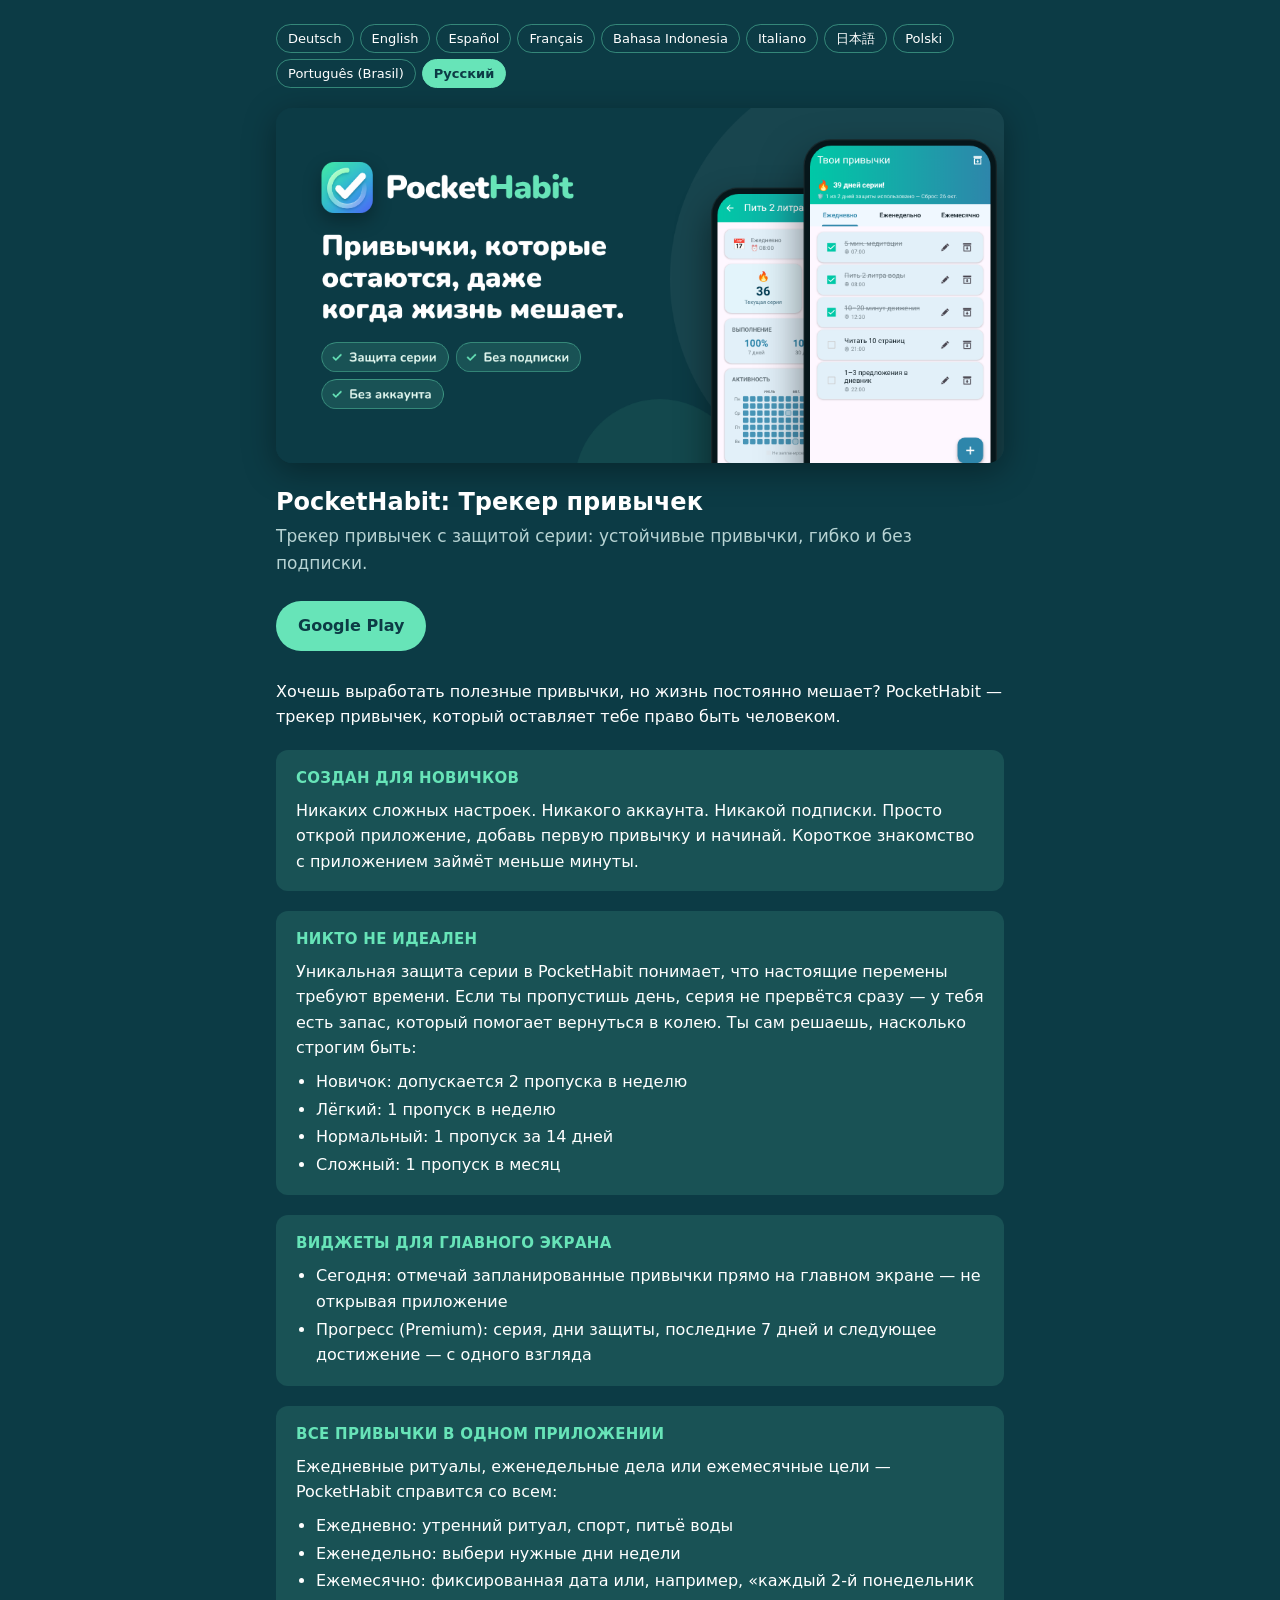
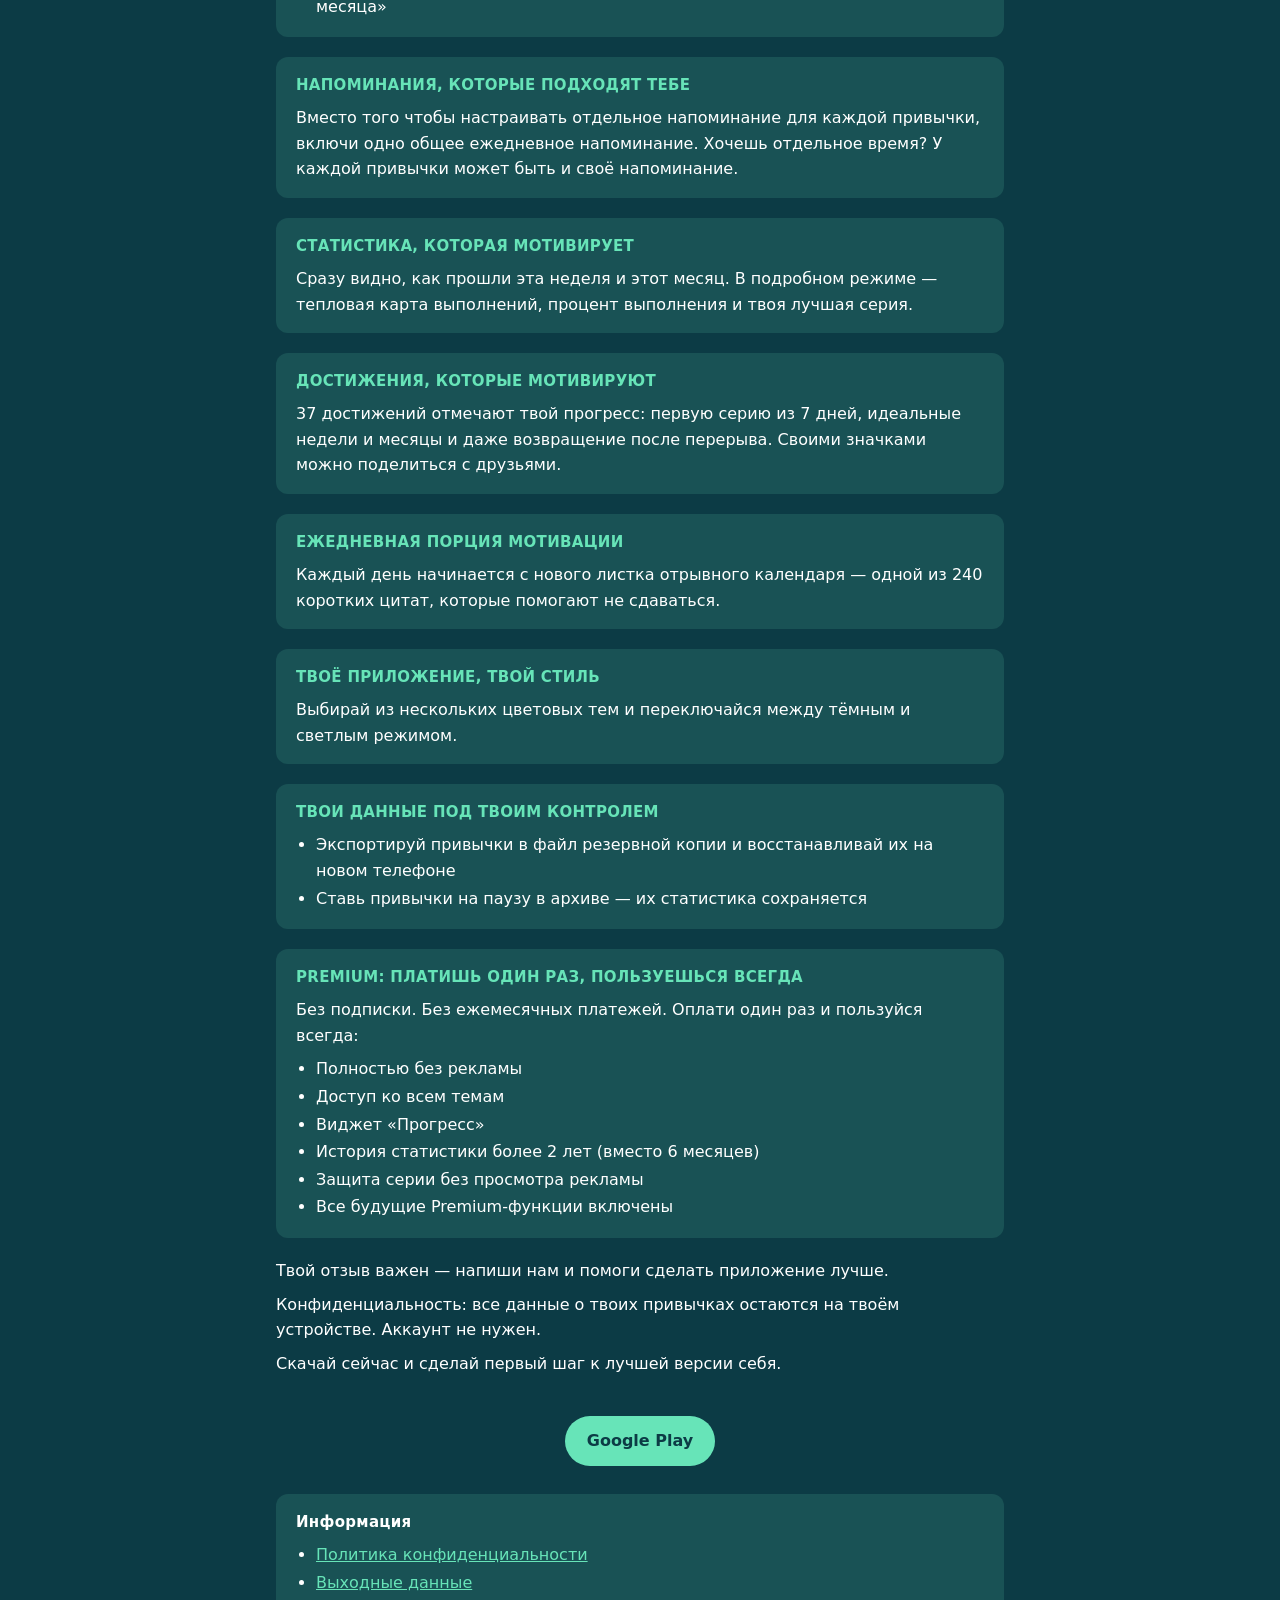
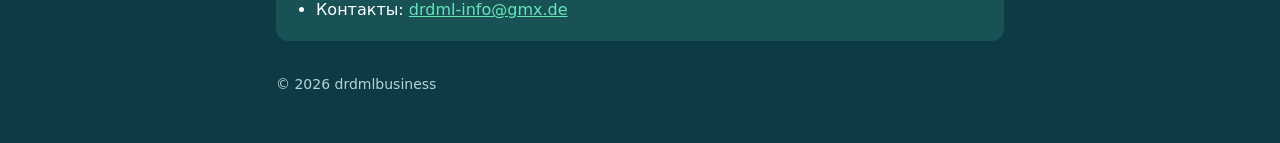
<file: ru/index.html>
<!doctype html>
<html lang="ru">
<head>
<meta charset="utf-8">
<meta name="viewport" content="width=device-width, initial-scale=1">
<title>PocketHabit: Трекер привычек</title>
<meta name="description" content="Трекер привычек с защитой серии: устойчивые привычки, гибко и без подписки.">
<link rel="canonical" href="https://drdmlbusiness.github.io/ru/">
<link rel="alternate" hreflang="de" href="https://drdmlbusiness.github.io/de/">
<link rel="alternate" hreflang="en" href="https://drdmlbusiness.github.io/">
<link rel="alternate" hreflang="es" href="https://drdmlbusiness.github.io/es/">
<link rel="alternate" hreflang="fr" href="https://drdmlbusiness.github.io/fr/">
<link rel="alternate" hreflang="id" href="https://drdmlbusiness.github.io/id/">
<link rel="alternate" hreflang="it" href="https://drdmlbusiness.github.io/it/">
<link rel="alternate" hreflang="ja" href="https://drdmlbusiness.github.io/ja/">
<link rel="alternate" hreflang="pl" href="https://drdmlbusiness.github.io/pl/">
<link rel="alternate" hreflang="pt-BR" href="https://drdmlbusiness.github.io/pt/">
<link rel="alternate" hreflang="ru" href="https://drdmlbusiness.github.io/ru/">
<link rel="alternate" hreflang="x-default" href="https://drdmlbusiness.github.io/">
<meta property="og:type" content="website">
<meta property="og:site_name" content="PocketHabit">
<meta property="og:title" content="PocketHabit: Трекер привычек">
<meta property="og:description" content="Трекер привычек с защитой серии: устойчивые привычки, гибко и без подписки.">
<meta property="og:url" content="https://drdmlbusiness.github.io/ru/">
<meta property="og:image" content="https://drdmlbusiness.github.io/feature-ru.png">
<meta property="og:image:width" content="1024">
<meta property="og:image:height" content="500">
<meta property="og:locale" content="ru_RU">
<meta property="og:locale:alternate" content="de_DE">
<meta property="og:locale:alternate" content="en_US">
<meta property="og:locale:alternate" content="es_ES">
<meta property="og:locale:alternate" content="fr_FR">
<meta property="og:locale:alternate" content="id_ID">
<meta property="og:locale:alternate" content="it_IT">
<meta property="og:locale:alternate" content="ja_JP">
<meta property="og:locale:alternate" content="pl_PL">
<meta property="og:locale:alternate" content="pt_BR">
<meta name="twitter:card" content="summary_large_image">
<link rel="stylesheet" href="../style.css">
<script type="application/ld+json">
{
  "@context": "https://schema.org",
  "@type": "MobileApplication",
  "name": "PocketHabit",
  "alternateName": "PocketHabit: Трекер привычек",
  "description": "Трекер привычек с защитой серии: устойчивые привычки, гибко и без подписки.",
  "inLanguage": "ru",
  "url": "https://drdmlbusiness.github.io/ru/",
  "image": "https://drdmlbusiness.github.io/feature-ru.png",
  "operatingSystem": "Android",
  "applicationCategory": "HealthApplication",
  "installUrl": "https://play.google.com/store/apps/details?id=com.drdml.pockethabit",
  "offers": {
    "@type": "Offer",
    "price": "0",
    "priceCurrency": "EUR"
  },
  "author": {
    "@type": "Organization",
    "name": "drdmlbusiness",
    "url": "https://drdmlbusiness.github.io/"
  }
}
</script>
</head>
<body>
<main>
  <nav aria-label="Language">
    <a href="../de/" hreflang="de" lang="de">Deutsch</a>
    <a href="../" hreflang="en" lang="en">English</a>
    <a href="../es/" hreflang="es" lang="es">Español</a>
    <a href="../fr/" hreflang="fr" lang="fr">Français</a>
    <a href="../id/" hreflang="id" lang="id">Bahasa Indonesia</a>
    <a href="../it/" hreflang="it" lang="it">Italiano</a>
    <a href="../ja/" hreflang="ja" lang="ja">日本語</a>
    <a href="../pl/" hreflang="pl" lang="pl">Polski</a>
    <a href="../pt/" hreflang="pt-BR" lang="pt-BR">Português (Brasil)</a>
    <a href="../ru/" hreflang="ru" lang="ru" aria-current="page">Русский</a>
  </nav>

  <img class="hero" src="../feature-ru.png" width="1024" height="500"
       alt="PocketHabit – Трекер привычек с защитой серии: устойчивые привычки, гибко и без подписки.">

  <h1>PocketHabit: Трекер привычек</h1>
  <p class="lead">Трекер привычек с защитой серии: устойчивые привычки, гибко и без подписки.</p>
  <a class="store" href="https://play.google.com/store/apps/details?id=com.drdml.pockethabit&amp;hl=ru&amp;utm_source=website&amp;utm_campaign=site_ru">Google Play</a>

  <div class="intro">
    <p>Хочешь выработать полезные привычки, но жизнь постоянно мешает? PocketHabit — трекер привычек, который оставляет тебе право быть человеком.</p>
  </div>
  <section>
    <h2>СОЗДАН ДЛЯ НОВИЧКОВ</h2>
    <p>Никаких сложных настроек. Никакого аккаунта. Никакой подписки. Просто открой приложение, добавь первую привычку и начинай. Короткое знакомство с приложением займёт меньше минуты.</p>
  </section>
  <section>
    <h2>НИКТО НЕ ИДЕАЛЕН</h2>
    <p>Уникальная защита серии в PocketHabit понимает, что настоящие перемены требуют времени. Если ты пропустишь день, серия не прервётся сразу — у тебя есть запас, который помогает вернуться в колею. Ты сам решаешь, насколько строгим быть:</p>
    <ul>
      <li>Новичок: допускается 2 пропуска в неделю</li>
      <li>Лёгкий: 1 пропуск в неделю</li>
      <li>Нормальный: 1 пропуск за 14 дней</li>
      <li>Сложный: 1 пропуск в месяц</li>
    </ul>
  </section>
  <section>
    <h2>ВИДЖЕТЫ ДЛЯ ГЛАВНОГО ЭКРАНА</h2>
    <ul>
      <li>Сегодня: отмечай запланированные привычки прямо на главном экране — не открывая приложение</li>
      <li>Прогресс (Premium): серия, дни защиты, последние 7 дней и следующее достижение — с одного взгляда</li>
    </ul>
  </section>
  <section>
    <h2>ВСЕ ПРИВЫЧКИ В ОДНОМ ПРИЛОЖЕНИИ</h2>
    <p>Ежедневные ритуалы, еженедельные дела или ежемесячные цели — PocketHabit справится со всем:</p>
    <ul>
      <li>Ежедневно: утренний ритуал, спорт, питьё воды</li>
      <li>Еженедельно: выбери нужные дни недели</li>
      <li>Ежемесячно: фиксированная дата или, например, «каждый 2-й понедельник месяца»</li>
    </ul>
  </section>
  <section>
    <h2>НАПОМИНАНИЯ, КОТОРЫЕ ПОДХОДЯТ ТЕБЕ</h2>
    <p>Вместо того чтобы настраивать отдельное напоминание для каждой привычки, включи одно общее ежедневное напоминание. Хочешь отдельное время? У каждой привычки может быть и своё напоминание.</p>
  </section>
  <section>
    <h2>СТАТИСТИКА, КОТОРАЯ МОТИВИРУЕТ</h2>
    <p>Сразу видно, как прошли эта неделя и этот месяц. В подробном режиме — тепловая карта выполнений, процент выполнения и твоя лучшая серия.</p>
  </section>
  <section>
    <h2>ДОСТИЖЕНИЯ, КОТОРЫЕ МОТИВИРУЮТ</h2>
    <p>37 достижений отмечают твой прогресс: первую серию из 7 дней, идеальные недели и месяцы и даже возвращение после перерыва. Своими значками можно поделиться с друзьями.</p>
  </section>
  <section>
    <h2>ЕЖЕДНЕВНАЯ ПОРЦИЯ МОТИВАЦИИ</h2>
    <p>Каждый день начинается с нового листка отрывного календаря — одной из 240 коротких цитат, которые помогают не сдаваться.</p>
  </section>
  <section>
    <h2>ТВОЁ ПРИЛОЖЕНИЕ, ТВОЙ СТИЛЬ</h2>
    <p>Выбирай из нескольких цветовых тем и переключайся между тёмным и светлым режимом.</p>
  </section>
  <section>
    <h2>ТВОИ ДАННЫЕ ПОД ТВОИМ КОНТРОЛЕМ</h2>
    <ul>
      <li>Экспортируй привычки в файл резервной копии и восстанавливай их на новом телефоне</li>
      <li>Ставь привычки на паузу в архиве — их статистика сохраняется</li>
    </ul>
  </section>
  <section>
    <h2>PREMIUM: ПЛАТИШЬ ОДИН РАЗ, ПОЛЬЗУЕШЬСЯ ВСЕГДА</h2>
    <p>Без подписки. Без ежемесячных платежей. Оплати один раз и пользуйся всегда:</p>
    <ul>
      <li>Полностью без рекламы</li>
      <li>Доступ ко всем темам</li>
      <li>Виджет «Прогресс»</li>
      <li>История статистики более 2 лет (вместо 6 месяцев)</li>
      <li>Защита серии без просмотра рекламы</li>
      <li>Все будущие Premium-функции включены</li>
    </ul>
  </section>
  <div class="outro">
    <p>Твой отзыв важен — напиши нам и помоги сделать приложение лучше.</p>
    <p>Конфиденциальность: все данные о твоих привычках остаются на твоём устройстве. Аккаунт не нужен.</p>
    <p>Скачай сейчас и сделай первый шаг к лучшей версии себя.</p>
  </div>

  <p class="cta"><a class="store" href="https://play.google.com/store/apps/details?id=com.drdml.pockethabit&amp;hl=ru&amp;utm_source=website&amp;utm_campaign=site_ru">Google Play</a></p>

  <section class="info">
    <h2>Информация</h2>
    <ul>
      <li><a href="https://sites.google.com/view/datenschutzpockethabit/english-en">Политика конфиденциальности</a></li>
      <li><a href="https://sites.google.com/view/datenschutzpockethabit/impressum">Выходные данные</a></li>
      <li>Контакты: <a href="mailto:drdml-info@gmx.de">drdml-info@gmx.de</a></li>
    </ul>
  </section>

  <footer>© 2026 drdmlbusiness</footer>
</main>
</body>
</html>
</file>
<file: style.css>
:root { color-scheme: dark; --bg: #0c3b45; --card: #195255; --fg: #ffffff; --muted: #b7d3d3; --accent: #67e4b8; }
* { box-sizing: border-box; }
body { margin: 0; background: var(--bg); color: var(--fg); font: 16px/1.6 system-ui, -apple-system, "Segoe UI", Roboto, sans-serif; }
main { max-width: 760px; margin: 0 auto; padding: 24px 16px 48px; }
nav { display: flex; flex-wrap: wrap; gap: 6px; margin-bottom: 20px; }
nav a { font-size: 0.8125rem; line-height: 1; padding: 7px 11px; border-radius: 999px; text-decoration: none;
        border: 1px solid rgba(103, 228, 184, 0.45); color: var(--fg); }
nav a:hover { background: var(--card); }
nav a[aria-current="page"] { background: var(--accent); border-color: var(--accent); color: var(--bg); font-weight: 700; }
nav a:focus-visible, .store:focus-visible, a:focus-visible { outline: 2px solid var(--accent); outline-offset: 2px; }
.hero { display: block; width: 100%; height: auto; border-radius: 16px; box-shadow: 0 8px 32px rgba(0, 0, 0, 0.35); }
h1 { margin: 24px 0 4px; font-size: 1.5rem; line-height: 1.3; }
p.lead { margin: 0 0 8px; color: var(--muted); font-size: 1.0625rem; }
.store { display: inline-block; margin: 16px 0 8px; padding: 12px 22px; border-radius: 999px; background: var(--accent); color: var(--bg); text-decoration: none; font-weight: 700; }
.store:hover { filter: brightness(1.08); }
.intro { margin-top: 20px; }
.intro p { margin: 0 0 8px; }
.outro { margin-top: 20px; }
.outro p { margin: 0 0 8px; }
section { margin-top: 20px; padding: 16px 20px; border-radius: 12px; background: var(--card); }
section p { margin: 0 0 8px; }
section p:last-child, section ul:last-child { margin-bottom: 0; }
h2 { margin: 0 0 8px; font-size: 0.9375rem; letter-spacing: 0.02em; color: var(--accent); }
ul { margin: 0 0 8px; padding-left: 20px; }
li { margin: 2px 0; }
p.cta { margin: 24px 0 0; text-align: center; }
section.info h2 { color: var(--fg); }
a { color: var(--accent); }
footer { margin-top: 32px; font-size: 0.875rem; color: var(--muted); }
</file>
